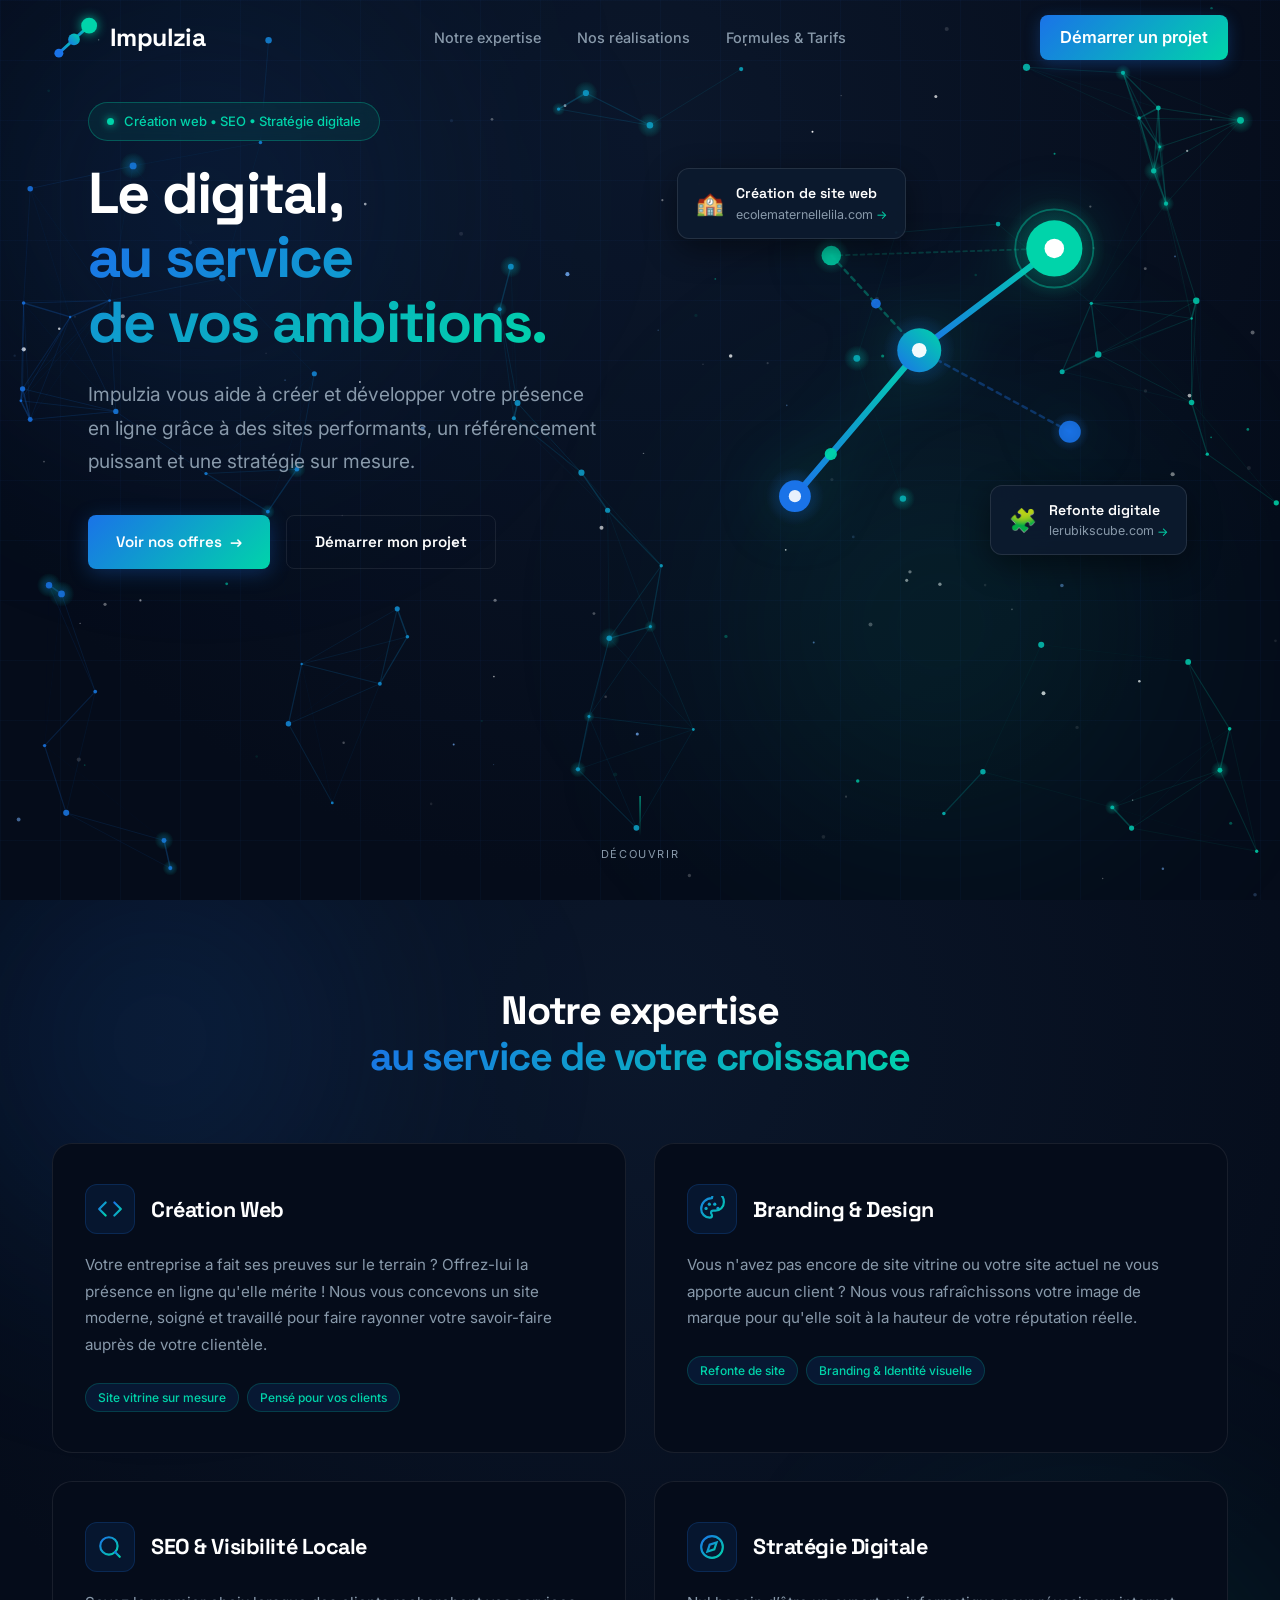
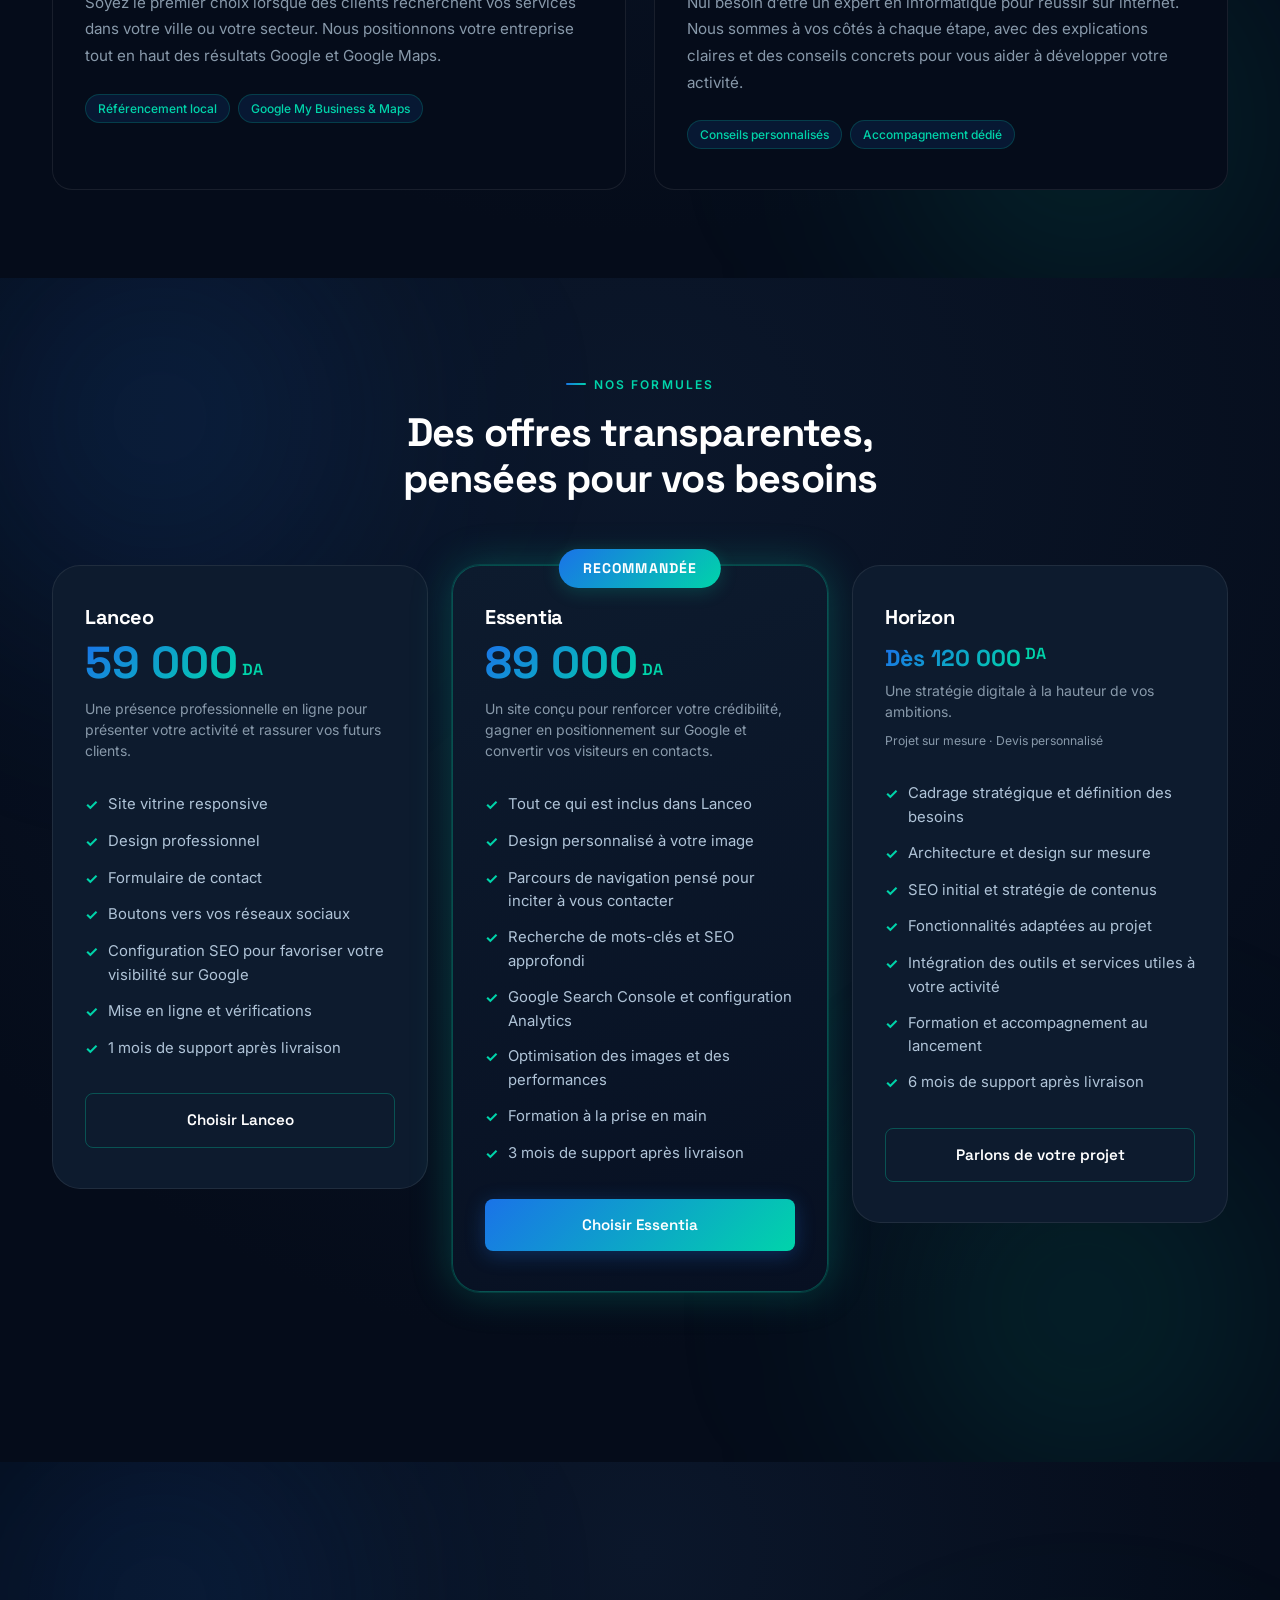
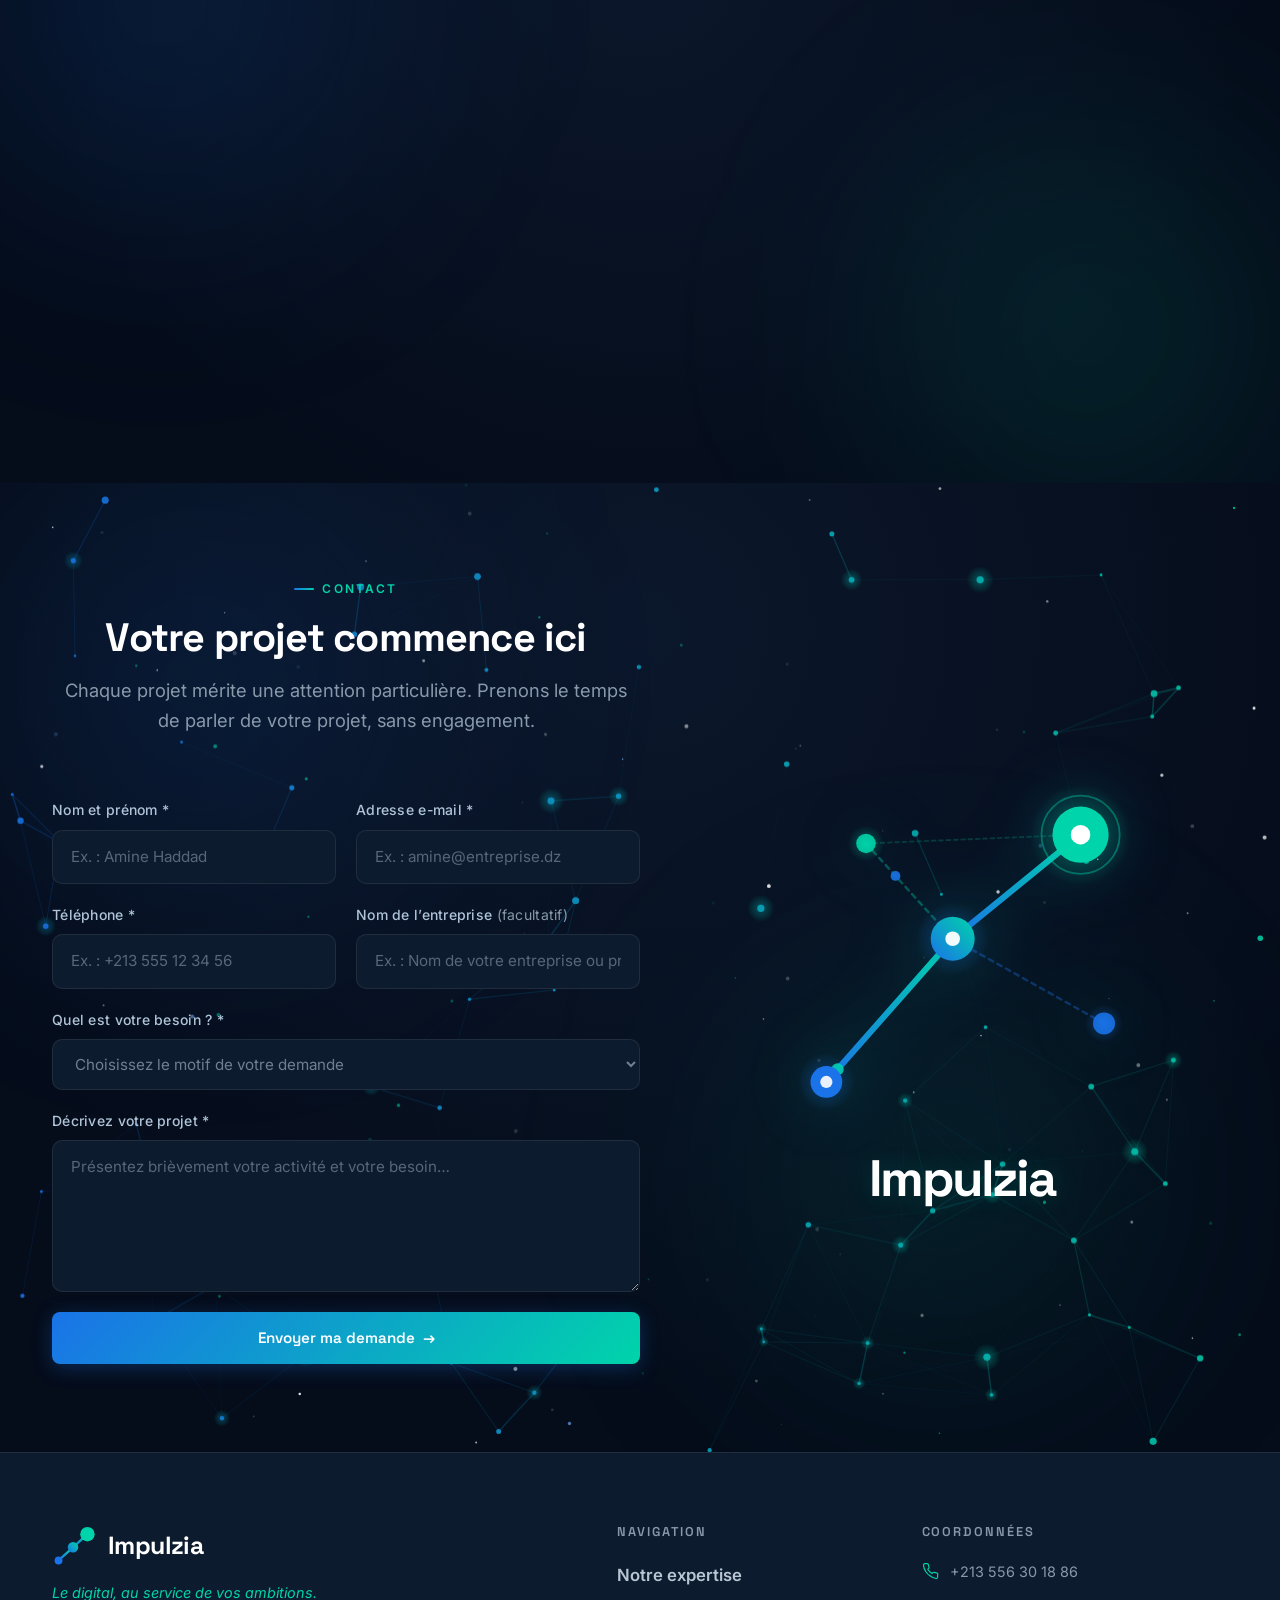
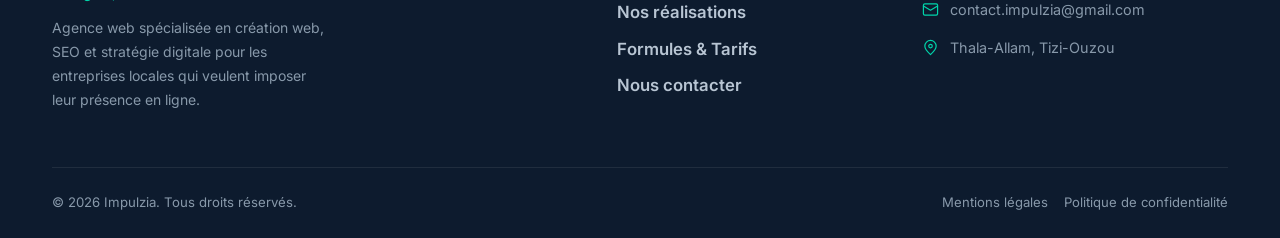
<file: index.html>
<!DOCTYPE html>
<html lang="fr">
<head>
  <meta charset="UTF-8" />
  <meta name="viewport" content="width=device-width, initial-scale=1.0" />
  <meta name="description" content="Impulzia vous aide à créer et développer votre présence en ligne grâce à des sites performants, un référencement puissant et une stratégie sur mesure." />
  <meta name="keywords" content="agence web, création site internet, SEO, référencement, stratégie digitale, site vitrine" />
  <meta property="og:title" content="Impulzia — Le digital, au service de vos ambitions." />
  <meta property="og:description" content="Impulzia vous aide à créer et développer votre présence en ligne grâce à des sites performants, un référencement puissant et une stratégie sur mesure." />
  <meta property="og:type" content="website" />
  <title>Impulzia — Création Web · SEO · Stratégie Digitale</title>
  <link rel="preconnect" href="https://fonts.googleapis.com" />
  <link rel="preconnect" href="https://fonts.gstatic.com" crossorigin />
  <link href="https://fonts.googleapis.com/css2?family=Space+Grotesk:wght@400;500;600;700&family=Inter:wght@300;400;500;600&display=swap" rel="stylesheet" />
  <link rel="icon" type="image/svg+xml" href="favicon.svg" />
  <link rel="stylesheet" href="css/style.css" />
</head>
<body>

  <!-- ══════════════════════════════════════════
       NAVBAR
  ══════════════════════════════════════════ -->
  <nav id="navbar" role="navigation" aria-label="Navigation principale">
    <div class="container nav-inner">

      <a href="index.html#accueil" class="nav-logo" aria-label="Impulzia — Retour à l'accueil">
        <svg width="44" height="44" viewBox="0 0 64 64" overflow="visible" aria-hidden="true" class="nav-logo-svg">
          <defs>
            <linearGradient id="logo-nav" x1="0%" y1="100%" x2="100%" y2="0%">
              <stop offset="0%" stop-color="#1A73E8" />
              <stop offset="100%" stop-color="#00D4AA" />
            </linearGradient>
          </defs>
          <line x1="10" y1="54" x2="32" y2="34" stroke="url(#logo-nav)" stroke-width="4" stroke-linecap="round"/>
          <line x1="32" y1="34" x2="54" y2="14" stroke="url(#logo-nav)" stroke-width="4" stroke-linecap="round"/>
          <circle cx="10" cy="54" r="6.5" fill="#1A73E8"/>
          <circle cx="32" cy="34" r="8.5" fill="url(#logo-nav)"/>
          <circle cx="54" cy="14" r="11.5" fill="#00D4AA" style="filter: drop-shadow(0 0 8px rgba(0,212,170,0.85));"/>
        </svg>
        <span class="nav-wordmark">Impulzia</span>
      </a>

      <ul class="nav-links" id="nav-links" role="list">
        <li><a href="index.html#services">Notre expertise</a></li>
        <li><a href="realisations/index.html">Nos réalisations</a></li>
        <li><a href="index.html#tarifs">Formules &amp; Tarifs</a></li>
      </ul>

      <a href="index.html#contact" class="nav-cta">Démarrer un projet</a>

      <button class="nav-burger" id="nav-burger" aria-label="Ouvrir le menu" aria-expanded="false" aria-controls="nav-links">
        <span></span><span></span><span></span>
      </button>

    </div>
  </nav>


  <!-- ══════════════════════════════════════════
       HERO
  ══════════════════════════════════════════ -->
  <section id="accueil" class="hero" aria-label="Présentation Impulzia">
    <canvas id="particle-canvas" aria-hidden="true"></canvas>
    <div class="hero-glow hero-glow--blue" aria-hidden="true"></div>
    <div class="hero-glow hero-glow--teal" aria-hidden="true"></div>

    <div class="container hero-inner">

      <!-- Content -->
      <div class="hero-content">
        <div class="hero-badge reveal">
          <span class="badge-dot" aria-hidden="true"></span>
          Création web &bull; SEO &bull; Stratégie digitale
        </div>

        <h1 class="hero-title reveal delay-1">
          Le digital,<br>
          <span class="gradient-text">au service<br>de vos ambitions.</span>
        </h1>

        <p class="hero-desc reveal delay-2">
          Impulzia vous aide à créer et développer votre présence en ligne grâce à des sites performants, un référencement puissant et une stratégie sur mesure.
        </p>

        <div class="hero-actions reveal delay-3">
          <a href="#tarifs" class="btn btn--primary" id="hero-cta-tarifs">
            Voir nos offres <span class="btn-arrow" aria-hidden="true">→</span>
          </a>
          <a href="#contact" class="btn btn--ghost" id="hero-cta-contact">Démarrer mon projet</a>
        </div>

      </div>

      <!-- Visual -->
      <div class="hero-visual reveal delay-2" aria-hidden="true">
        <div class="hero-logo-mark">
          <svg class="hero-svg neural-articulated-svg" id="neural-svg" viewBox="0 0 360 360" fill="none" overflow="visible">
            <defs>
              <linearGradient id="neural-grad" x1="0%" y1="100%" x2="100%" y2="0%">
                <stop offset="0%" stop-color="#1A73E8"/>
                <stop offset="100%" stop-color="#00D4AA"/>
              </linearGradient>
              <radialGradient id="node-glow-teal" cx="50%" cy="50%" r="50%">
                <stop offset="0%" stop-color="#00D4AA" stop-opacity="0.85"/>
                <stop offset="45%" stop-color="#00D4AA" stop-opacity="0.2"/>
                <stop offset="100%" stop-color="#00D4AA" stop-opacity="0"/>
              </radialGradient>
              <radialGradient id="node-glow-blue" cx="50%" cy="50%" r="50%">
                <stop offset="0%" stop-color="#1A73E8" stop-opacity="0.85"/>
                <stop offset="45%" stop-color="#1A73E8" stop-opacity="0.2"/>
                <stop offset="100%" stop-color="#1A73E8" stop-opacity="0"/>
              </radialGradient>
            </defs>

            <!-- Articulated Synaptic Links -->
            <g class="neural-links">
              <!-- Secondary branches -->
              <line id="link-d-b" x1="285" y1="230" x2="180" y2="180" stroke="rgba(26,115,232,0.35)" stroke-width="2" stroke-dasharray="4 4" stroke-linecap="round"/>
              <line id="link-e-b" x1="95" y1="100" x2="180" y2="180" stroke="rgba(0,212,170,0.35)" stroke-width="2" stroke-dasharray="4 4" stroke-linecap="round"/>
              <line id="link-e-c" x1="95" y1="100" x2="270" y2="80" stroke="rgba(0,212,170,0.2)" stroke-width="1.5" stroke-dasharray="3 3" stroke-linecap="round"/>
              
              <!-- Primary trajectory links (Impulzia Logo backbone) -->
              <line id="link-a-b" x1="75" y1="285" x2="180" y2="180" stroke="url(#neural-grad)" stroke-width="5" stroke-linecap="round"/>
              <line id="link-b-c" x1="180" y1="180" x2="270" y2="80" stroke="url(#neural-grad)" stroke-width="5" stroke-linecap="round"/>
            </g>

            <!-- Synaptic light pulses -->
            <circle id="pulse-1" r="5" fill="#00D4AA" opacity="0.95"/>
            <circle id="pulse-2" r="4" fill="#1A73E8" opacity="0.9"/>

            <!-- Concentric pulse ring around apex node -->
            <circle id="ripple-c-ring" cx="270" cy="80" r="32" stroke="#00D4AA" stroke-width="1.5" stroke-opacity="0.4" fill="none" class="neural-pulse-ring"/>

            <!-- Satellite Nodes (Articulated Synapses) -->
            <g id="node-d" class="neural-node">
              <circle cx="285" cy="230" r="16" fill="url(#node-glow-blue)"/>
              <circle cx="285" cy="230" r="9" fill="#1A73E8" opacity="0.9"/>
            </g>
            <g id="node-e" class="neural-node">
              <circle cx="95" cy="100" r="15" fill="url(#node-glow-teal)"/>
              <circle cx="95" cy="100" r="8" fill="#00D4AA" opacity="0.9"/>
            </g>

            <!-- Primary 3 Impulzia Nodes -->
            <!-- Node A (Impulse base) -->
            <g id="node-a" class="neural-node">
              <circle cx="75" cy="285" r="24" fill="url(#node-glow-blue)"/>
              <circle cx="75" cy="285" r="13" fill="#1A73E8"/>
              <circle cx="75" cy="285" r="5" fill="#FFFFFF" opacity="0.9"/>
            </g>

            <!-- Node B (Core joint) -->
            <g id="node-b" class="neural-node">
              <circle cx="180" cy="180" r="30" fill="url(#node-glow-blue)"/>
              <circle cx="180" cy="180" r="18" fill="url(#neural-grad)"/>
              <circle cx="180" cy="180" r="6" fill="#FFFFFF" opacity="0.95"/>
            </g>

            <!-- Node C (Signal apex) -->
            <g id="node-c" class="neural-node">
              <circle cx="270" cy="80" r="42" fill="url(#node-glow-teal)"/>
              <circle cx="270" cy="80" r="23" fill="#00D4AA"/>
              <circle cx="270" cy="80" r="8" fill="#FFFFFF"/>
            </g>
          </svg>

          <!-- Piliers d’Impulzia : affichés uniquement sur mobile -->
          <div class="hero-mobile-pillars" aria-label="Les trois piliers d’Impulzia">
            <span class="hero-mobile-pillar hero-mobile-pillar--web">Création web</span>
            <span class="hero-mobile-pillar hero-mobile-pillar--seo">SEO</span>
            <span class="hero-mobile-pillar hero-mobile-pillar--strategy">Stratégie digitale</span>
          </div>

          <!-- Floating showcase cards -->
          <a href="realisations/ecole-maternelle-lila.html" class="float-card float-card--1" aria-label="Voir la réalisation École Maternelle Lila">
            <span class="float-card-icon">🏫</span>
            <div>
              <div class="float-card-title">Création de site web</div>
              <div class="float-card-sub">ecolematernellelila.com <span class="card-ext-icon">→</span></div>
            </div>
          </a>

          <a href="realisations/le-rubiks-cube.html" class="float-card float-card--2" aria-label="Voir la réalisation Le Rubik’s Cube">
            <span class="float-card-icon">🧩</span>
            <div>
              <div class="float-card-title">Refonte digitale</div>
              <div class="float-card-sub">lerubikscube.com <span class="card-ext-icon">→</span></div>
            </div>
          </a>
        </div>
      </div>

    </div>

    <div class="hero-scroll-hint" aria-hidden="true">
      <div class="scroll-line"></div>
      <span>Découvrir</span>
    </div>
  </section>


  <!-- ══════════════════════════════════════════
       SERVICES
  ══════════════════════════════════════════ -->
  <section id="services" class="section section--animated-bg" aria-label="Nos services">
    <div class="pricing-glow pricing-glow--blue" aria-hidden="true"></div>
    <div class="pricing-glow pricing-glow--teal" aria-hidden="true"></div>
    <div class="container">

      <header class="section-header reveal">
        <h2 class="section-title services-title">Notre expertise<br><span class="gradient-text">au service de votre croissance</span></h2>
      </header>

      <div class="services-grid" role="list">

        <!-- Création Web -->
        <article class="service-card reveal" role="listitem">
          <div class="service-header">
          <div class="service-icon" aria-hidden="true">
            <svg width="26" height="26" viewBox="0 0 24 24" fill="none" stroke-width="2" stroke-linecap="round" stroke-linejoin="round">
              <defs>
                <linearGradient id="svc-g1" x1="0" y1="0" x2="1" y2="1">
                  <stop offset="0%" stop-color="#1A73E8"/><stop offset="100%" stop-color="#00D4AA"/>
                </linearGradient>
              </defs>
              <polyline points="16 18 22 12 16 6" stroke="url(#svc-g1)"/>
              <polyline points="8 6 2 12 8 18" stroke="url(#svc-g1)"/>
            </svg>
          </div>
          <h3 class="service-title">Création Web</h3>
          </div>
          <p class="service-desc">Votre entreprise a fait ses preuves sur le terrain ? Offrez-lui la présence en ligne qu'elle mérite ! Nous vous concevons un site moderne, soigné et travaillé pour faire rayonner votre savoir-faire auprès de votre clientèle.</p>
          <div class="service-tags">
            <span class="tag">Site vitrine sur mesure</span>
            <span class="tag">Pensé pour vos clients</span>
          </div>
          <div class="service-hover-line" aria-hidden="true"></div>
        </article>

        <!-- 2. Branding & Design -->
        <article class="service-card reveal delay-1" role="listitem">
          <div class="service-header">
          <div class="service-icon" aria-hidden="true">
            <svg width="26" height="26" viewBox="0 0 24 24" fill="none" stroke-width="2" stroke-linecap="round" stroke-linejoin="round">
              <defs>
                <linearGradient id="svc-g2" x1="0%" y1="0%" x2="1" y2="1">
                  <stop offset="0%" stop-color="#1A73E8"/><stop offset="100%" stop-color="#00D4AA"/>
                </linearGradient>
              </defs>
              <path d="M12 2C6.48 2 2 6.48 2 12c0 4.41 3.59 8 8 8 1.1 0 2-.9 2-2 0-.46-.17-.89-.44-1.22-.27-.33-.44-.76-.44-1.22 0-1.1.9-2 2-2h1.88c4.42 0 8-3.58 8-8 0-5.52-4.48-10-10-10z" stroke="url(#svc-g2)"/>
              <circle cx="6.5" cy="11.5" r="1.5" fill="url(#svc-g2)"/>
              <circle cx="9.5" cy="7.5" r="1.5" fill="url(#svc-g2)"/>
              <circle cx="14.5" cy="7.5" r="1.5" fill="url(#svc-g2)"/>
              <circle cx="17.5" cy="11.5" r="1.5" fill="url(#svc-g2)"/>
            </svg>
          </div>
          <h3 class="service-title">Branding &amp; Design</h3>
          </div>
          <p class="service-desc">Vous n'avez pas encore de site vitrine ou votre site actuel ne vous apporte aucun client ? Nous vous rafraîchissons votre image de marque pour qu'elle soit à la hauteur de votre réputation réelle.</p>
          <div class="service-tags">
            <span class="tag">Refonte de site</span>
            <span class="tag">Branding &amp; Identité visuelle</span>
          </div>
          <div class="service-hover-line" aria-hidden="true"></div>
        </article>

        <!-- 3. SEO & Visibilité Locale -->
        <article class="service-card reveal delay-2" role="listitem">
          <div class="service-header">
          <div class="service-icon" aria-hidden="true">
            <svg width="26" height="26" viewBox="0 0 24 24" fill="none" stroke-width="2" stroke-linecap="round">
              <defs>
                <linearGradient id="svc-g2" x1="0" y1="0" x2="1" y2="1">
                  <stop offset="0%" stop-color="#1A73E8"/><stop offset="100%" stop-color="#00D4AA"/>
                </linearGradient>
              </defs>
              <circle cx="11" cy="11" r="8" stroke="url(#svc-g2)"/>
              <line x1="21" y1="21" x2="16.65" y2="16.65" stroke="url(#svc-g2)"/>
            </svg>
          </div>
          <h3 class="service-title">SEO &amp; Visibilité Locale</h3>
          </div>
          <p class="service-desc">Soyez le premier choix lorsque des clients recherchent vos services dans votre ville ou votre secteur. Nous positionnons votre entreprise tout en haut des résultats Google et Google Maps.</p>
          <div class="service-tags">
            <span class="tag">Référencement local</span>
            <span class="tag">Google My Business &amp; Maps</span>
          </div>
          <div class="service-hover-line" aria-hidden="true"></div>
        </article>

        <!-- 4. Stratégie Digitale -->
        <article class="service-card reveal delay-3" role="listitem">
          <div class="service-header">
          <div class="service-icon" aria-hidden="true">
            <svg width="26" height="26" viewBox="0 0 24 24" fill="none" stroke-width="2" stroke-linecap="round">
              <defs>
                <linearGradient id="svc-g3" x1="0" y1="0" x2="1" y2="1">
                  <stop offset="0%" stop-color="#1A73E8"/><stop offset="100%" stop-color="#00D4AA"/>
                </linearGradient>
              </defs>
              <circle cx="12" cy="12" r="10" stroke="url(#svc-g3)"/>
              <polygon points="16.24 7.76 14.12 14.12 7.76 16.24 9.88 9.88 16.24 7.76" stroke="url(#svc-g3)"/>
            </svg>
          </div>
          <h3 class="service-title">Stratégie Digitale</h3>
          </div>
          <p class="service-desc">Nul besoin d’être un expert en informatique pour réussir sur internet. Nous sommes à vos côtés à chaque étape, avec des explications claires et des conseils concrets pour vous aider à développer votre activité.</p>
          <div class="service-tags">
            <span class="tag">Conseils personnalisés</span>
            <span class="tag">Accompagnement dédié</span>
          </div>
          <div class="service-hover-line" aria-hidden="true"></div>
        </article>

      </div>
    </div>
  </section>





  <!-- ══════════════════════════════════════════
       TARIFS
  ══════════════════════════════════════════ -->
  <section id="tarifs" class="section section--abyss pricing-section pricing-section--animated" aria-label="Nos tarifs">
    <div class="pricing-glow pricing-glow--blue" aria-hidden="true"></div>
    <div class="pricing-glow pricing-glow--teal" aria-hidden="true"></div>
    <div class="container pricing-section-inner">

      <header class="section-header reveal">
        <span class="section-tag">Nos formules</span>
        <h2 class="section-title">Des offres transparentes,<br>pensées pour vos besoins</h2>
      </header>

      <div class="pricing-grid" role="list">

        <!-- Lanceo -->
        <article class="pricing-card reveal" role="listitem">
          <header class="pricing-header">
            <h3 class="pricing-name">Lanceo</h3>
            <div class="pricing-price-row">
              <div class="pricing-price" aria-label="Prix indicatif : 59 000 dinars algériens">
                <span class="price-amount">59 000</span>
                <span class="price-currency">DA</span>
              </div>
            </div>
            <p class="pricing-sub">Une présence professionnelle en ligne pour présenter votre activité et rassurer vos futurs clients.</p>
          </header>
          <ul class="pricing-features" aria-label="Prestations incluses dans Lanceo">
            <li><span class="feat-check" aria-hidden="true">✓</span> Site vitrine responsive</li>
            <li><span class="feat-check" aria-hidden="true">✓</span> Design professionnel</li>
            <li><span class="feat-check" aria-hidden="true">✓</span> Formulaire de contact</li>
            <li><span class="feat-check" aria-hidden="true">✓</span> Boutons vers vos réseaux sociaux</li>
            <li><span class="feat-check" aria-hidden="true">✓</span> Configuration SEO pour favoriser votre visibilité sur Google</li>
            <li><span class="feat-check" aria-hidden="true">✓</span> Mise en ligne et vérifications</li>
            <li><span class="feat-check" aria-hidden="true">✓</span> 1 mois de support après livraison</li>
          </ul>
          <a href="#contact" class="btn btn--ghost btn--full" id="cta-lanceo">Choisir Lanceo</a>
        </article>

        <!-- Essentia — Offre recommandée -->
        <article class="pricing-card pricing-card--featured reveal delay-1" role="listitem">
          <div class="pricing-badge" aria-label="Offre recommandée">Recommandée</div>
          <header class="pricing-header">
            <h3 class="pricing-name">Essentia</h3>
            <div class="pricing-price-row">
              <div class="pricing-price" aria-label="Prix indicatif : 89 000 dinars algériens">
                <span class="price-amount">89 000</span>
                <span class="price-currency">DA</span>
              </div>
            </div>
            <p class="pricing-sub">Un site conçu pour renforcer votre crédibilité, gagner en positionnement sur Google et convertir vos visiteurs en contacts.</p>
          </header>
          <ul class="pricing-features" aria-label="Prestations incluses dans Essentia">
            <li><span class="feat-check" aria-hidden="true">✓</span> Tout ce qui est inclus dans Lanceo</li>
            <li><span class="feat-check" aria-hidden="true">✓</span> Design personnalisé à votre image</li>
            <li><span class="feat-check" aria-hidden="true">✓</span> Parcours de navigation pensé pour inciter à vous contacter</li>
            <li><span class="feat-check" aria-hidden="true">✓</span> Recherche de mots-clés et SEO approfondi</li>
            <li><span class="feat-check" aria-hidden="true">✓</span> Google Search Console et configuration Analytics</li>
            <li><span class="feat-check" aria-hidden="true">✓</span> Optimisation des images et des performances</li>
            <li><span class="feat-check" aria-hidden="true">✓</span> Formation à la prise en main</li>
            <li><span class="feat-check" aria-hidden="true">✓</span> 3 mois de support après livraison</li>
          </ul>
          <a href="#contact" class="btn btn--primary btn--full" id="cta-essentia">Choisir Essentia</a>
        </article>

        <!-- Horizon -->
        <article class="pricing-card reveal delay-2" role="listitem">
          <header class="pricing-header">
            <h3 class="pricing-name">Horizon</h3>
            <div class="pricing-price pricing-price--custom" aria-label="Prix indicatif à partir de 120 000 dinars algériens">
              <span class="price-amount">Dès 120 000</span>
              <span class="price-currency">DA</span>
            </div>
            <p class="pricing-sub">Une stratégie digitale à la hauteur de vos ambitions.</p>
            <p class="pricing-limit">Projet sur mesure · Devis personnalisé</p>
          </header>
          <ul class="pricing-features" aria-label="Prestations incluses dans Horizon">
            <li><span class="feat-check" aria-hidden="true">✓</span> Cadrage stratégique et définition des besoins</li>
            <li><span class="feat-check" aria-hidden="true">✓</span> Architecture et design sur mesure</li>
            <li><span class="feat-check" aria-hidden="true">✓</span> SEO initial et stratégie de contenus</li>
            <li><span class="feat-check" aria-hidden="true">✓</span> Fonctionnalités adaptées au projet</li>
            <li><span class="feat-check" aria-hidden="true">✓</span> Intégration des outils et services utiles à votre activité</li>
            <li><span class="feat-check" aria-hidden="true">✓</span> Formation et accompagnement au lancement</li>
            <li><span class="feat-check" aria-hidden="true">✓</span> 6 mois de support après livraison</li>
          </ul>
          <a href="#contact" class="btn btn--ghost btn--full" id="cta-horizon">Parlons de votre projet</a>
        </article>

      </div>

      <p class="pricing-note reveal">
        Prix indicatifs, susceptibles d'évoluer selon le périmètre du projet. Le nom de domaine et l'hébergement sont facturés séparément, selon les frais du prestataire.
        <a href="#contact">Contactez-nous</a> pour un devis personnalisé.
      </p>
    </div>
  </section>


  <!-- ══════════════════════════════════════════
       À PROPOS & TÉMOIGNAGES
  ══════════════════════════════════════════ -->
  <section id="apropos" class="section section--animated-bg" aria-label="Présentation d’Impulzia et témoignages">
    <div class="pricing-glow pricing-glow--blue" aria-hidden="true"></div>
    <div class="pricing-glow pricing-glow--teal" aria-hidden="true"></div>
    <div class="container">
      <div class="about-grid">
        <div class="about-content reveal">
          <h2 class="section-title about-title" style="text-align:left; margin-bottom:28px;">Une vision claire,<br><span class="gradient-text">des résultats durables.</span></h2>
          <p class="about-text">Créer un site internet ne consiste pas seulement à soigner son apparence. Il doit refléter votre activité, inspirer confiance à vos visiteurs et vous aider à atteindre vos objectifs.</p>
          <p class="about-text">Chez Impulzia, chaque projet est pensé en fonction de vos besoins, de votre marché et de votre budget. De la conception à la mise en ligne, nous privilégions des solutions pertinentes, une approche transparente et des choix adaptés à vos ambitions.</p>
        </div>
        <div id="temoignages" class="testimonials-section reveal delay-1">
          <header class="section-header">
            <span class="section-tag">Vos témoignages</span>
          </header>
          <div class="testimonial-carousel" aria-roledescription="carrousel" aria-label="Témoignages clients">
            <div class="testimonial-viewport">
              <div class="testimonial-track" role="list">
                <blockquote class="testimonial-card" role="listitem"><div class="testimonial-stars" aria-hidden="true">★★★★★</div><p class="testimonial-quote">Je voulais un site professionnel pour présenter mon cabinet et permettre à mes clients de me contacter plus facilement. Le projet a été bien cadré et le résultat correspond à ce que je recherchais.</p><footer class="testimonial-author"><div class="testimonial-avatar" aria-hidden="true">KL</div><div><div class="testimonial-name">Karim L.</div><div class="testimonial-role">Cabinet dentaire · Tizi Ouzou</div></div></footer></blockquote>
                <blockquote class="testimonial-card" role="listitem"><div class="testimonial-stars" aria-hidden="true">★★★★★</div><p class="testimonial-quote">Notre ancien site ne reflétait plus l’image actuelle de notre imprimerie. Nous avions besoin de revoir le design et de mieux présenter nos services. L’accompagnement nous a permis d’y voir plus clair et de repartir sur une base plus cohérente.</p><footer class="testimonial-author"><div class="testimonial-avatar" aria-hidden="true">AA</div><div><div class="testimonial-name">M. Aït-Amar</div><div class="testimonial-role">Imprimerie · Draâ Ben Khedda</div></div></footer></blockquote>
                <blockquote class="testimonial-card" role="listitem"><div class="testimonial-stars" aria-hidden="true">★★★★★</div><p class="testimonial-quote">J’avais besoin de quelqu’un capable de comprendre mon projet et de me conseiller sans compliquer les choses. Les échanges ont été clairs, les propositions adaptées à mes besoins et j’ai pu avancer comme il se doit sur mon projet.</p><footer class="testimonial-author"><div class="testimonial-avatar" aria-hidden="true">S</div><div><div class="testimonial-name">Sonia</div><div class="testimonial-role">Boutique en ligne · E-commerce</div></div></footer></blockquote>
                <blockquote class="testimonial-card" role="listitem"><div class="testimonial-stars" aria-hidden="true">★★★★★</div><p class="testimonial-quote">Nous voulions un site vitrine pour faire connaître notre établissement et montrer aux parents ce que nous proposons aux enfants. Nous avons été bien accompagnés et sommes ravis d’avoir un site qui présente bien notre école.</p><footer class="testimonial-author"><div class="testimonial-avatar" aria-hidden="true">EL</div><div><div class="testimonial-name">École Maternelle Lila</div><div class="testimonial-role">Établissement scolaire · Tizi Ouzou</div></div></footer></blockquote>
              </div>
            </div>
            <div class="testimonial-controls"><button class="testimonial-arrow" type="button" data-testimonial-prev aria-label="Avis précédents">←</button><div class="testimonial-dots" role="group" aria-label="Choisir un avis"></div><button class="testimonial-arrow" type="button" data-testimonial-next aria-label="Avis suivants">→</button></div>
          </div>
        </div>
      </div>
    </div>
  </section>

  <!-- ══════════════════════════════════════════
       CONTACT
  ══════════════════════════════════════════ -->
  <section id="contact" class="section section--contact-hero-bg" aria-label="Nous contacter">
    <canvas id="contact-particle-canvas" class="contact-particle-canvas" aria-hidden="true"></canvas>
    <div class="hero-glow hero-glow--blue" aria-hidden="true"></div>
    <div class="hero-glow hero-glow--teal" aria-hidden="true"></div>
    <div class="container">

      <div class="contact-grid">
        <div class="contact-form-column">
          <header class="section-header reveal">
            <span class="section-tag">Contact</span>
            <h2 class="section-title">Votre projet commence ici</h2>
            <p class="section-desc">Chaque projet mérite une attention particulière. Prenons le temps de parler de votre projet, sans engagement.</p>
          </header>

        <form
          class="contact-form reveal"
          id="contact-form"
          action="https://api.web3forms.com/submit"
          method="POST"
        >
          <input type="hidden" name="access_key" value="320524dd-5ff2-4477-ab93-ca54273c0874">
<input type="hidden" name="subject" value="Nouveau projet via Impulzia">
<input type="hidden" name="from_name" value="Impulzia">
<input type="checkbox" name="botcheck" style="display: none;">

          <div class="form-row">
            <div class="form-group">
              <label for="name">Nom et prénom *</label>
              <input type="text" id="name" name="name" placeholder="Ex. : Amine Haddad" required autocomplete="name" />
            </div>
            <div class="form-group">
              <label for="email">Adresse e-mail *</label>
              <input type="email" id="email" name="email" placeholder="Ex. : amine@entreprise.dz" required autocomplete="email" />
            </div>
          </div>

          <div class="form-row">
            <div class="form-group">
              <label for="phone">Téléphone *</label>
              <input type="tel" id="phone" name="phone" placeholder="Ex. : +213 555 12 34 56" autocomplete="tel" />
            </div>
            <div class="form-group">
              <label for="company">Nom de l’entreprise <span class="form-optional">(facultatif)</span></label>
              <input type="text" id="company" name="company" placeholder="Ex. : Nom de votre entreprise ou projet" autocomplete="organization" />
            </div>
          </div>

          <div class="form-group">
            <label for="reason">Quel est votre besoin ? *</label>
            <select id="reason" name="reason" required>
              <option value="" disabled selected>Choisissez le motif de votre demande</option>
              <option value="Création de site internet">Créer un site internet</option>
              <option value="Refonte de site internet">Refondre ou moderniser un site existant</option>
              <option value="Référencement et visibilité Google">Améliorer ma visibilité sur Google</option>
              <option value="Identité visuelle et branding">Créer ou retravailler mon identité visuelle</option>
              <option value="Conseil en stratégie digitale">Obtenir des conseils en stratégie digitale</option>
              <option value="Autre demande">Autre demande</option>
            </select>
          </div>

          <div class="form-group">
            <label for="message">Décrivez votre projet *</label>
            <textarea id="message" name="message" rows="5" placeholder="Présentez brièvement votre activité et votre besoin…" required></textarea>
          </div>

          <button type="submit" class="btn btn--primary btn--full" id="submit-btn">
            Envoyer ma demande <span class="btn-arrow" aria-hidden="true">→</span>
          </button>
          <div id="form-status" class="form-status" role="status" aria-live="polite" hidden></div>
        </form>
        </div>

        <div class="contact-visual reveal delay-1">
          <div class="contact-neural-mark">
            <svg class="hero-svg neural-articulated-svg contact-neural-svg" id="contact-contact-neural-svg" viewBox="0 0 360 360" fill="none" overflow="visible">
            <defs>
              <linearGradient id="contact-neural-grad" x1="0%" y1="100%" x2="100%" y2="0%">
                <stop offset="0%" stop-color="#1A73E8"/>
                <stop offset="100%" stop-color="#00D4AA"/>
              </linearGradient>
              <radialGradient id="contact-node-glow-teal" cx="50%" cy="50%" r="50%">
                <stop offset="0%" stop-color="#00D4AA" stop-opacity="0.85"/>
                <stop offset="45%" stop-color="#00D4AA" stop-opacity="0.2"/>
                <stop offset="100%" stop-color="#00D4AA" stop-opacity="0"/>
              </radialGradient>
              <radialGradient id="contact-node-glow-blue" cx="50%" cy="50%" r="50%">
                <stop offset="0%" stop-color="#1A73E8" stop-opacity="0.85"/>
                <stop offset="45%" stop-color="#1A73E8" stop-opacity="0.2"/>
                <stop offset="100%" stop-color="#1A73E8" stop-opacity="0"/>
              </radialGradient>
            </defs>

            <!-- Articulated Synaptic Links -->
            <g class="neural-links">
              <!-- Secondary branches -->
              <line id="contact-link-d-b" x1="285" y1="230" x2="180" y2="180" stroke="rgba(26,115,232,0.35)" stroke-width="2" stroke-dasharray="4 4" stroke-linecap="round"/>
              <line id="contact-link-e-b" x1="95" y1="100" x2="180" y2="180" stroke="rgba(0,212,170,0.35)" stroke-width="2" stroke-dasharray="4 4" stroke-linecap="round"/>
              <line id="contact-link-e-c" x1="95" y1="100" x2="270" y2="80" stroke="rgba(0,212,170,0.2)" stroke-width="1.5" stroke-dasharray="3 3" stroke-linecap="round"/>
              
              <!-- Primary trajectory links (Impulzia Logo backbone) -->
              <line id="contact-link-a-b" x1="75" y1="285" x2="180" y2="180" stroke="url(#neural-grad)" stroke-width="5" stroke-linecap="round"/>
              <line id="contact-link-b-c" x1="180" y1="180" x2="270" y2="80" stroke="url(#neural-grad)" stroke-width="5" stroke-linecap="round"/>
            </g>

            <!-- Synaptic light pulses -->
            <circle id="contact-pulse-1" r="5" fill="#00D4AA" opacity="0.95"/>
            <circle id="contact-pulse-2" r="4" fill="#1A73E8" opacity="0.9"/>

            <!-- Concentric pulse ring around apex node -->
            <circle id="contact-ripple-c-ring" cx="270" cy="80" r="32" stroke="#00D4AA" stroke-width="1.5" stroke-opacity="0.4" fill="none" class="neural-pulse-ring"/>

            <!-- Satellite Nodes (Articulated Synapses) -->
            <g id="contact-node-d" class="neural-node">
              <circle cx="285" cy="230" r="16" fill="url(#node-glow-blue)"/>
              <circle cx="285" cy="230" r="9" fill="#1A73E8" opacity="0.9"/>
            </g>
            <g id="contact-node-e" class="neural-node">
              <circle cx="95" cy="100" r="15" fill="url(#node-glow-teal)"/>
              <circle cx="95" cy="100" r="8" fill="#00D4AA" opacity="0.9"/>
            </g>

            <!-- Primary 3 Impulzia Nodes -->
            <!-- Node A (Impulse base) -->
            <g id="contact-node-a" class="neural-node">
              <circle cx="75" cy="285" r="24" fill="url(#node-glow-blue)"/>
              <circle cx="75" cy="285" r="13" fill="#1A73E8"/>
              <circle cx="75" cy="285" r="5" fill="#FFFFFF" opacity="0.9"/>
            </g>

            <!-- Node B (Core joint) -->
            <g id="contact-node-b" class="neural-node">
              <circle cx="180" cy="180" r="30" fill="url(#node-glow-blue)"/>
              <circle cx="180" cy="180" r="18" fill="url(#neural-grad)"/>
              <circle cx="180" cy="180" r="6" fill="#FFFFFF" opacity="0.95"/>
            </g>

            <!-- Node C (Signal apex) -->
            <g id="contact-node-c" class="neural-node">
              <circle cx="270" cy="80" r="42" fill="url(#node-glow-teal)"/>
              <circle cx="270" cy="80" r="23" fill="#00D4AA"/>
              <circle cx="270" cy="80" r="8" fill="#FFFFFF"/>
            </g>
          </svg>
          </div>
          <div class="contact-brand" aria-label="Impulzia">
            <span class="contact-brand-wordmark">Impulzia</span>
          </div>
        </div>

      </div>
    </div>
  </section>


  <!-- ══════════════════════════════════════════
       FOOTER
  ══════════════════════════════════════════ -->
  <footer class="footer" role="contentinfo">
    <div class="container">
      <div class="footer-grid">

        <div class="footer-brand">
          <a href="index.html#accueil" class="nav-logo footer-logo" aria-label="Impulzia — Retour en haut">
            <svg width="42" height="42" viewBox="0 0 64 64" overflow="visible" aria-hidden="true">
              <defs>
                <linearGradient id="logo-footer" x1="0%" y1="100%" x2="100%" y2="0%">
                  <stop offset="0%" stop-color="#1A73E8"/>
                  <stop offset="100%" stop-color="#00D4AA"/>
                </linearGradient>
              </defs>
              <line x1="10" y1="54" x2="32" y2="34" stroke="url(#logo-footer)" stroke-width="3.5" stroke-linecap="round"/>
              <line x1="32" y1="34" x2="54" y2="14" stroke="url(#logo-footer)" stroke-width="3.5" stroke-linecap="round"/>
              <circle cx="10" cy="54" r="6"  fill="#1A73E8"/>
              <circle cx="32" cy="34" r="8"  fill="url(#logo-footer)"/>
              <circle cx="54" cy="14" r="11" fill="#00D4AA"/>
            </svg>
            <span class="nav-wordmark">Impulzia</span>
          </a>
          <p class="footer-tagline">Le digital, au service de vos ambitions.</p>
          <p class="footer-desc">Agence web spécialisée en création web, SEO et stratégie digitale pour les entreprises locales qui veulent imposer leur présence en ligne.</p>
        </div>

        <nav class="footer-links footer-main-links" aria-label="Navigation">
          <h2 class="footer-heading">Navigation</h2>
          <ul role="list">
            <li><a href="index.html#services">Notre expertise</a></li>
            <li><a href="realisations/index.html">Nos réalisations</a></li>
            <li><a href="index.html#tarifs">Formules &amp; Tarifs</a></li>
            <li><a href="index.html#contact">Nous contacter</a></li>
          </ul>
        </nav>

        <div class="footer-contact">
          <h2 class="footer-heading">Coordonnées</h2>
          <ul role="list">
            <li><svg viewBox="0 0 24 24" aria-hidden="true"><path d="M22 16.92v3a2 2 0 0 1-2.18 2A19.8 19.8 0 0 1 11.19 18a19.5 19.5 0 0 1-6-6A19.8 19.8 0 0 1 2.09 3.18 2 2 0 0 1 4.08 1h3a2 2 0 0 1 2 1.72c.12.96.35 1.9.69 2.8a2 2 0 0 1-.45 2.11L8.05 8.91a16 16 0 0 0 6 6l1.27-1.27a2 2 0 0 1 2.11-.45c.9.34 1.84.57 2.8.69A2 2 0 0 1 22 16.92z"/></svg><a href="tel:+213556301886">+213 556 30 18 86</a></li>
            <li><svg viewBox="0 0 24 24" aria-hidden="true"><rect x="2" y="4" width="20" height="16" rx="2"/><path d="m22 7-10 6L2 7"/></svg><a href="mailto:contact.impulzia@gmail.com">contact.impulzia@gmail.com</a></li>
            <li><svg viewBox="0 0 24 24" aria-hidden="true"><path d="M20 10c0 5-8 12-8 12S4 15 4 10a8 8 0 1 1 16 0Z"/><circle cx="12" cy="10" r="2.5"/></svg><span>Thala-Allam, Tizi-Ouzou</span></li>
          </ul>
        </div>

      </div>

      <div class="footer-bottom">
        <p>© 2026 Impulzia. Tous droits réservés.</p>
        <nav class="footer-legal-links" aria-label="Liens légaux"><a href="mentions-legales.html">Mentions légales</a><a href="politique-confidentialite.html">Politique de confidentialité</a></nav>
      </div>
    </div>
  </footer>

  <script src="js/main.js"></script>
</body>
</html>
</file>
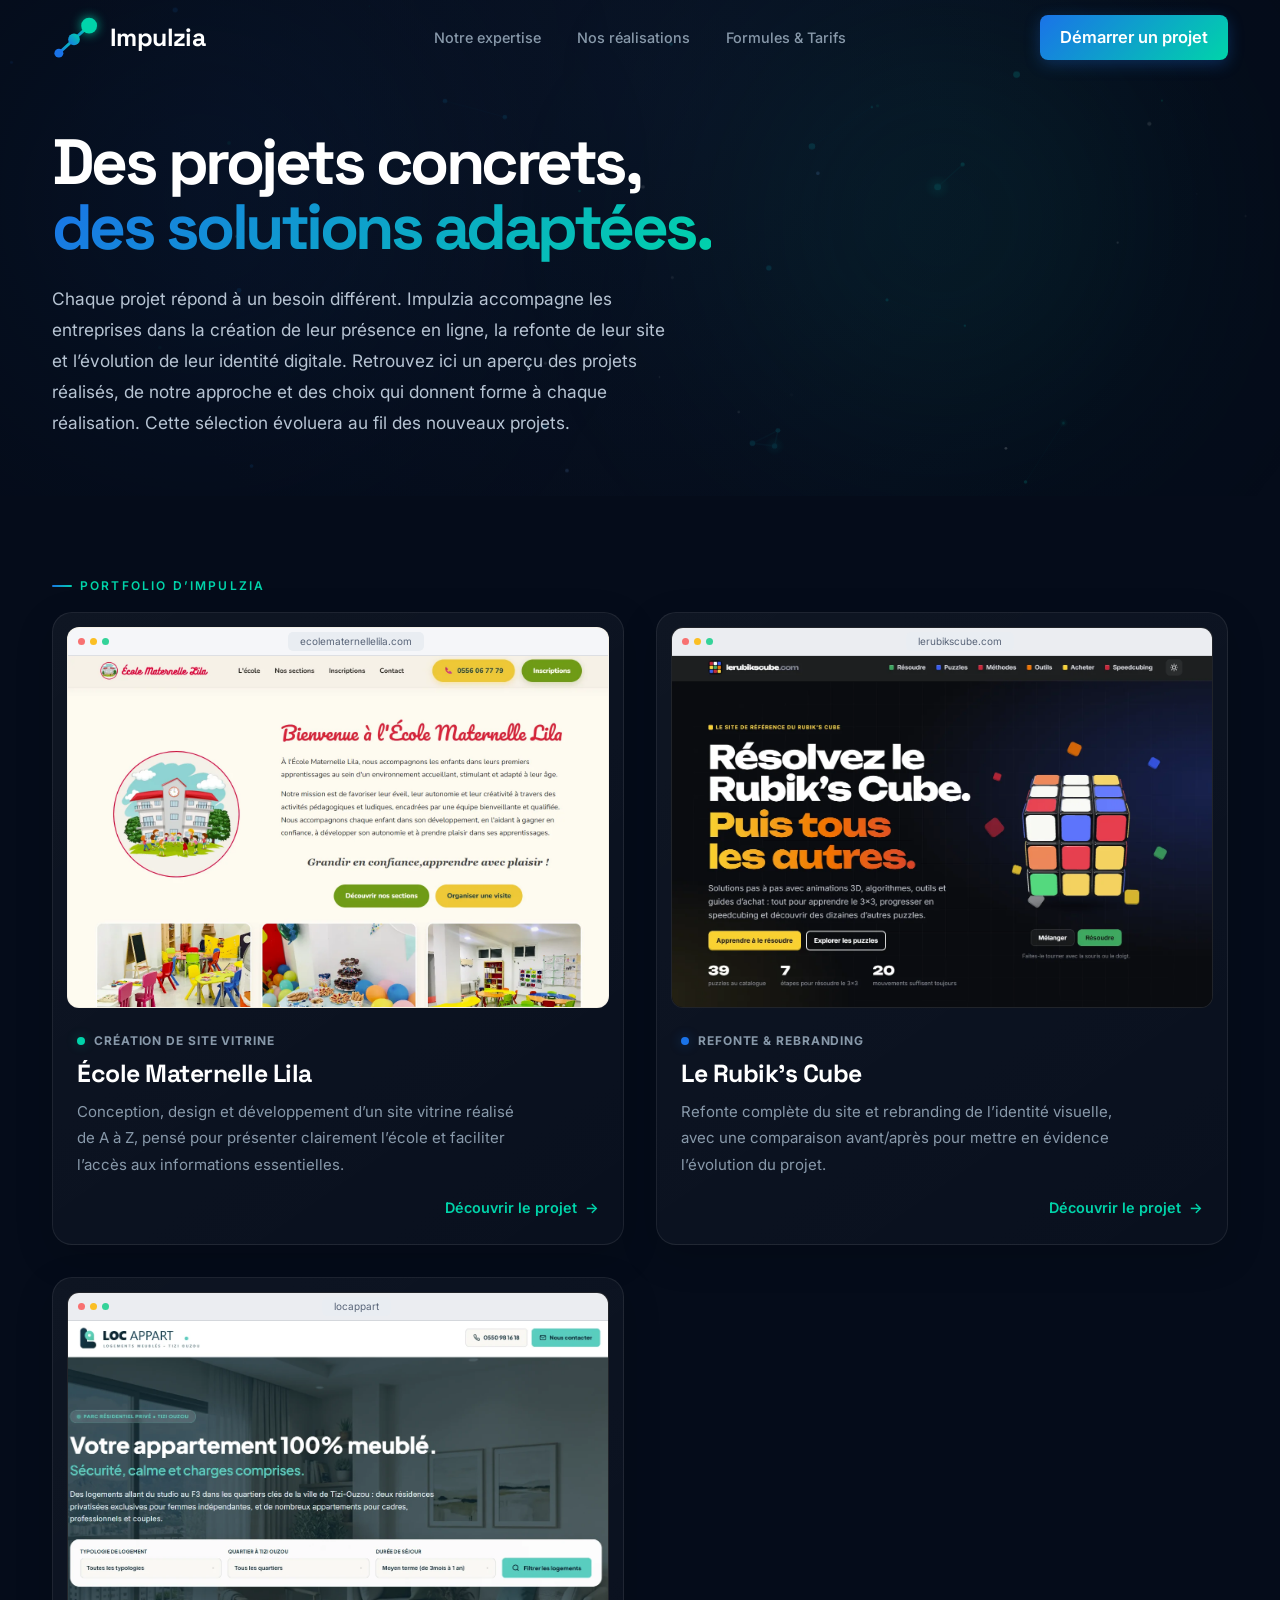
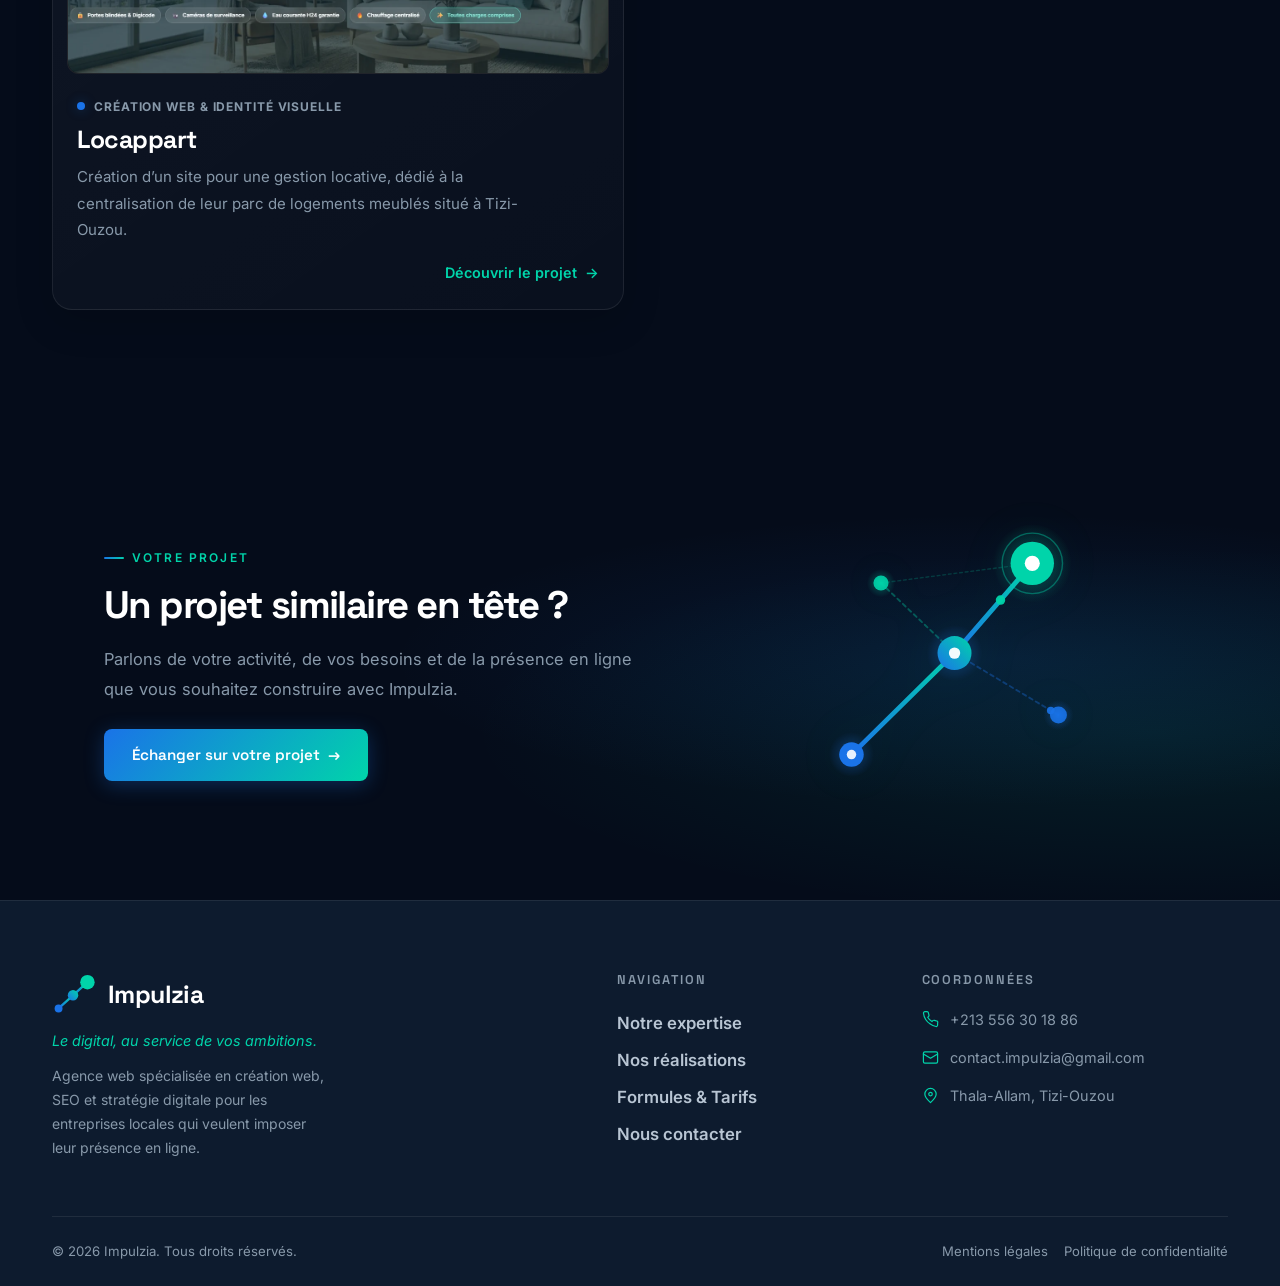
<file: realisations/index.html>
<!DOCTYPE html><html lang="fr"><head><meta charset="UTF-8"><meta name="viewport" content="width=device-width, initial-scale=1.0"><title>Réalisations | Impulzia</title><meta name="description" content="Découvrez les réalisations Impulzia : création de site vitrine, refonte web et rebranding."><link rel="preconnect" href="https://fonts.googleapis.com"><link rel="preconnect" href="https://fonts.gstatic.com" crossorigin><link href="https://fonts.googleapis.com/css2?family=Space+Grotesk:wght@400;500;600;700&family=Inter:wght@300;400;500;600&display=swap" rel="stylesheet"><link rel="icon" type="image/svg+xml" href="../favicon.svg"><link rel="stylesheet" href="../css/style.css"></head><body class="case-detail"><nav id="navbar" role="navigation" aria-label="Navigation principale">
    <div class="container nav-inner">

      <a href="../index.html#accueil" class="nav-logo" aria-label="Impulzia — Retour à l'accueil">
        <svg width="44" height="44" viewBox="0 0 64 64" overflow="visible" aria-hidden="true" class="nav-logo-svg">
          <defs>
            <linearGradient id="logo-nav" x1="0%" y1="100%" x2="100%" y2="0%">
              <stop offset="0%" stop-color="#1A73E8" />
              <stop offset="100%" stop-color="#00D4AA" />
            </linearGradient>
          </defs>
          <line x1="10" y1="54" x2="32" y2="34" stroke="url(#logo-nav)" stroke-width="4" stroke-linecap="round"/>
          <line x1="32" y1="34" x2="54" y2="14" stroke="url(#logo-nav)" stroke-width="4" stroke-linecap="round"/>
          <circle cx="10" cy="54" r="6.5" fill="#1A73E8"/>
          <circle cx="32" cy="34" r="8.5" fill="url(#logo-nav)"/>
          <circle cx="54" cy="14" r="11.5" fill="#00D4AA" style="filter: drop-shadow(0 0 8px rgba(0,212,170,0.85));"/>
        </svg>
        <span class="nav-wordmark">Impulzia</span>
      </a>

      <ul class="nav-links" id="nav-links" role="list">
        <li><a href="../index.html#services">Notre expertise</a></li>
        <li><a href="../realisations/index.html">Nos réalisations</a></li>
        <li><a href="../index.html#tarifs">Formules &amp; Tarifs</a></li>
      </ul>

      <a href="../index.html#contact" class="nav-cta">Démarrer un projet</a>

      <button class="nav-burger" id="nav-burger" aria-label="Ouvrir le menu" aria-expanded="false" aria-controls="nav-links">
        <span></span><span></span><span></span>
      </button>

    </div>
  </nav><main><section class="case-hero portfolio-list-hero"><canvas id="particle-canvas" aria-hidden="true"></canvas><div class="hero-glow hero-glow--blue" aria-hidden="true"></div><div class="hero-glow hero-glow--teal" aria-hidden="true"></div><div class="container"><h1 class="case-title">Des projets concrets,<br><span class="gradient-text">des solutions adaptées.</span></h1><p class="case-intro">Chaque projet répond à un besoin différent. Impulzia accompagne les entreprises dans la création de leur présence en ligne, la refonte de leur site et l’évolution de leur identité digitale. Retrouvez ici un aperçu des projets réalisés, de notre approche et des choix qui donnent forme à chaque réalisation. Cette sélection évoluera au fil des nouveaux projets.</p></div></section><section class="case-content portfolio-list-content"><div class="container"><div class="portfolio-list-heading"><span class="section-tag">Portfolio d’Impulzia</span></div><div class="portfolio-grid"><article class="portfolio-card"><a class="portfolio-preview" href="ecole-maternelle-lila.html"><div class="portfolio-browser-bar"><span></span><span></span><span></span><div class="portfolio-address">ecolematernellelila.com</div></div><img src="../assets/realisations/lila/accueil-desktop.webp" alt="Site de l’École Maternelle Lila" loading="lazy"><span class="portfolio-preview-cta">Découvrir <span>→</span></span></a><div class="portfolio-card-content"><div class="portfolio-card-meta"><span class="portfolio-type-dot"></span>Création de site vitrine</div><h2 class="portfolio-card-title">École Maternelle Lila</h2><p class="portfolio-card-desc">Conception, design et développement d’un site vitrine réalisé de A à Z, pensé pour présenter clairement l’école et faciliter l’accès aux informations essentielles.</p><div class="case-card-actions"><a class="case-card-detail" href="ecole-maternelle-lila.html">Découvrir le projet <span aria-hidden="true">→</span></a></div></div></article><article class="portfolio-card"><a class="portfolio-preview portfolio-preview--dark" href="le-rubiks-cube.html"><div class="portfolio-browser-bar"><span></span><span></span><span></span><div class="portfolio-address">lerubikscube.com</div></div><img src="../assets/realisations/rubik/accueil-apres.webp" alt="Nouvelle version du site Le Rubik's Cube" loading="lazy"><span class="portfolio-preview-cta">Découvrir <span>→</span></span></a><div class="portfolio-card-content"><div class="portfolio-card-meta"><span class="portfolio-type-dot portfolio-type-dot--blue"></span>Refonte & rebranding</div><h2 class="portfolio-card-title">Le Rubik's Cube</h2><p class="portfolio-card-desc">Refonte complète du site et rebranding de l’identité visuelle, avec une comparaison avant/après pour mettre en évidence l’évolution du projet.</p><div class="case-card-actions"><a class="case-card-detail" href="le-rubiks-cube.html">Découvrir le projet <span aria-hidden="true">→</span></a></div></div></article><article class="portfolio-card"><a class="portfolio-preview portfolio-preview--dark" href="locappart.html"><div class="portfolio-browser-bar"><span></span><span></span><span></span><div class="portfolio-address">locappart</div></div><img src="../assets/realisations/locappart/accueil-desktop.webp" alt="Page d’accueil du site Locappart" loading="lazy"><span class="portfolio-preview-cta">Découvrir <span>→</span></span></a><div class="portfolio-card-content"><div class="portfolio-card-meta"><span class="portfolio-type-dot portfolio-type-dot--blue"></span>Création web & identité visuelle</div><h2 class="portfolio-card-title">Locappart</h2><p class="portfolio-card-desc">Création d’un site pour une gestion locative, dédié à la centralisation de leur parc de logements meublés situé à Tizi-Ouzou.</p><div class="case-card-actions"><a class="case-card-detail" href="locappart.html">Découvrir le projet <span aria-hidden="true">→</span></a></div></div></article></div></div></section></main><section class="case-cta portfolio-cta"><div class="container portfolio-cta-inner"><div class="portfolio-cta-copy"><span class="section-tag">Votre projet</span><h2 class="case-h2">Un projet similaire en tête&nbsp;?</h2><p>Parlons de votre activité, de vos besoins et de la présence en ligne que vous souhaitez construire avec Impulzia.</p><a class="btn btn--primary" href="../index.html#contact">Échanger sur votre projet <span class="btn-arrow" aria-hidden="true">→</span></a></div><div class="portfolio-cta-visual" aria-hidden="true"><div class="hero-logo-mark"><svg class="hero-svg neural-articulated-svg" id="neural-svg" viewBox="0 0 360 360" fill="none" overflow="visible">
            <defs>
              <linearGradient id="neural-grad" x1="0%" y1="100%" x2="100%" y2="0%">
                <stop offset="0%" stop-color="#1A73E8"/>
                <stop offset="100%" stop-color="#00D4AA"/>
              </linearGradient>
              <radialGradient id="node-glow-teal" cx="50%" cy="50%" r="50%">
                <stop offset="0%" stop-color="#00D4AA" stop-opacity="0.85"/>
                <stop offset="45%" stop-color="#00D4AA" stop-opacity="0.2"/>
                <stop offset="100%" stop-color="#00D4AA" stop-opacity="0"/>
              </radialGradient>
              <radialGradient id="node-glow-blue" cx="50%" cy="50%" r="50%">
                <stop offset="0%" stop-color="#1A73E8" stop-opacity="0.85"/>
                <stop offset="45%" stop-color="#1A73E8" stop-opacity="0.2"/>
                <stop offset="100%" stop-color="#1A73E8" stop-opacity="0"/>
              </radialGradient>
            </defs>

            <!-- Articulated Synaptic Links -->
            <g class="neural-links">
              <!-- Secondary branches -->
              <line id="link-d-b" x1="285" y1="230" x2="180" y2="180" stroke="rgba(26,115,232,0.35)" stroke-width="2" stroke-dasharray="4 4" stroke-linecap="round"/>
              <line id="link-e-b" x1="95" y1="100" x2="180" y2="180" stroke="rgba(0,212,170,0.35)" stroke-width="2" stroke-dasharray="4 4" stroke-linecap="round"/>
              <line id="link-e-c" x1="95" y1="100" x2="270" y2="80" stroke="rgba(0,212,170,0.2)" stroke-width="1.5" stroke-dasharray="3 3" stroke-linecap="round"/>
              
              <!-- Primary trajectory links (Impulzia Logo backbone) -->
              <line id="link-a-b" x1="75" y1="285" x2="180" y2="180" stroke="url(#neural-grad)" stroke-width="5" stroke-linecap="round"/>
              <line id="link-b-c" x1="180" y1="180" x2="270" y2="80" stroke="url(#neural-grad)" stroke-width="5" stroke-linecap="round"/>
            </g>

            <!-- Synaptic light pulses -->
            <circle id="pulse-1" r="5" fill="#00D4AA" opacity="0.95"/>
            <circle id="pulse-2" r="4" fill="#1A73E8" opacity="0.9"/>

            <!-- Concentric pulse ring around apex node -->
            <circle id="ripple-c-ring" cx="270" cy="80" r="32" stroke="#00D4AA" stroke-width="1.5" stroke-opacity="0.4" fill="none" class="neural-pulse-ring"/>

            <!-- Satellite Nodes (Articulated Synapses) -->
            <g id="node-d" class="neural-node">
              <circle cx="285" cy="230" r="16" fill="url(#node-glow-blue)"/>
              <circle cx="285" cy="230" r="9" fill="#1A73E8" opacity="0.9"/>
            </g>
            <g id="node-e" class="neural-node">
              <circle cx="95" cy="100" r="15" fill="url(#node-glow-teal)"/>
              <circle cx="95" cy="100" r="8" fill="#00D4AA" opacity="0.9"/>
            </g>

            <!-- Primary 3 Impulzia Nodes -->
            <!-- Node A (Impulse base) -->
            <g id="node-a" class="neural-node">
              <circle cx="75" cy="285" r="24" fill="url(#node-glow-blue)"/>
              <circle cx="75" cy="285" r="13" fill="#1A73E8"/>
              <circle cx="75" cy="285" r="5" fill="#FFFFFF" opacity="0.9"/>
            </g>

            <!-- Node B (Core joint) -->
            <g id="node-b" class="neural-node">
              <circle cx="180" cy="180" r="30" fill="url(#node-glow-blue)"/>
              <circle cx="180" cy="180" r="18" fill="url(#neural-grad)"/>
              <circle cx="180" cy="180" r="6" fill="#FFFFFF" opacity="0.95"/>
            </g>

            <!-- Node C (Signal apex) -->
            <g id="node-c" class="neural-node">
              <circle cx="270" cy="80" r="42" fill="url(#node-glow-teal)"/>
              <circle cx="270" cy="80" r="23" fill="#00D4AA"/>
              <circle cx="270" cy="80" r="8" fill="#FFFFFF"/>
            </g>
          </svg></div></div></div></section><footer class="footer" role="contentinfo">
    <div class="container">
      <div class="footer-grid">

        <div class="footer-brand">
          <a href="../index.html#accueil" class="nav-logo footer-logo" aria-label="Impulzia — Retour en haut">
            <svg width="42" height="42" viewBox="0 0 64 64" overflow="visible" aria-hidden="true">
              <defs>
                <linearGradient id="logo-footer" x1="0%" y1="100%" x2="100%" y2="0%">
                  <stop offset="0%" stop-color="#1A73E8"/>
                  <stop offset="100%" stop-color="#00D4AA"/>
                </linearGradient>
              </defs>
              <line x1="10" y1="54" x2="32" y2="34" stroke="url(#logo-footer)" stroke-width="3.5" stroke-linecap="round"/>
              <line x1="32" y1="34" x2="54" y2="14" stroke="url(#logo-footer)" stroke-width="3.5" stroke-linecap="round"/>
              <circle cx="10" cy="54" r="6"  fill="#1A73E8"/>
              <circle cx="32" cy="34" r="8"  fill="url(#logo-footer)"/>
              <circle cx="54" cy="14" r="11" fill="#00D4AA"/>
            </svg>
            <span class="nav-wordmark">Impulzia</span>
          </a>
          <p class="footer-tagline">Le digital, au service de vos ambitions.</p>
          <p class="footer-desc">Agence web spécialisée en création web, SEO et stratégie digitale pour les entreprises locales qui veulent imposer leur présence en ligne.</p>
        </div>

        <nav class="footer-links footer-main-links" aria-label="Navigation">
          <h2 class="footer-heading">Navigation</h2>
          <ul role="list">
            <li><a href="../index.html#services">Notre expertise</a></li>
            <li><a href="../realisations/index.html">Nos réalisations</a></li>
            <li><a href="../index.html#tarifs">Formules &amp; Tarifs</a></li>
            <li><a href="../index.html#contact">Nous contacter</a></li>
          </ul>
        </nav>

        <div class="footer-contact">
          <h2 class="footer-heading">Coordonnées</h2>
          <ul role="list">
            <li><svg viewBox="0 0 24 24" aria-hidden="true"><path d="M22 16.92v3a2 2 0 0 1-2.18 2A19.8 19.8 0 0 1 11.19 18a19.5 19.5 0 0 1-6-6A19.8 19.8 0 0 1 2.09 3.18 2 2 0 0 1 4.08 1h3a2 2 0 0 1 2 1.72c.12.96.35 1.9.69 2.8a2 2 0 0 1-.45 2.11L8.05 8.91a16 16 0 0 0 6 6l1.27-1.27a2 2 0 0 1 2.11-.45c.9.34 1.84.57 2.8.69A2 2 0 0 1 22 16.92z"/></svg><a href="tel:+213556301886">+213 556 30 18 86</a></li>
            <li><svg viewBox="0 0 24 24" aria-hidden="true"><rect x="2" y="4" width="20" height="16" rx="2"/><path d="m22 7-10 6L2 7"/></svg><a href="mailto:contact.impulzia@gmail.com">contact.impulzia@gmail.com</a></li>
            <li><svg viewBox="0 0 24 24" aria-hidden="true"><path d="M20 10c0 5-8 12-8 12S4 15 4 10a8 8 0 1 1 16 0Z"/><circle cx="12" cy="10" r="2.5"/></svg><span>Thala-Allam, Tizi-Ouzou</span></li>
          </ul>
        </div>

      </div>

      <div class="footer-bottom">
        <p>© 2026 Impulzia. Tous droits réservés.</p>
        <nav class="footer-legal-links" aria-label="Liens légaux"><a href="../mentions-legales.html">Mentions légales</a><a href="../politique-confidentialite.html">Politique de confidentialité</a></nav>
      </div>
    </div>
  </footer><script src="../js/main.js"></script></body></html>
</file>
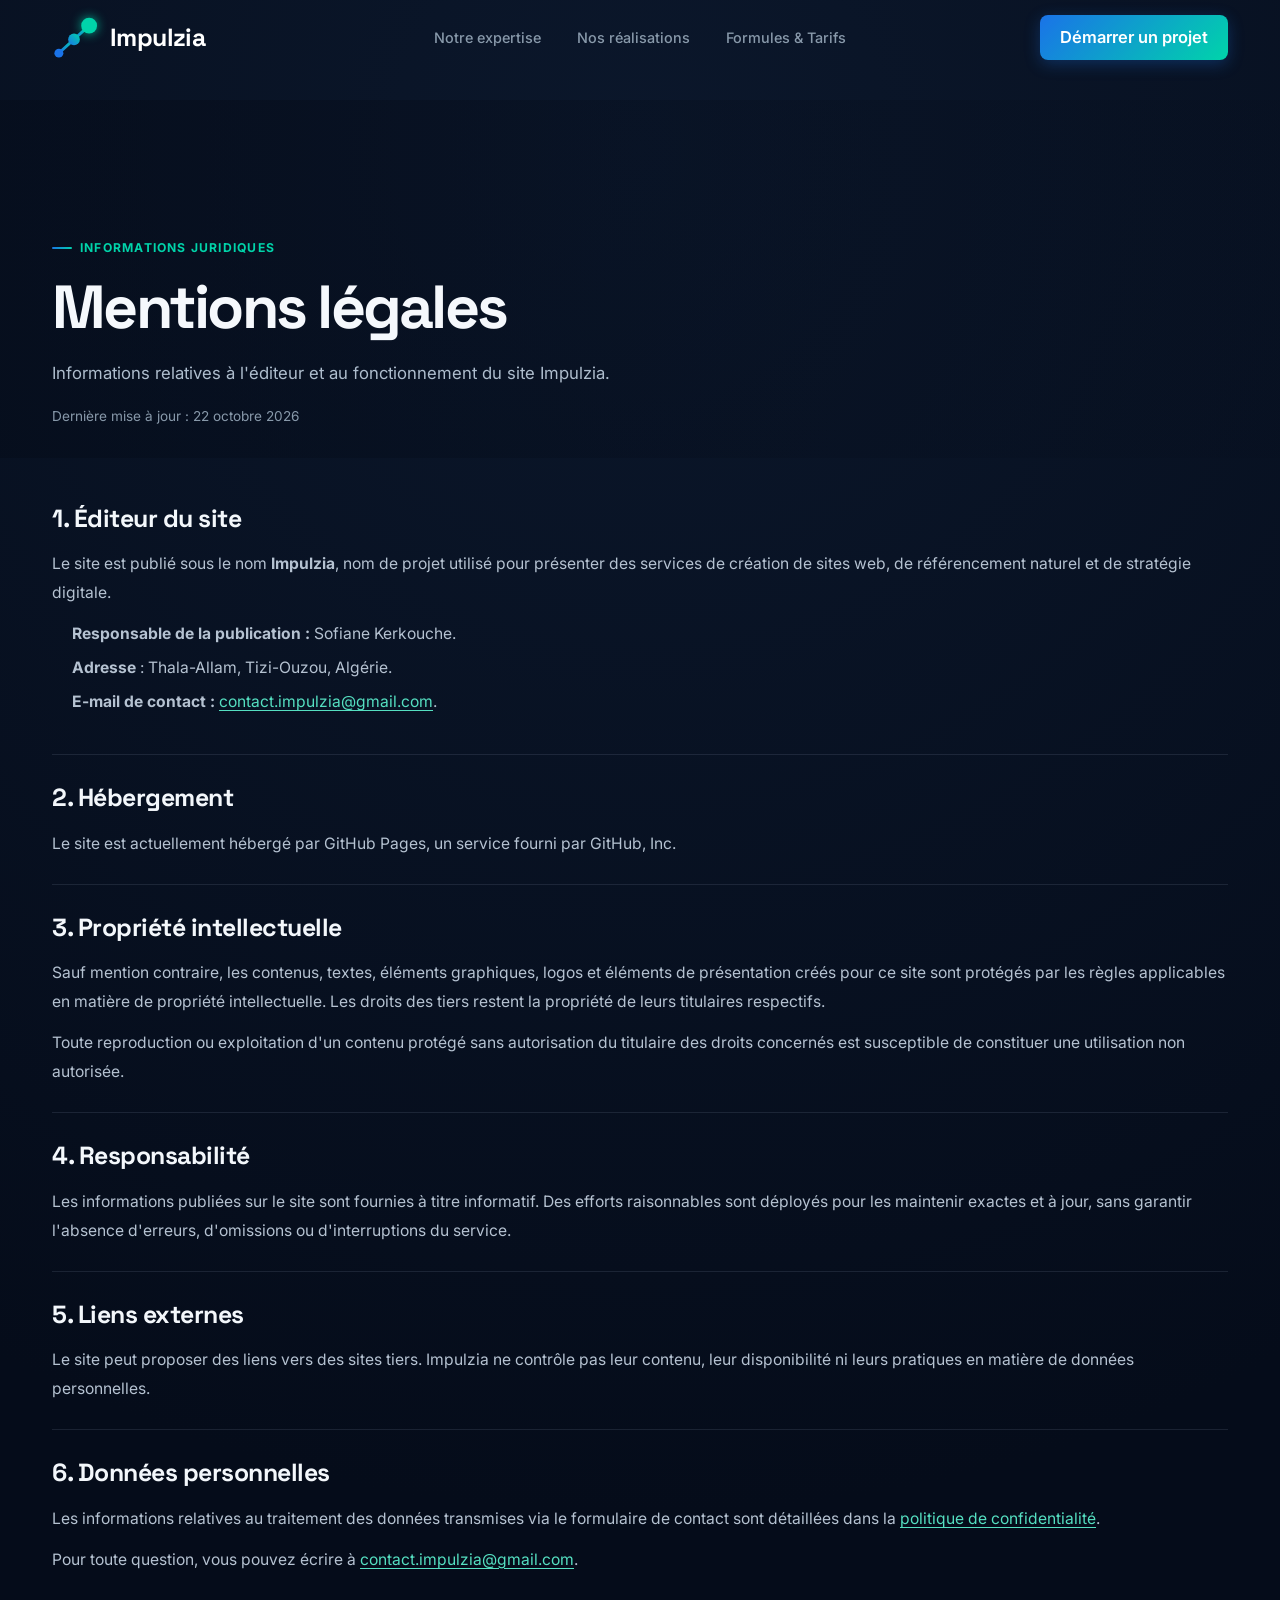
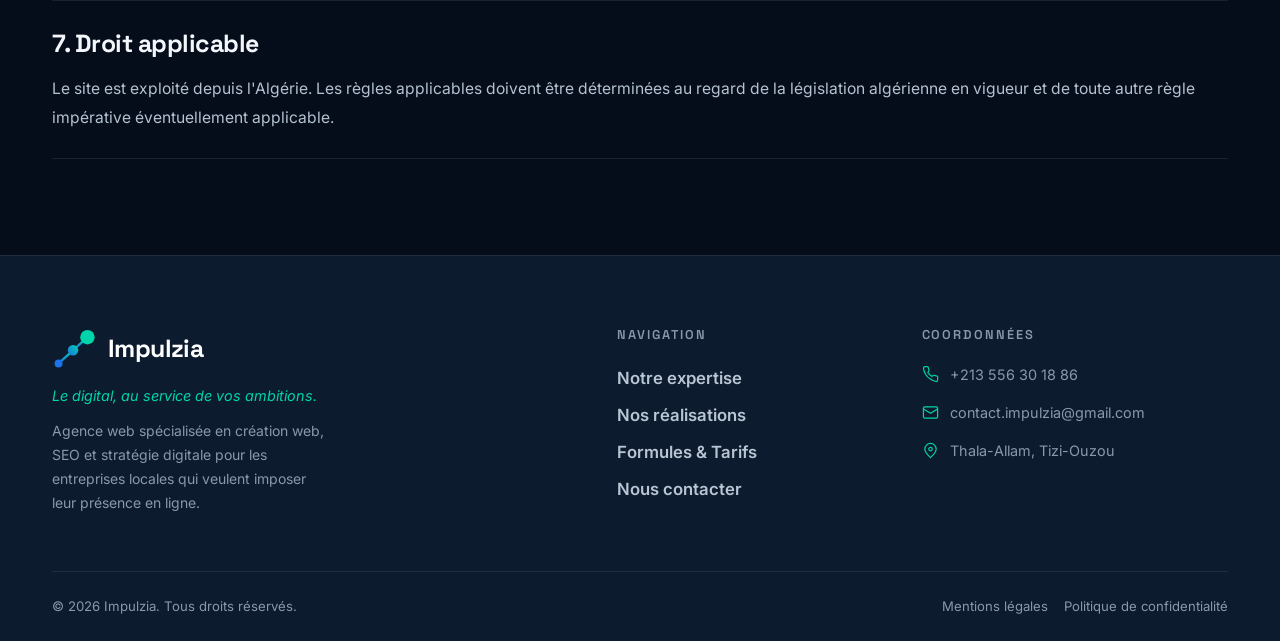
<file: mentions-legales.html>
<!DOCTYPE html>
<html lang="fr">
<head>
  <meta charset="UTF-8">
  <meta name="viewport" content="width=device-width, initial-scale=1.0">
  <meta name="robots" content="index,follow">
  <meta name="description" content="Consultez les mentions légales du site Impulzia : éditeur, hébergement, propriété intellectuelle et contact.">
  <meta name="theme-color" content="#050C1A">
  <title>Mentions légales | Impulzia</title>
  <link rel="preconnect" href="https://fonts.googleapis.com">
  <link rel="preconnect" href="https://fonts.gstatic.com" crossorigin>
  <link href="https://fonts.googleapis.com/css2?family=Space+Grotesk:wght@400;500;600;700&family=Inter:wght@300;400;500;600&display=swap" rel="stylesheet">
  <link rel="icon" type="image/svg+xml" href="favicon.svg">
  <link rel="stylesheet" href="css/style.css">
</head>
<body class="case-detail case-detail-page legal-page">
  <nav id="navbar" role="navigation" aria-label="Navigation principale">
    <div class="container nav-inner">

      <a href="index.html#accueil" class="nav-logo" aria-label="Impulzia — Retour à l'accueil">
        <svg width="44" height="44" viewBox="0 0 64 64" overflow="visible" aria-hidden="true" class="nav-logo-svg">
          <defs>
            <linearGradient id="logo-nav" x1="0%" y1="100%" x2="100%" y2="0%">
              <stop offset="0%" stop-color="#1A73E8" />
              <stop offset="100%" stop-color="#00D4AA" />
            </linearGradient>
          </defs>
          <line x1="10" y1="54" x2="32" y2="34" stroke="url(#logo-nav)" stroke-width="4" stroke-linecap="round"/>
          <line x1="32" y1="34" x2="54" y2="14" stroke="url(#logo-nav)" stroke-width="4" stroke-linecap="round"/>
          <circle cx="10" cy="54" r="6.5" fill="#1A73E8"/>
          <circle cx="32" cy="34" r="8.5" fill="url(#logo-nav)"/>
          <circle cx="54" cy="14" r="11.5" fill="#00D4AA" style="filter: drop-shadow(0 0 8px rgba(0,212,170,0.85));"/>
        </svg>
        <span class="nav-wordmark">Impulzia</span>
      </a>

      <ul class="nav-links" id="nav-links" role="list">
        <li><a href="index.html#services">Notre expertise</a></li>
        <li><a href="realisations/index.html">Nos réalisations</a></li>
        <li><a href="index.html#tarifs">Formules &amp; Tarifs</a></li>
      </ul>

      <a href="index.html#contact" class="nav-cta">Démarrer un projet</a>

      <button class="nav-burger" id="nav-burger" aria-label="Ouvrir le menu" aria-expanded="false" aria-controls="nav-links">
        <span></span><span></span><span></span>
      </button>

    </div>
  </nav>
  <main class="legal-main">
    <section class="case-hero portfolio-list-hero legal-hero">
      <div class="container">
        <p class="case-section-label">Informations juridiques</p>
        <h1 class="case-h2">Mentions légales</h1>
        <p class="legal-intro">Informations relatives à l'éditeur et au fonctionnement du site Impulzia.</p>
        <p class="legal-updated">Dernière mise à jour : 22 octobre 2026</p>
      </div>
    </section>
    <section class="legal-content">
      <div class="container legal-container">
        <section class="legal-section">
          <h2>1. Éditeur du site</h2>
          <p>Le site est publié sous le nom <strong>Impulzia</strong>, nom de projet utilisé pour présenter des services de création de sites web, de référencement naturel et de stratégie digitale.</p>
          <ul>
            
            <li><strong>Responsable de la publication :</strong> Sofiane Kerkouche.</li>
            <li><strong>Adresse</strong> : Thala-Allam, Tizi-Ouzou, Algérie.</li>
            <li><strong>E-mail de contact :</strong> <a href="mailto:contact.impulzia@gmail.com">contact.impulzia@gmail.com</a>.</li>
          </ul>
          
        </section>
        <section class="legal-section">
          <h2>2. Hébergement</h2>
          <p>Le site est actuellement hébergé par GitHub Pages, un service fourni par GitHub, Inc.</p>
          
        </section>
        <section class="legal-section">
          <h2>3. Propriété intellectuelle</h2>
          <p>Sauf mention contraire, les contenus, textes, éléments graphiques, logos et éléments de présentation créés pour ce site sont protégés par les règles applicables en matière de propriété intellectuelle. Les droits des tiers restent la propriété de leurs titulaires respectifs.</p>
          <p>Toute reproduction ou exploitation d'un contenu protégé sans autorisation du titulaire des droits concernés est susceptible de constituer une utilisation non autorisée.</p>
        </section>
        <section class="legal-section">
          <h2>4. Responsabilité</h2>
          <p>Les informations publiées sur le site sont fournies à titre informatif. Des efforts raisonnables sont déployés pour les maintenir exactes et à jour, sans garantir l'absence d'erreurs, d'omissions ou d'interruptions du service.</p>
        </section>
        <section class="legal-section">
          <h2>5. Liens externes</h2>
          <p>Le site peut proposer des liens vers des sites tiers. Impulzia ne contrôle pas leur contenu, leur disponibilité ni leurs pratiques en matière de données personnelles.</p>
        </section>
        <section class="legal-section">
          <h2>6. Données personnelles</h2>
          <p>Les informations relatives au traitement des données transmises via le formulaire de contact sont détaillées dans la <a href="politique-confidentialite.html">politique de confidentialité</a>.</p>
          <p>Pour toute question, vous pouvez écrire à <a href="mailto:contact.impulzia@gmail.com">contact.impulzia@gmail.com</a>.</p>
        </section>
        <section class="legal-section">
          <h2>7. Droit applicable</h2>
          <p>Le site est exploité depuis l'Algérie. Les règles applicables doivent être déterminées au regard de la législation algérienne en vigueur et de toute autre règle impérative éventuellement applicable.</p>
        </section>
      </div>
    </section>
  </main>
  <footer class="footer" role="contentinfo">
    <div class="container">
      <div class="footer-grid">

        <div class="footer-brand">
          <a href="index.html#accueil" class="nav-logo footer-logo" aria-label="Impulzia — Retour en haut">
            <svg width="42" height="42" viewBox="0 0 64 64" overflow="visible" aria-hidden="true">
              <defs>
                <linearGradient id="logo-footer" x1="0%" y1="100%" x2="100%" y2="0%">
                  <stop offset="0%" stop-color="#1A73E8"/>
                  <stop offset="100%" stop-color="#00D4AA"/>
                </linearGradient>
              </defs>
              <line x1="10" y1="54" x2="32" y2="34" stroke="url(#logo-footer)" stroke-width="3.5" stroke-linecap="round"/>
              <line x1="32" y1="34" x2="54" y2="14" stroke="url(#logo-footer)" stroke-width="3.5" stroke-linecap="round"/>
              <circle cx="10" cy="54" r="6"  fill="#1A73E8"/>
              <circle cx="32" cy="34" r="8"  fill="url(#logo-footer)"/>
              <circle cx="54" cy="14" r="11" fill="#00D4AA"/>
            </svg>
            <span class="nav-wordmark">Impulzia</span>
          </a>
          <p class="footer-tagline">Le digital, au service de vos ambitions.</p>
          <p class="footer-desc">Agence web spécialisée en création web, SEO et stratégie digitale pour les entreprises locales qui veulent imposer leur présence en ligne.</p>
        </div>

        <nav class="footer-links footer-main-links" aria-label="Navigation">
          <h2 class="footer-heading">Navigation</h2>
          <ul role="list">
            <li><a href="index.html#services">Notre expertise</a></li>
            <li><a href="realisations/index.html">Nos réalisations</a></li>
            <li><a href="index.html#tarifs">Formules &amp; Tarifs</a></li>
            <li><a href="index.html#contact">Nous contacter</a></li>
          </ul>
        </nav>

        <div class="footer-contact">
          <h2 class="footer-heading">Coordonnées</h2>
          <ul role="list">
            <li><svg viewBox="0 0 24 24" aria-hidden="true"><path d="M22 16.92v3a2 2 0 0 1-2.18 2A19.8 19.8 0 0 1 11.19 18a19.5 19.5 0 0 1-6-6A19.8 19.8 0 0 1 2.09 3.18 2 2 0 0 1 4.08 1h3a2 2 0 0 1 2 1.72c.12.96.35 1.9.69 2.8a2 2 0 0 1-.45 2.11L8.05 8.91a16 16 0 0 0 6 6l1.27-1.27a2 2 0 0 1 2.11-.45c.9.34 1.84.57 2.8.69A2 2 0 0 1 22 16.92z"/></svg><a href="tel:+213556301886">+213 556 30 18 86</a></li>
            <li><svg viewBox="0 0 24 24" aria-hidden="true"><rect x="2" y="4" width="20" height="16" rx="2"/><path d="m22 7-10 6L2 7"/></svg><a href="mailto:contact.impulzia@gmail.com">contact.impulzia@gmail.com</a></li>
            <li><svg viewBox="0 0 24 24" aria-hidden="true"><path d="M20 10c0 5-8 12-8 12S4 15 4 10a8 8 0 1 1 16 0Z"/><circle cx="12" cy="10" r="2.5"/></svg><span>Thala-Allam, Tizi-Ouzou</span></li>
          </ul>
        </div>

      </div>

      <div class="footer-bottom">
        <p>© 2026 Impulzia. Tous droits réservés.</p>
        <nav class="footer-legal-links" aria-label="Liens légaux"><a href="mentions-legales.html">Mentions légales</a><a href="politique-confidentialite.html">Politique de confidentialité</a></nav>
      </div>
    </div>
  </footer>
  <script src="js/main.js"></script>
</body>
</html>
</file>
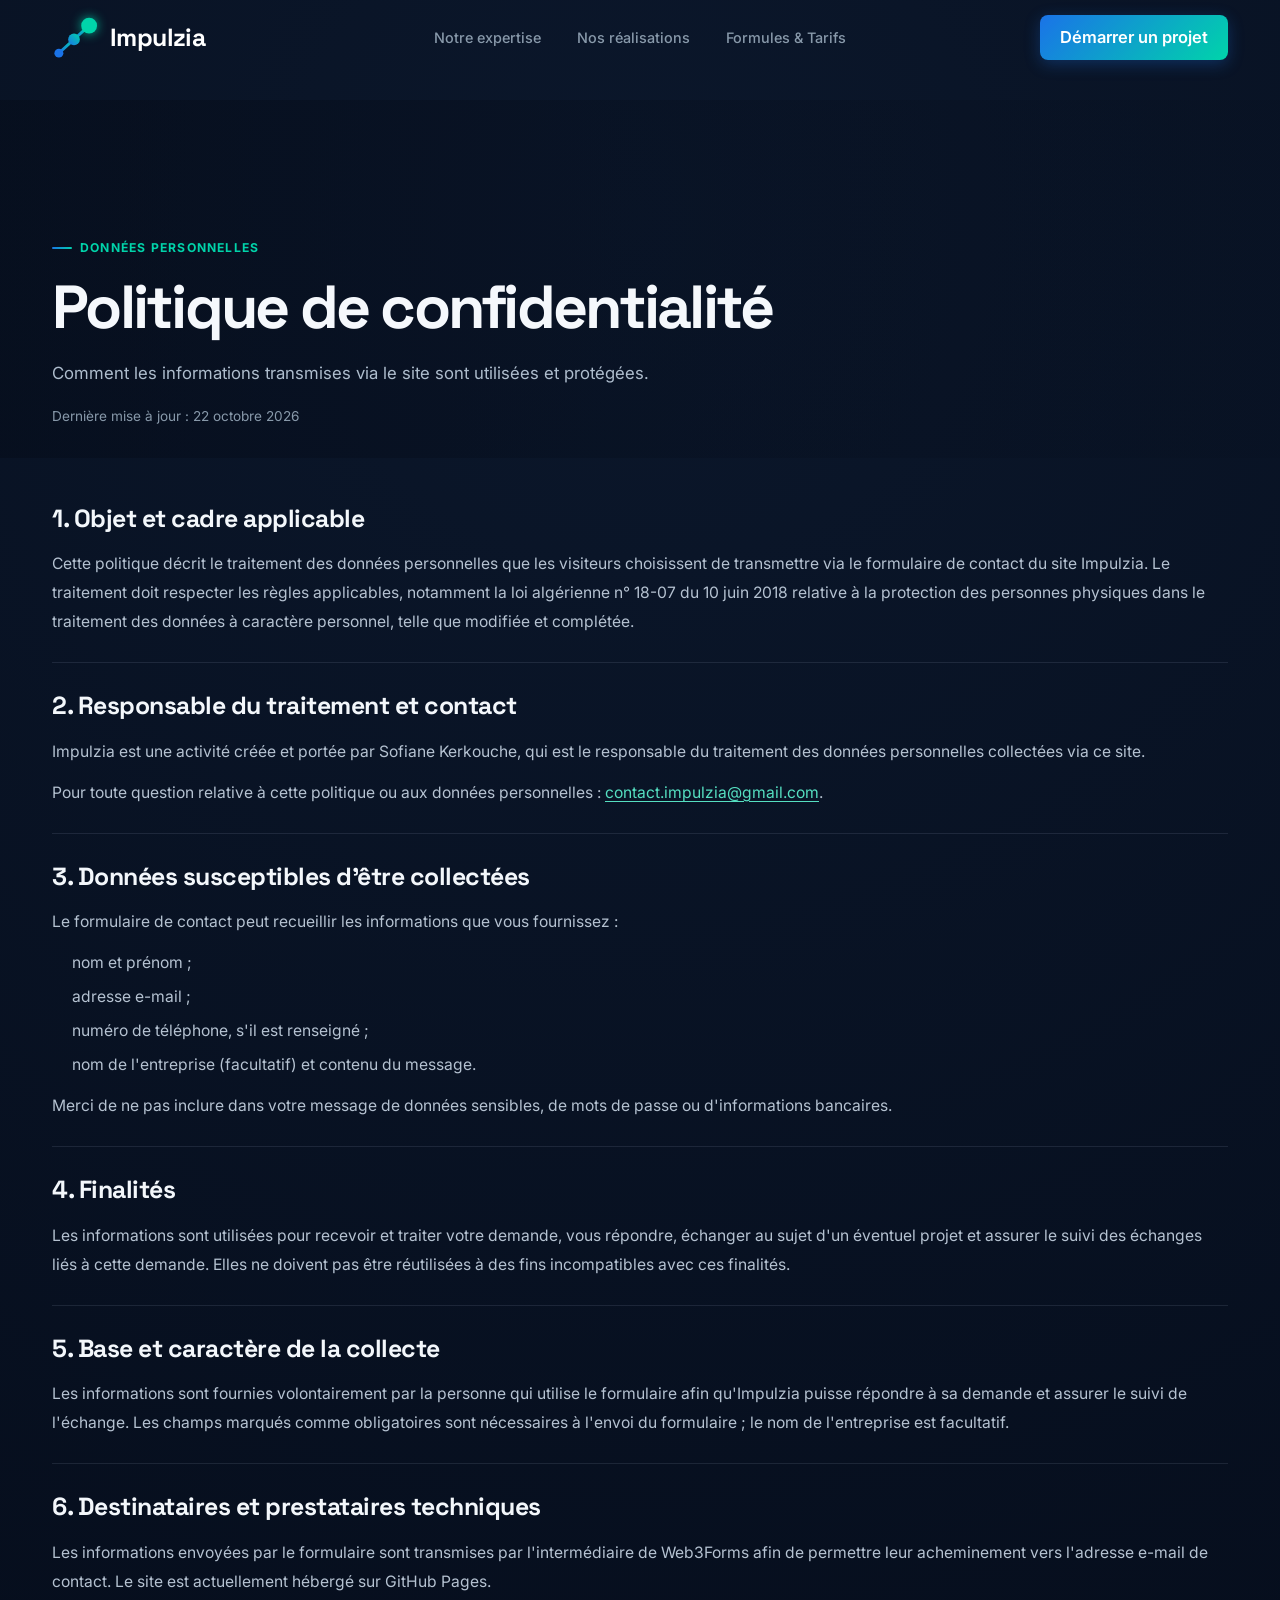
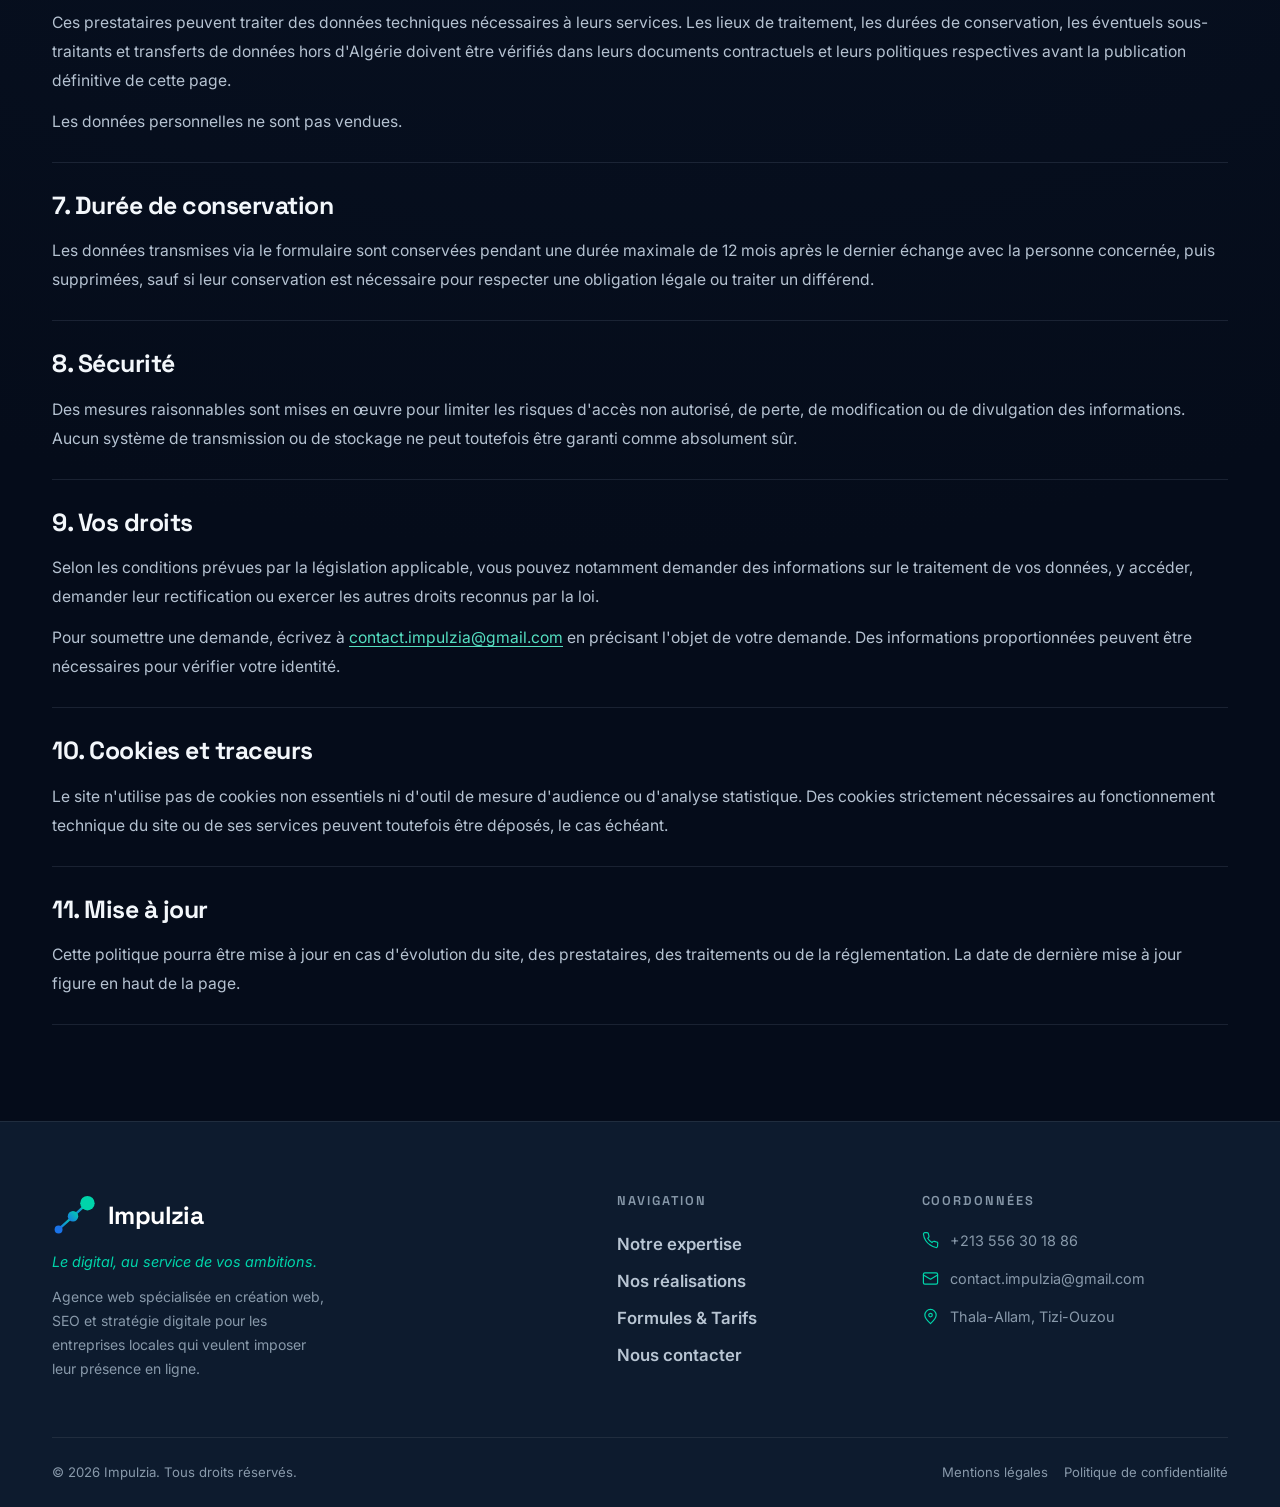
<file: politique-confidentialite.html>
<!DOCTYPE html>
<html lang="fr">
<head>
  <meta charset="UTF-8">
  <meta name="viewport" content="width=device-width, initial-scale=1.0">
  <meta name="robots" content="index,follow">
  <meta name="description" content="Découvrez comment Impulzia traite les données envoyées via son formulaire de contact et comment exercer vos droits.">
  <meta name="theme-color" content="#050C1A">
  <title>Politique de confidentialité | Impulzia</title>
  <link rel="preconnect" href="https://fonts.googleapis.com">
  <link rel="preconnect" href="https://fonts.gstatic.com" crossorigin>
  <link href="https://fonts.googleapis.com/css2?family=Space+Grotesk:wght@400;500;600;700&family=Inter:wght@300;400;500;600&display=swap" rel="stylesheet">
  <link rel="icon" type="image/svg+xml" href="favicon.svg">
  <link rel="stylesheet" href="css/style.css">
</head>
<body class="case-detail case-detail-page legal-page">
  <nav id="navbar" role="navigation" aria-label="Navigation principale">
    <div class="container nav-inner">

      <a href="index.html#accueil" class="nav-logo" aria-label="Impulzia — Retour à l'accueil">
        <svg width="44" height="44" viewBox="0 0 64 64" overflow="visible" aria-hidden="true" class="nav-logo-svg">
          <defs>
            <linearGradient id="logo-nav" x1="0%" y1="100%" x2="100%" y2="0%">
              <stop offset="0%" stop-color="#1A73E8" />
              <stop offset="100%" stop-color="#00D4AA" />
            </linearGradient>
          </defs>
          <line x1="10" y1="54" x2="32" y2="34" stroke="url(#logo-nav)" stroke-width="4" stroke-linecap="round"/>
          <line x1="32" y1="34" x2="54" y2="14" stroke="url(#logo-nav)" stroke-width="4" stroke-linecap="round"/>
          <circle cx="10" cy="54" r="6.5" fill="#1A73E8"/>
          <circle cx="32" cy="34" r="8.5" fill="url(#logo-nav)"/>
          <circle cx="54" cy="14" r="11.5" fill="#00D4AA" style="filter: drop-shadow(0 0 8px rgba(0,212,170,0.85));"/>
        </svg>
        <span class="nav-wordmark">Impulzia</span>
      </a>

      <ul class="nav-links" id="nav-links" role="list">
        <li><a href="index.html#services">Notre expertise</a></li>
        <li><a href="realisations/index.html">Nos réalisations</a></li>
        <li><a href="index.html#tarifs">Formules &amp; Tarifs</a></li>
      </ul>

      <a href="index.html#contact" class="nav-cta">Démarrer un projet</a>

      <button class="nav-burger" id="nav-burger" aria-label="Ouvrir le menu" aria-expanded="false" aria-controls="nav-links">
        <span></span><span></span><span></span>
      </button>

    </div>
  </nav>
  <main class="legal-main">
    <section class="case-hero portfolio-list-hero legal-hero">
      <div class="container">
        <p class="case-section-label">Données personnelles</p>
        <h1 class="case-h2">Politique de confidentialité</h1>
        <p class="legal-intro">Comment les informations transmises via le site sont utilisées et protégées.</p>
        <p class="legal-updated">Dernière mise à jour : 22 octobre 2026</p>
      </div>
    </section>
    <section class="legal-content">
      <div class="container legal-container">
        <section class="legal-section">
          <h2>1. Objet et cadre applicable</h2>
          <p>Cette politique décrit le traitement des données personnelles que les visiteurs choisissent de transmettre via le formulaire de contact du site Impulzia. Le traitement doit respecter les règles applicables, notamment la loi algérienne n° 18-07 du 10 juin 2018 relative à la protection des personnes physiques dans le traitement des données à caractère personnel, telle que modifiée et complétée.</p>
        </section>
        <section class="legal-section">
          <h2>2. Responsable du traitement et contact</h2>
          <p>Impulzia est une activité créée et portée par Sofiane Kerkouche, qui est le responsable du traitement des données personnelles collectées via ce site.</p>
          <p>Pour toute question relative à cette politique ou aux données personnelles : <a href="mailto:contact.impulzia@gmail.com">contact.impulzia@gmail.com</a>.</p>
        </section>
        <section class="legal-section">
          <h2>3. Données susceptibles d'être collectées</h2>
          <p>Le formulaire de contact peut recueillir les informations que vous fournissez :</p>
          <ul>
            <li>nom et prénom ;</li>
            <li>adresse e-mail ;</li>
            <li>numéro de téléphone, s'il est renseigné ;</li>
            <li>nom de l'entreprise (facultatif) et contenu du message.</li>
          </ul>
          <p>Merci de ne pas inclure dans votre message de données sensibles, de mots de passe ou d'informations bancaires.</p>
        </section>
        <section class="legal-section">
          <h2>4. Finalités</h2>
          <p>Les informations sont utilisées pour recevoir et traiter votre demande, vous répondre, échanger au sujet d'un éventuel projet et assurer le suivi des échanges liés à cette demande. Elles ne doivent pas être réutilisées à des fins incompatibles avec ces finalités.</p>
        </section>
        <section class="legal-section">
          <h2>5. Base et caractère de la collecte</h2>
          <p>Les informations sont fournies volontairement par la personne qui utilise le formulaire afin qu'Impulzia puisse répondre à sa demande et assurer le suivi de l'échange. Les champs marqués comme obligatoires sont nécessaires à l'envoi du formulaire ; le nom de l'entreprise est facultatif.</p>
        </section>
        <section class="legal-section">
          <h2>6. Destinataires et prestataires techniques</h2>
          <p>Les informations envoyées par le formulaire sont transmises par l'intermédiaire de Web3Forms afin de permettre leur acheminement vers l'adresse e-mail de contact. Le site est actuellement hébergé sur GitHub Pages.</p>
          <p>Ces prestataires peuvent traiter des données techniques nécessaires à leurs services. Les lieux de traitement, les durées de conservation, les éventuels sous-traitants et transferts de données hors d'Algérie doivent être vérifiés dans leurs documents contractuels et leurs politiques respectives avant la publication définitive de cette page.</p>
          <p>Les données personnelles ne sont pas vendues.</p>
        </section>
        <section class="legal-section">
          <h2>7. Durée de conservation</h2>
          <p>Les données transmises via le formulaire sont conservées pendant une durée maximale de 12 mois après le dernier échange avec la personne concernée, puis supprimées, sauf si leur conservation est nécessaire pour respecter une obligation légale ou traiter un différend.</p>
        </section>
        <section class="legal-section">
          <h2>8. Sécurité</h2>
          <p>Des mesures raisonnables sont mises en œuvre pour limiter les risques d'accès non autorisé, de perte, de modification ou de divulgation des informations. Aucun système de transmission ou de stockage ne peut toutefois être garanti comme absolument sûr.</p>
        </section>
        <section class="legal-section">
          <h2>9. Vos droits</h2>
          <p>Selon les conditions prévues par la législation applicable, vous pouvez notamment demander des informations sur le traitement de vos données, y accéder, demander leur rectification ou exercer les autres droits reconnus par la loi.</p>
          <p>Pour soumettre une demande, écrivez à <a href="mailto:contact.impulzia@gmail.com">contact.impulzia@gmail.com</a> en précisant l'objet de votre demande. Des informations proportionnées peuvent être nécessaires pour vérifier votre identité.</p>
        </section>
        <section class="legal-section">
          <h2>10. Cookies et traceurs</h2>
          <p>Le site n'utilise pas de cookies non essentiels ni d'outil de mesure d'audience ou d'analyse statistique. Des cookies strictement nécessaires au fonctionnement technique du site ou de ses services peuvent toutefois être déposés, le cas échéant.</p>
        </section>
        <section class="legal-section">
          <h2>11. Mise à jour</h2>
          <p>Cette politique pourra être mise à jour en cas d'évolution du site, des prestataires, des traitements ou de la réglementation. La date de dernière mise à jour figure en haut de la page.</p>
        </section>
        
      </div>
    </section>
  </main>
  <footer class="footer" role="contentinfo">
    <div class="container">
      <div class="footer-grid">

        <div class="footer-brand">
          <a href="index.html#accueil" class="nav-logo footer-logo" aria-label="Impulzia — Retour en haut">
            <svg width="42" height="42" viewBox="0 0 64 64" overflow="visible" aria-hidden="true">
              <defs>
                <linearGradient id="logo-footer" x1="0%" y1="100%" x2="100%" y2="0%">
                  <stop offset="0%" stop-color="#1A73E8"/>
                  <stop offset="100%" stop-color="#00D4AA"/>
                </linearGradient>
              </defs>
              <line x1="10" y1="54" x2="32" y2="34" stroke="url(#logo-footer)" stroke-width="3.5" stroke-linecap="round"/>
              <line x1="32" y1="34" x2="54" y2="14" stroke="url(#logo-footer)" stroke-width="3.5" stroke-linecap="round"/>
              <circle cx="10" cy="54" r="6"  fill="#1A73E8"/>
              <circle cx="32" cy="34" r="8"  fill="url(#logo-footer)"/>
              <circle cx="54" cy="14" r="11" fill="#00D4AA"/>
            </svg>
            <span class="nav-wordmark">Impulzia</span>
          </a>
          <p class="footer-tagline">Le digital, au service de vos ambitions.</p>
          <p class="footer-desc">Agence web spécialisée en création web, SEO et stratégie digitale pour les entreprises locales qui veulent imposer leur présence en ligne.</p>
        </div>

        <nav class="footer-links footer-main-links" aria-label="Navigation">
          <h2 class="footer-heading">Navigation</h2>
          <ul role="list">
            <li><a href="index.html#services">Notre expertise</a></li>
            <li><a href="realisations/index.html">Nos réalisations</a></li>
            <li><a href="index.html#tarifs">Formules &amp; Tarifs</a></li>
            <li><a href="index.html#contact">Nous contacter</a></li>
          </ul>
        </nav>

        <div class="footer-contact">
          <h2 class="footer-heading">Coordonnées</h2>
          <ul role="list">
            <li><svg viewBox="0 0 24 24" aria-hidden="true"><path d="M22 16.92v3a2 2 0 0 1-2.18 2A19.8 19.8 0 0 1 11.19 18a19.5 19.5 0 0 1-6-6A19.8 19.8 0 0 1 2.09 3.18 2 2 0 0 1 4.08 1h3a2 2 0 0 1 2 1.72c.12.96.35 1.9.69 2.8a2 2 0 0 1-.45 2.11L8.05 8.91a16 16 0 0 0 6 6l1.27-1.27a2 2 0 0 1 2.11-.45c.9.34 1.84.57 2.8.69A2 2 0 0 1 22 16.92z"/></svg><a href="tel:+213556301886">+213 556 30 18 86</a></li>
            <li><svg viewBox="0 0 24 24" aria-hidden="true"><rect x="2" y="4" width="20" height="16" rx="2"/><path d="m22 7-10 6L2 7"/></svg><a href="mailto:contact.impulzia@gmail.com">contact.impulzia@gmail.com</a></li>
            <li><svg viewBox="0 0 24 24" aria-hidden="true"><path d="M20 10c0 5-8 12-8 12S4 15 4 10a8 8 0 1 1 16 0Z"/><circle cx="12" cy="10" r="2.5"/></svg><span>Thala-Allam, Tizi-Ouzou</span></li>
          </ul>
        </div>

      </div>

      <div class="footer-bottom">
        <p>© 2026 Impulzia. Tous droits réservés.</p>
        <nav class="footer-legal-links" aria-label="Liens légaux"><a href="mentions-legales.html">Mentions légales</a><a href="politique-confidentialite.html">Politique de confidentialité</a></nav>
      </div>
    </div>
  </footer>
  <script src="js/main.js"></script>
</body>
</html>
</file>
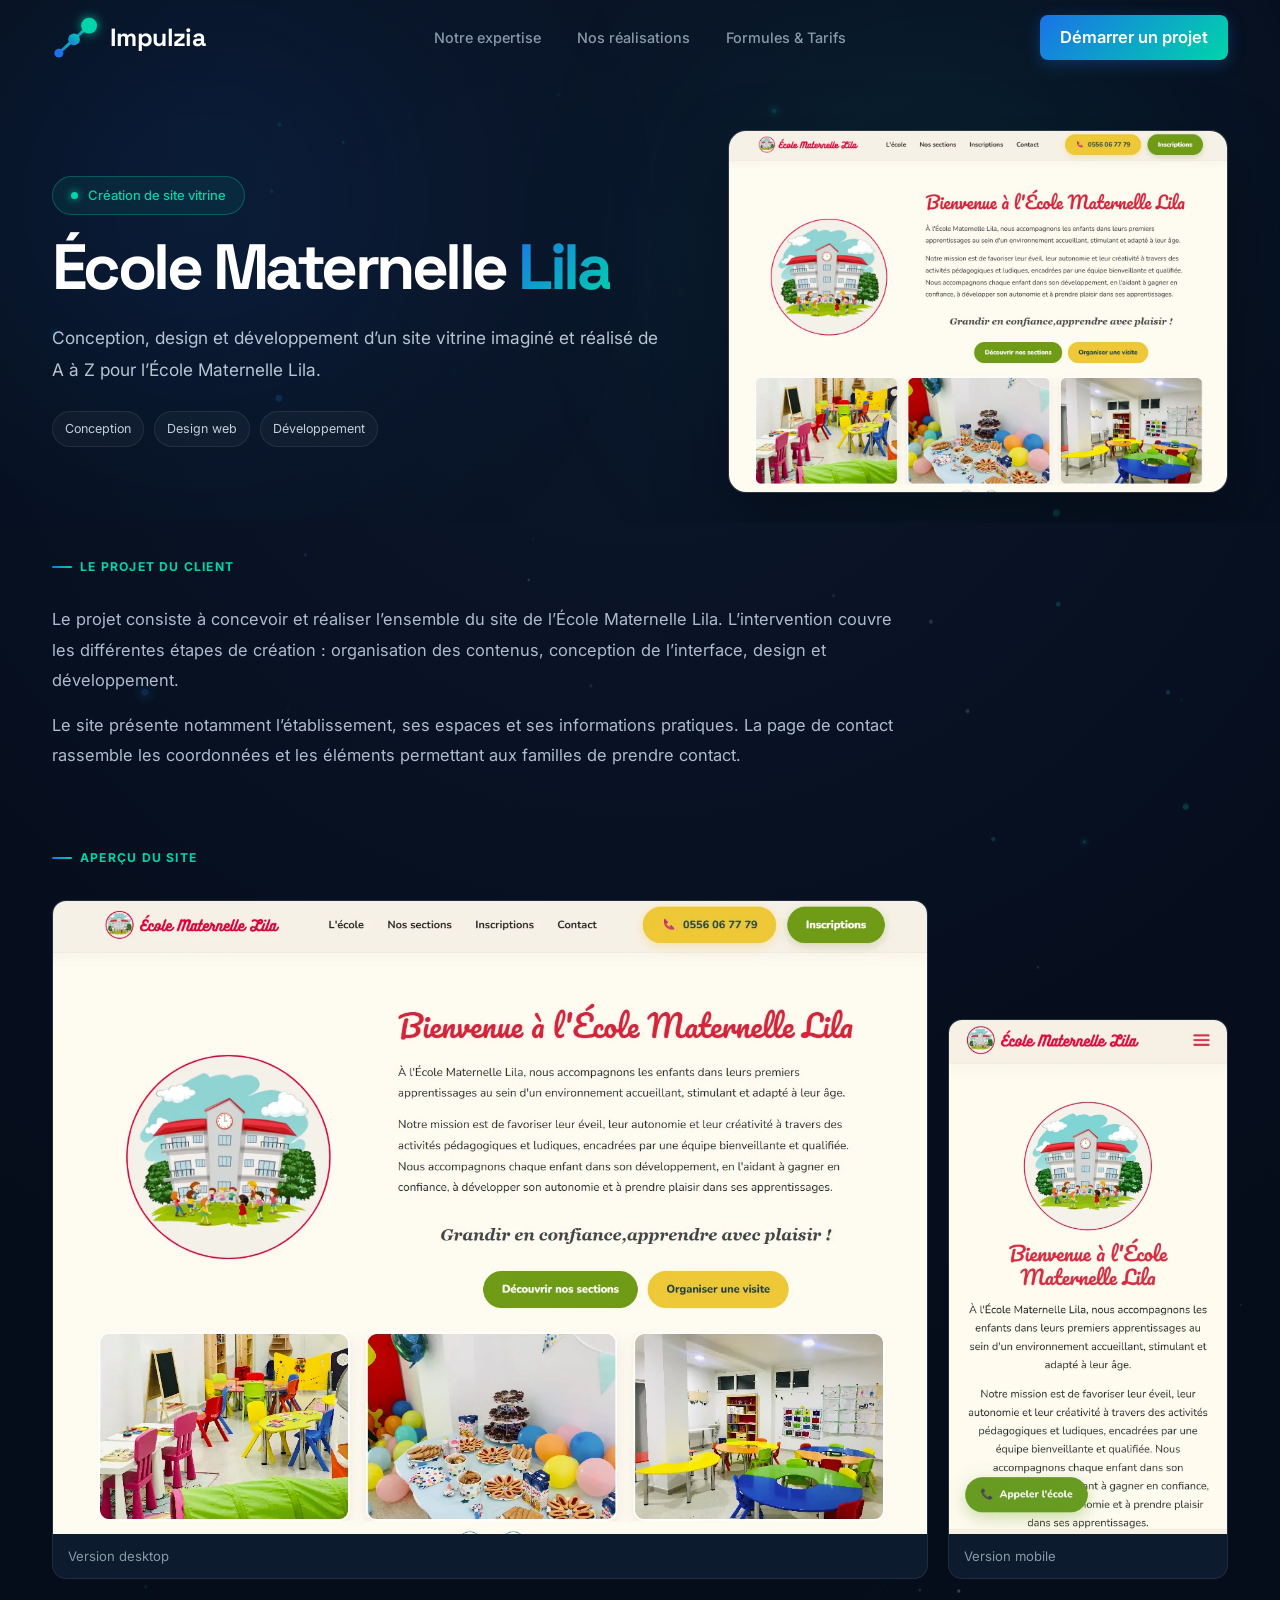
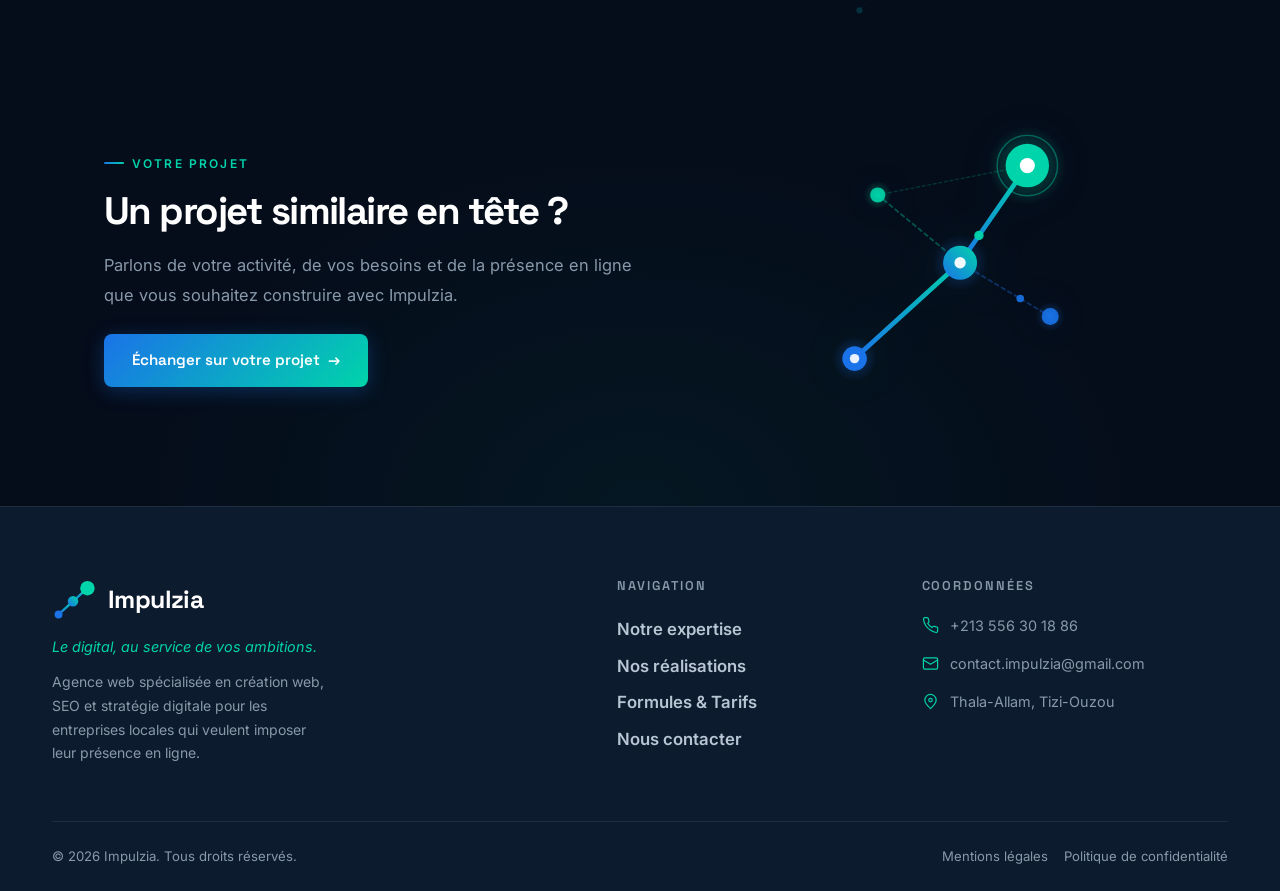
<file: realisations/ecole-maternelle-lila.html>
<!DOCTYPE html><html lang="fr"><head><meta charset="UTF-8"><meta name="viewport" content="width=device-width, initial-scale=1.0"><meta name="robots" content="index,follow"><link rel="preconnect" href="https://fonts.googleapis.com"><link rel="preconnect" href="https://fonts.gstatic.com" crossorigin><link href="https://fonts.googleapis.com/css2?family=Space+Grotesk:wght@400;500;600;700&family=Inter:wght@300;400;500;600&display=swap" rel="stylesheet"><link rel="icon" type="image/svg+xml" href="../favicon.svg"><link rel="stylesheet" href="../css/style.css"><title>École Maternelle Lila — Réalisation Impulzia</title><meta name="description" content="Création complète du site vitrine de l’École Maternelle Lila : conception, design et développement."><meta property="og:title" content="École Maternelle Lila — Réalisation Impulzia"><meta property="og:description" content="Création complète du site vitrine de l’École Maternelle Lila : conception, design et développement."></head><body class="case-detail case-detail-page"><nav id="navbar" role="navigation" aria-label="Navigation principale">
    <div class="container nav-inner">

      <a href="../index.html#accueil" class="nav-logo" aria-label="Impulzia — Retour à l'accueil">
        <svg width="44" height="44" viewBox="0 0 64 64" overflow="visible" aria-hidden="true" class="nav-logo-svg">
          <defs>
            <linearGradient id="logo-nav" x1="0%" y1="100%" x2="100%" y2="0%">
              <stop offset="0%" stop-color="#1A73E8" />
              <stop offset="100%" stop-color="#00D4AA" />
            </linearGradient>
          </defs>
          <line x1="10" y1="54" x2="32" y2="34" stroke="url(#logo-nav)" stroke-width="4" stroke-linecap="round"/>
          <line x1="32" y1="34" x2="54" y2="14" stroke="url(#logo-nav)" stroke-width="4" stroke-linecap="round"/>
          <circle cx="10" cy="54" r="6.5" fill="#1A73E8"/>
          <circle cx="32" cy="34" r="8.5" fill="url(#logo-nav)"/>
          <circle cx="54" cy="14" r="11.5" fill="#00D4AA" style="filter: drop-shadow(0 0 8px rgba(0,212,170,0.85));"/>
        </svg>
        <span class="nav-wordmark">Impulzia</span>
      </a>

      <ul class="nav-links" id="nav-links" role="list">
        <li><a href="../index.html#services">Notre expertise</a></li>
        <li><a href="../realisations/index.html">Nos réalisations</a></li>
        <li><a href="../index.html#tarifs">Formules &amp; Tarifs</a></li>
      </ul>

      <a href="../index.html#contact" class="nav-cta">Démarrer un projet</a>

      <button class="nav-burger" id="nav-burger" aria-label="Ouvrir le menu" aria-expanded="false" aria-controls="nav-links">
        <span></span><span></span><span></span>
      </button>

    </div>
  </nav><main class="case-detail-main"><canvas id="particle-canvas" aria-hidden="true"></canvas><section class="case-hero portfolio-list-hero"><div class="hero-glow hero-glow--blue" aria-hidden="true"></div><div class="hero-glow hero-glow--teal" aria-hidden="true"></div><div class="container case-hero-grid"><div><div class="hero-badge case-detail-badge"><span class="badge-dot" aria-hidden="true"></span> Création de site vitrine</div><h1 class="case-title">École Maternelle <span class="gradient-text">Lila</span></h1><p class="case-intro">Conception, design et développement d’un site vitrine imaginé et réalisé de A à Z pour l’École Maternelle Lila.</p><div class="case-meta"><span class="case-chip">Conception</span><span class="case-chip">Design web</span><span class="case-chip">Développement</span></div></div><div class="case-hero-image"><img src="../assets/realisations/lila/accueil-desktop.webp" alt="Capture de la page d’accueil du site de l’École Maternelle Lila" fetchpriority="high"></div></div></section>
<section class="case-content"><div class="container case-project-stack"><div class="section-tag case-section-label">Le projet du client</div><div class="case-copy"><p>Le projet consiste à concevoir et réaliser l’ensemble du site de l’École Maternelle Lila. L’intervention couvre les différentes étapes de création : organisation des contenus, conception de l’interface, design et développement.</p><p>Le site présente notamment l’établissement, ses espaces et ses informations pratiques. La page de contact rassemble les coordonnées et les éléments permettant aux familles de prendre contact.</p></div></div></section>
<section class="case-content case-content--alt"><div class="container"><div class="section-tag case-section-label">Aperçu du site</div><div class="case-gallery case-gallery--showcase"><figure class="case-shot case-shot--wide"><img src="../assets/realisations/lila/accueil-desktop.webp" alt="Aperçu desktop du site de l’École Maternelle Lila" loading="lazy"><figcaption>Version desktop</figcaption></figure><figure class="case-shot case-shot--mobile"><img src="../assets/realisations/lila/mobile-accueil.webp" alt="Aperçu mobile du site de l’École Maternelle Lila" loading="lazy"><figcaption>Version mobile</figcaption></figure></div></div></section></main><section class="case-cta portfolio-cta"><div class="container portfolio-cta-inner"><div class="portfolio-cta-copy"><span class="section-tag">Votre projet</span><h2 class="case-h2">Un projet similaire en tête&nbsp;?</h2><p>Parlons de votre activité, de vos besoins et de la présence en ligne que vous souhaitez construire avec Impulzia.</p><a class="btn btn--primary" href="../index.html#contact">Échanger sur votre projet <span class="btn-arrow" aria-hidden="true">→</span></a></div><div class="portfolio-cta-visual" aria-hidden="true"><div class="hero-logo-mark"><svg class="hero-svg neural-articulated-svg" id="neural-svg" viewBox="0 0 360 360" fill="none" overflow="visible">
            <defs>
              <linearGradient id="neural-grad" x1="0%" y1="100%" x2="100%" y2="0%">
                <stop offset="0%" stop-color="#1A73E8"/>
                <stop offset="100%" stop-color="#00D4AA"/>
              </linearGradient>
              <radialGradient id="node-glow-teal" cx="50%" cy="50%" r="50%">
                <stop offset="0%" stop-color="#00D4AA" stop-opacity="0.85"/>
                <stop offset="45%" stop-color="#00D4AA" stop-opacity="0.2"/>
                <stop offset="100%" stop-color="#00D4AA" stop-opacity="0"/>
              </radialGradient>
              <radialGradient id="node-glow-blue" cx="50%" cy="50%" r="50%">
                <stop offset="0%" stop-color="#1A73E8" stop-opacity="0.85"/>
                <stop offset="45%" stop-color="#1A73E8" stop-opacity="0.2"/>
                <stop offset="100%" stop-color="#1A73E8" stop-opacity="0"/>
              </radialGradient>
            </defs>

            <!-- Articulated Synaptic Links -->
            <g class="neural-links">
              <!-- Secondary branches -->
              <line id="link-d-b" x1="285" y1="230" x2="180" y2="180" stroke="rgba(26,115,232,0.35)" stroke-width="2" stroke-dasharray="4 4" stroke-linecap="round"/>
              <line id="link-e-b" x1="95" y1="100" x2="180" y2="180" stroke="rgba(0,212,170,0.35)" stroke-width="2" stroke-dasharray="4 4" stroke-linecap="round"/>
              <line id="link-e-c" x1="95" y1="100" x2="270" y2="80" stroke="rgba(0,212,170,0.2)" stroke-width="1.5" stroke-dasharray="3 3" stroke-linecap="round"/>
              
              <!-- Primary trajectory links (Impulzia Logo backbone) -->
              <line id="link-a-b" x1="75" y1="285" x2="180" y2="180" stroke="url(#neural-grad)" stroke-width="5" stroke-linecap="round"/>
              <line id="link-b-c" x1="180" y1="180" x2="270" y2="80" stroke="url(#neural-grad)" stroke-width="5" stroke-linecap="round"/>
            </g>

            <!-- Synaptic light pulses -->
            <circle id="pulse-1" r="5" fill="#00D4AA" opacity="0.95"/>
            <circle id="pulse-2" r="4" fill="#1A73E8" opacity="0.9"/>

            <!-- Concentric pulse ring around apex node -->
            <circle id="ripple-c-ring" cx="270" cy="80" r="32" stroke="#00D4AA" stroke-width="1.5" stroke-opacity="0.4" fill="none" class="neural-pulse-ring"/>

            <!-- Satellite Nodes (Articulated Synapses) -->
            <g id="node-d" class="neural-node">
              <circle cx="285" cy="230" r="16" fill="url(#node-glow-blue)"/>
              <circle cx="285" cy="230" r="9" fill="#1A73E8" opacity="0.9"/>
            </g>
            <g id="node-e" class="neural-node">
              <circle cx="95" cy="100" r="15" fill="url(#node-glow-teal)"/>
              <circle cx="95" cy="100" r="8" fill="#00D4AA" opacity="0.9"/>
            </g>

            <!-- Primary 3 Impulzia Nodes -->
            <!-- Node A (Impulse base) -->
            <g id="node-a" class="neural-node">
              <circle cx="75" cy="285" r="24" fill="url(#node-glow-blue)"/>
              <circle cx="75" cy="285" r="13" fill="#1A73E8"/>
              <circle cx="75" cy="285" r="5" fill="#FFFFFF" opacity="0.9"/>
            </g>

            <!-- Node B (Core joint) -->
            <g id="node-b" class="neural-node">
              <circle cx="180" cy="180" r="30" fill="url(#node-glow-blue)"/>
              <circle cx="180" cy="180" r="18" fill="url(#neural-grad)"/>
              <circle cx="180" cy="180" r="6" fill="#FFFFFF" opacity="0.95"/>
            </g>

            <!-- Node C (Signal apex) -->
            <g id="node-c" class="neural-node">
              <circle cx="270" cy="80" r="42" fill="url(#node-glow-teal)"/>
              <circle cx="270" cy="80" r="23" fill="#00D4AA"/>
              <circle cx="270" cy="80" r="8" fill="#FFFFFF"/>
            </g>
          </svg></div></div></div></section><footer class="footer" role="contentinfo">
    <div class="container">
      <div class="footer-grid">

        <div class="footer-brand">
          <a href="../index.html#accueil" class="nav-logo footer-logo" aria-label="Impulzia — Retour en haut">
            <svg width="42" height="42" viewBox="0 0 64 64" overflow="visible" aria-hidden="true">
              <defs>
                <linearGradient id="logo-footer" x1="0%" y1="100%" x2="100%" y2="0%">
                  <stop offset="0%" stop-color="#1A73E8"/>
                  <stop offset="100%" stop-color="#00D4AA"/>
                </linearGradient>
              </defs>
              <line x1="10" y1="54" x2="32" y2="34" stroke="url(#logo-footer)" stroke-width="3.5" stroke-linecap="round"/>
              <line x1="32" y1="34" x2="54" y2="14" stroke="url(#logo-footer)" stroke-width="3.5" stroke-linecap="round"/>
              <circle cx="10" cy="54" r="6"  fill="#1A73E8"/>
              <circle cx="32" cy="34" r="8"  fill="url(#logo-footer)"/>
              <circle cx="54" cy="14" r="11" fill="#00D4AA"/>
            </svg>
            <span class="nav-wordmark">Impulzia</span>
          </a>
          <p class="footer-tagline">Le digital, au service de vos ambitions.</p>
          <p class="footer-desc">Agence web spécialisée en création web, SEO et stratégie digitale pour les entreprises locales qui veulent imposer leur présence en ligne.</p>
        </div>

        <nav class="footer-links footer-main-links" aria-label="Navigation">
          <h2 class="footer-heading">Navigation</h2>
          <ul role="list">
            <li><a href="../index.html#services">Notre expertise</a></li>
            <li><a href="../realisations/index.html">Nos réalisations</a></li>
            <li><a href="../index.html#tarifs">Formules &amp; Tarifs</a></li>
            <li><a href="../index.html#contact">Nous contacter</a></li>
          </ul>
        </nav>

        <div class="footer-contact">
          <h2 class="footer-heading">Coordonnées</h2>
          <ul role="list">
            <li><svg viewBox="0 0 24 24" aria-hidden="true"><path d="M22 16.92v3a2 2 0 0 1-2.18 2A19.8 19.8 0 0 1 11.19 18a19.5 19.5 0 0 1-6-6A19.8 19.8 0 0 1 2.09 3.18 2 2 0 0 1 4.08 1h3a2 2 0 0 1 2 1.72c.12.96.35 1.9.69 2.8a2 2 0 0 1-.45 2.11L8.05 8.91a16 16 0 0 0 6 6l1.27-1.27a2 2 0 0 1 2.11-.45c.9.34 1.84.57 2.8.69A2 2 0 0 1 22 16.92z"/></svg><a href="tel:+213556301886">+213 556 30 18 86</a></li>
            <li><svg viewBox="0 0 24 24" aria-hidden="true"><rect x="2" y="4" width="20" height="16" rx="2"/><path d="m22 7-10 6L2 7"/></svg><a href="mailto:contact.impulzia@gmail.com">contact.impulzia@gmail.com</a></li>
            <li><svg viewBox="0 0 24 24" aria-hidden="true"><path d="M20 10c0 5-8 12-8 12S4 15 4 10a8 8 0 1 1 16 0Z"/><circle cx="12" cy="10" r="2.5"/></svg><span>Thala-Allam, Tizi-Ouzou</span></li>
          </ul>
        </div>

      </div>

      <div class="footer-bottom">
        <p>© 2026 Impulzia. Tous droits réservés.</p>
        <nav class="footer-legal-links" aria-label="Liens légaux"><a href="../mentions-legales.html">Mentions légales</a><a href="../politique-confidentialite.html">Politique de confidentialité</a></nav>
      </div>
    </div>
  </footer><script src="../js/main.js"></script></body></html>
</file>
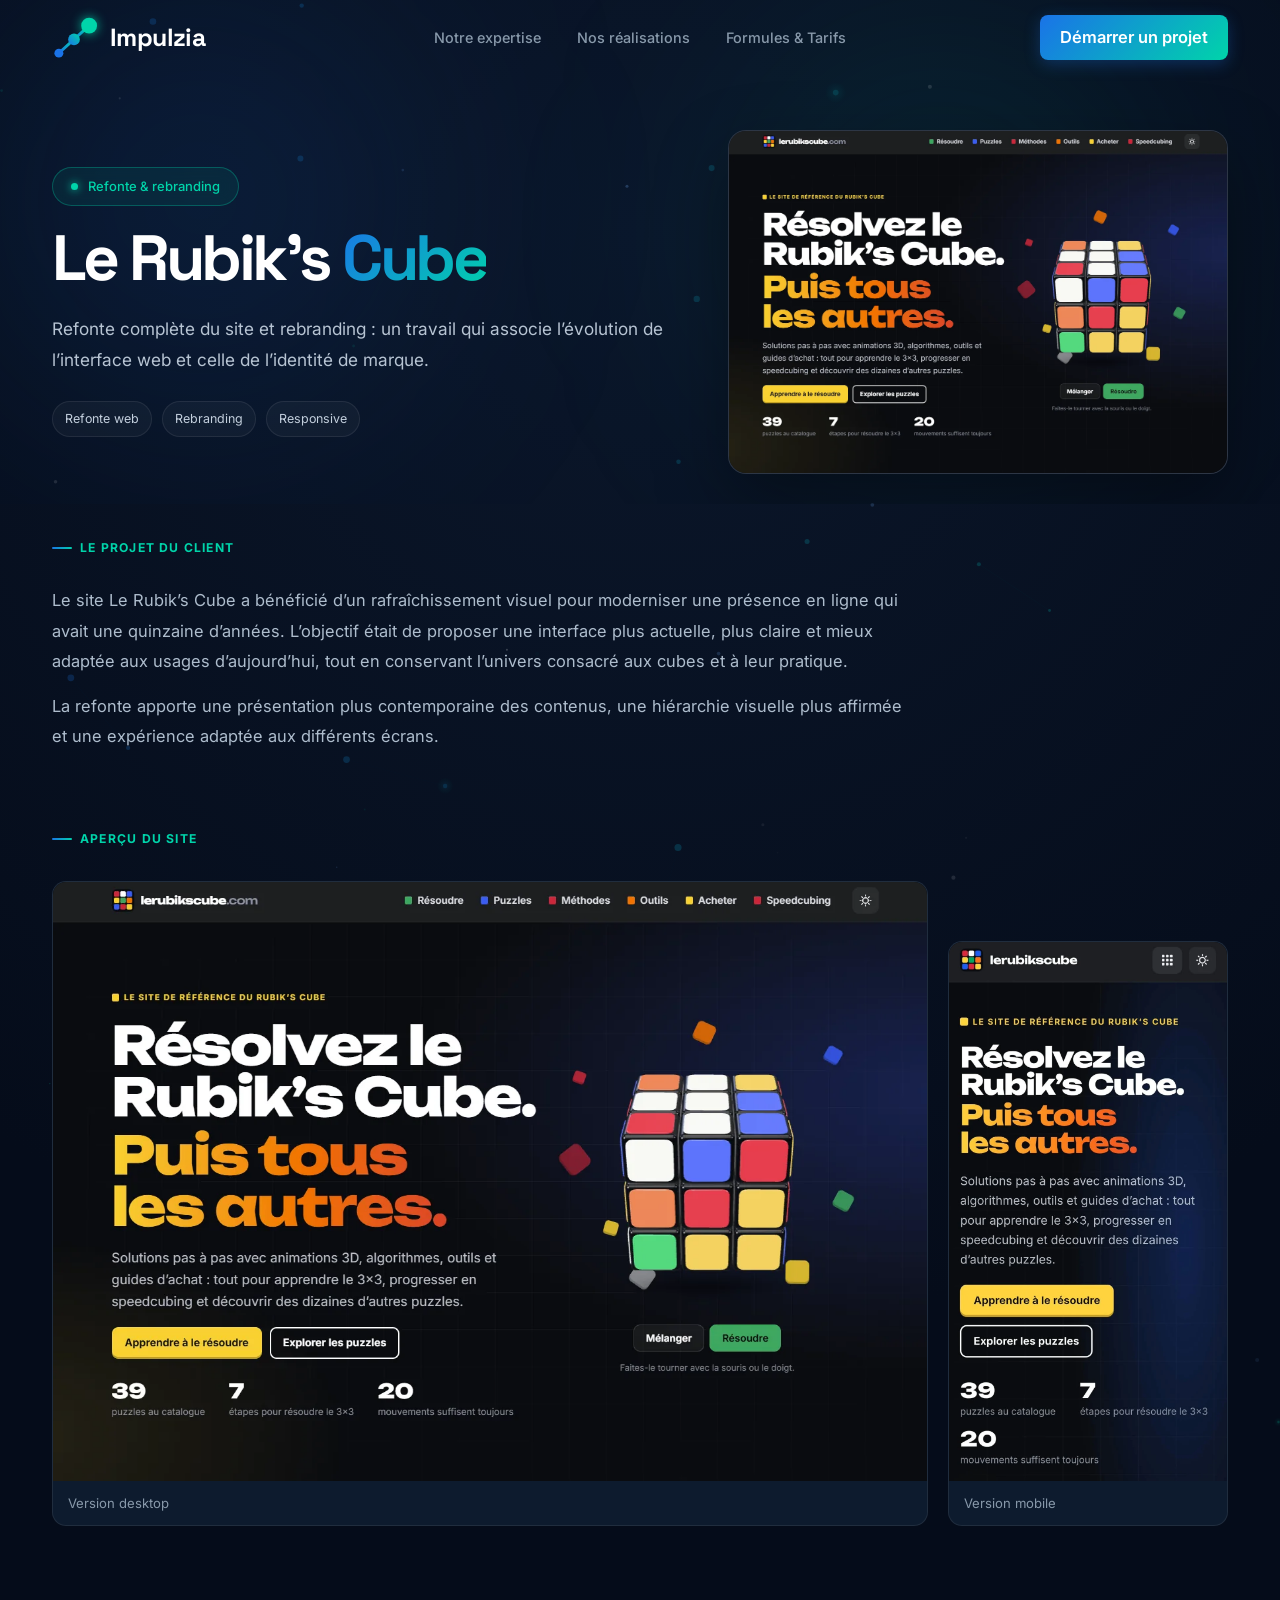
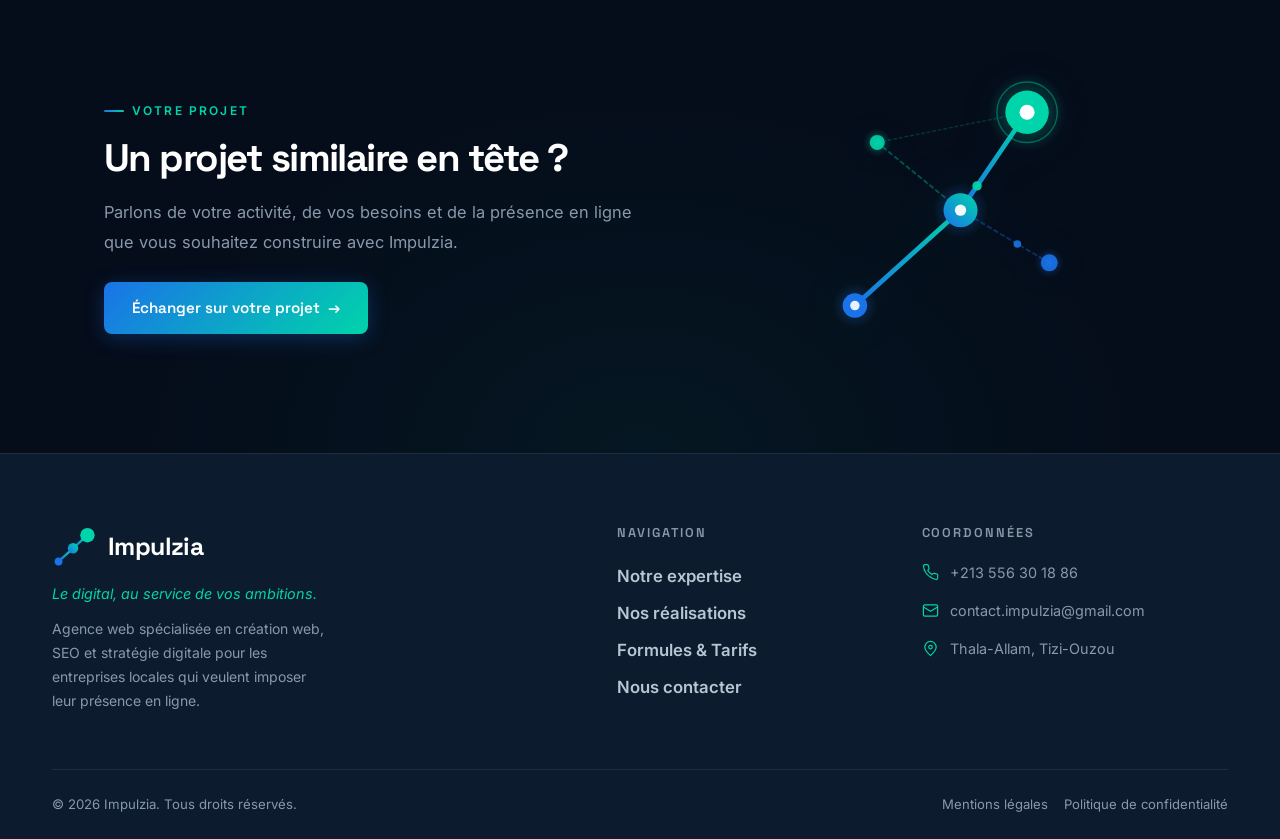
<file: realisations/le-rubiks-cube.html>
<!DOCTYPE html><html lang="fr"><head><meta charset="UTF-8"><meta name="viewport" content="width=device-width, initial-scale=1.0"><meta name="robots" content="index,follow"><link rel="preconnect" href="https://fonts.googleapis.com"><link rel="preconnect" href="https://fonts.gstatic.com" crossorigin><link href="https://fonts.googleapis.com/css2?family=Space+Grotesk:wght@400;500;600;700&family=Inter:wght@300;400;500;600&display=swap" rel="stylesheet"><link rel="icon" type="image/svg+xml" href="../favicon.svg"><link rel="stylesheet" href="../css/style.css"><title>Le Rubik's Cube — Refonte & rebranding | Impulzia</title><meta name="description" content="Étude de cas Impulzia : refonte complète du site Le Rubik’s Cube et rebranding."><meta property="og:title" content="Le Rubik's Cube — Refonte & rebranding | Impulzia"><meta property="og:description" content="Étude de cas Impulzia : refonte complète du site Le Rubik’s Cube et rebranding."></head><body class="case-detail case-detail-page"><nav id="navbar" role="navigation" aria-label="Navigation principale">
    <div class="container nav-inner">

      <a href="../index.html#accueil" class="nav-logo" aria-label="Impulzia — Retour à l'accueil">
        <svg width="44" height="44" viewBox="0 0 64 64" overflow="visible" aria-hidden="true" class="nav-logo-svg">
          <defs>
            <linearGradient id="logo-nav" x1="0%" y1="100%" x2="100%" y2="0%">
              <stop offset="0%" stop-color="#1A73E8" />
              <stop offset="100%" stop-color="#00D4AA" />
            </linearGradient>
          </defs>
          <line x1="10" y1="54" x2="32" y2="34" stroke="url(#logo-nav)" stroke-width="4" stroke-linecap="round"/>
          <line x1="32" y1="34" x2="54" y2="14" stroke="url(#logo-nav)" stroke-width="4" stroke-linecap="round"/>
          <circle cx="10" cy="54" r="6.5" fill="#1A73E8"/>
          <circle cx="32" cy="34" r="8.5" fill="url(#logo-nav)"/>
          <circle cx="54" cy="14" r="11.5" fill="#00D4AA" style="filter: drop-shadow(0 0 8px rgba(0,212,170,0.85));"/>
        </svg>
        <span class="nav-wordmark">Impulzia</span>
      </a>

      <ul class="nav-links" id="nav-links" role="list">
        <li><a href="../index.html#services">Notre expertise</a></li>
        <li><a href="../realisations/index.html">Nos réalisations</a></li>
        <li><a href="../index.html#tarifs">Formules &amp; Tarifs</a></li>
      </ul>

      <a href="../index.html#contact" class="nav-cta">Démarrer un projet</a>

      <button class="nav-burger" id="nav-burger" aria-label="Ouvrir le menu" aria-expanded="false" aria-controls="nav-links">
        <span></span><span></span><span></span>
      </button>

    </div>
  </nav><main class="case-detail-main"><canvas id="particle-canvas" aria-hidden="true"></canvas><section class="case-hero portfolio-list-hero"><div class="hero-glow hero-glow--blue" aria-hidden="true"></div><div class="hero-glow hero-glow--teal" aria-hidden="true"></div><div class="container case-hero-grid"><div><div class="hero-badge case-detail-badge"><span class="badge-dot" aria-hidden="true"></span> Refonte & rebranding</div><h1 class="case-title">Le Rubik's <span class="gradient-text">Cube</span></h1><p class="case-intro">Refonte complète du site et rebranding : un travail qui associe l’évolution de l’interface web et celle de l’identité de marque.</p><div class="case-meta"><span class="case-chip">Refonte web</span><span class="case-chip">Rebranding</span><span class="case-chip">Responsive</span></div></div><div class="case-hero-image"><img src="../assets/realisations/rubik/accueil-apres.webp" alt="Page d’accueil actuelle du site Le Rubik's Cube" fetchpriority="high"></div></div></section>
<section class="case-content"><div class="container case-project-stack"><div class="section-tag case-section-label">Le projet du client</div><div class="case-copy"><p>Le site Le Rubik’s Cube a bénéficié d’un rafraîchissement visuel pour moderniser une présence en ligne qui avait une quinzaine d’années. L’objectif était de proposer une interface plus actuelle, plus claire et mieux adaptée aux usages d’aujourd’hui, tout en conservant l’univers consacré aux cubes et à leur pratique.</p><p>La refonte apporte une présentation plus contemporaine des contenus, une hiérarchie visuelle plus affirmée et une expérience adaptée aux différents écrans.</p></div></div></section><section class="case-content case-content--alt"><div class="container"><div class="section-tag case-section-label">Aperçu du site</div><div class="case-gallery case-gallery--showcase"><figure class="case-shot case-shot--wide"><img src="../assets/realisations/rubik/accueil-apres.webp" alt="Aperçu desktop du site Le Rubik’s Cube après sa refonte" loading="lazy"><figcaption>Version desktop</figcaption></figure><figure class="case-shot case-shot--mobile"><img src="../assets/realisations/rubik/mobile-accueil.webp" alt="Aperçu mobile du site Le Rubik’s Cube" loading="lazy"><figcaption>Version mobile</figcaption></figure></div></div></section></main><section class="case-cta portfolio-cta"><div class="container portfolio-cta-inner"><div class="portfolio-cta-copy"><span class="section-tag">Votre projet</span><h2 class="case-h2">Un projet similaire en tête&nbsp;?</h2><p>Parlons de votre activité, de vos besoins et de la présence en ligne que vous souhaitez construire avec Impulzia.</p><a class="btn btn--primary" href="../index.html#contact">Échanger sur votre projet <span class="btn-arrow" aria-hidden="true">→</span></a></div><div class="portfolio-cta-visual" aria-hidden="true"><div class="hero-logo-mark"><svg class="hero-svg neural-articulated-svg" id="neural-svg" viewBox="0 0 360 360" fill="none" overflow="visible">
            <defs>
              <linearGradient id="neural-grad" x1="0%" y1="100%" x2="100%" y2="0%">
                <stop offset="0%" stop-color="#1A73E8"/>
                <stop offset="100%" stop-color="#00D4AA"/>
              </linearGradient>
              <radialGradient id="node-glow-teal" cx="50%" cy="50%" r="50%">
                <stop offset="0%" stop-color="#00D4AA" stop-opacity="0.85"/>
                <stop offset="45%" stop-color="#00D4AA" stop-opacity="0.2"/>
                <stop offset="100%" stop-color="#00D4AA" stop-opacity="0"/>
              </radialGradient>
              <radialGradient id="node-glow-blue" cx="50%" cy="50%" r="50%">
                <stop offset="0%" stop-color="#1A73E8" stop-opacity="0.85"/>
                <stop offset="45%" stop-color="#1A73E8" stop-opacity="0.2"/>
                <stop offset="100%" stop-color="#1A73E8" stop-opacity="0"/>
              </radialGradient>
            </defs>

            <!-- Articulated Synaptic Links -->
            <g class="neural-links">
              <!-- Secondary branches -->
              <line id="link-d-b" x1="285" y1="230" x2="180" y2="180" stroke="rgba(26,115,232,0.35)" stroke-width="2" stroke-dasharray="4 4" stroke-linecap="round"/>
              <line id="link-e-b" x1="95" y1="100" x2="180" y2="180" stroke="rgba(0,212,170,0.35)" stroke-width="2" stroke-dasharray="4 4" stroke-linecap="round"/>
              <line id="link-e-c" x1="95" y1="100" x2="270" y2="80" stroke="rgba(0,212,170,0.2)" stroke-width="1.5" stroke-dasharray="3 3" stroke-linecap="round"/>
              
              <!-- Primary trajectory links (Impulzia Logo backbone) -->
              <line id="link-a-b" x1="75" y1="285" x2="180" y2="180" stroke="url(#neural-grad)" stroke-width="5" stroke-linecap="round"/>
              <line id="link-b-c" x1="180" y1="180" x2="270" y2="80" stroke="url(#neural-grad)" stroke-width="5" stroke-linecap="round"/>
            </g>

            <!-- Synaptic light pulses -->
            <circle id="pulse-1" r="5" fill="#00D4AA" opacity="0.95"/>
            <circle id="pulse-2" r="4" fill="#1A73E8" opacity="0.9"/>

            <!-- Concentric pulse ring around apex node -->
            <circle id="ripple-c-ring" cx="270" cy="80" r="32" stroke="#00D4AA" stroke-width="1.5" stroke-opacity="0.4" fill="none" class="neural-pulse-ring"/>

            <!-- Satellite Nodes (Articulated Synapses) -->
            <g id="node-d" class="neural-node">
              <circle cx="285" cy="230" r="16" fill="url(#node-glow-blue)"/>
              <circle cx="285" cy="230" r="9" fill="#1A73E8" opacity="0.9"/>
            </g>
            <g id="node-e" class="neural-node">
              <circle cx="95" cy="100" r="15" fill="url(#node-glow-teal)"/>
              <circle cx="95" cy="100" r="8" fill="#00D4AA" opacity="0.9"/>
            </g>

            <!-- Primary 3 Impulzia Nodes -->
            <!-- Node A (Impulse base) -->
            <g id="node-a" class="neural-node">
              <circle cx="75" cy="285" r="24" fill="url(#node-glow-blue)"/>
              <circle cx="75" cy="285" r="13" fill="#1A73E8"/>
              <circle cx="75" cy="285" r="5" fill="#FFFFFF" opacity="0.9"/>
            </g>

            <!-- Node B (Core joint) -->
            <g id="node-b" class="neural-node">
              <circle cx="180" cy="180" r="30" fill="url(#node-glow-blue)"/>
              <circle cx="180" cy="180" r="18" fill="url(#neural-grad)"/>
              <circle cx="180" cy="180" r="6" fill="#FFFFFF" opacity="0.95"/>
            </g>

            <!-- Node C (Signal apex) -->
            <g id="node-c" class="neural-node">
              <circle cx="270" cy="80" r="42" fill="url(#node-glow-teal)"/>
              <circle cx="270" cy="80" r="23" fill="#00D4AA"/>
              <circle cx="270" cy="80" r="8" fill="#FFFFFF"/>
            </g>
          </svg></div></div></div></section><footer class="footer" role="contentinfo">
    <div class="container">
      <div class="footer-grid">

        <div class="footer-brand">
          <a href="../index.html#accueil" class="nav-logo footer-logo" aria-label="Impulzia — Retour en haut">
            <svg width="42" height="42" viewBox="0 0 64 64" overflow="visible" aria-hidden="true">
              <defs>
                <linearGradient id="logo-footer" x1="0%" y1="100%" x2="100%" y2="0%">
                  <stop offset="0%" stop-color="#1A73E8"/>
                  <stop offset="100%" stop-color="#00D4AA"/>
                </linearGradient>
              </defs>
              <line x1="10" y1="54" x2="32" y2="34" stroke="url(#logo-footer)" stroke-width="3.5" stroke-linecap="round"/>
              <line x1="32" y1="34" x2="54" y2="14" stroke="url(#logo-footer)" stroke-width="3.5" stroke-linecap="round"/>
              <circle cx="10" cy="54" r="6"  fill="#1A73E8"/>
              <circle cx="32" cy="34" r="8"  fill="url(#logo-footer)"/>
              <circle cx="54" cy="14" r="11" fill="#00D4AA"/>
            </svg>
            <span class="nav-wordmark">Impulzia</span>
          </a>
          <p class="footer-tagline">Le digital, au service de vos ambitions.</p>
          <p class="footer-desc">Agence web spécialisée en création web, SEO et stratégie digitale pour les entreprises locales qui veulent imposer leur présence en ligne.</p>
        </div>

        <nav class="footer-links footer-main-links" aria-label="Navigation">
          <h2 class="footer-heading">Navigation</h2>
          <ul role="list">
            <li><a href="../index.html#services">Notre expertise</a></li>
            <li><a href="../realisations/index.html">Nos réalisations</a></li>
            <li><a href="../index.html#tarifs">Formules &amp; Tarifs</a></li>
            <li><a href="../index.html#contact">Nous contacter</a></li>
          </ul>
        </nav>

        <div class="footer-contact">
          <h2 class="footer-heading">Coordonnées</h2>
          <ul role="list">
            <li><svg viewBox="0 0 24 24" aria-hidden="true"><path d="M22 16.92v3a2 2 0 0 1-2.18 2A19.8 19.8 0 0 1 11.19 18a19.5 19.5 0 0 1-6-6A19.8 19.8 0 0 1 2.09 3.18 2 2 0 0 1 4.08 1h3a2 2 0 0 1 2 1.72c.12.96.35 1.9.69 2.8a2 2 0 0 1-.45 2.11L8.05 8.91a16 16 0 0 0 6 6l1.27-1.27a2 2 0 0 1 2.11-.45c.9.34 1.84.57 2.8.69A2 2 0 0 1 22 16.92z"/></svg><a href="tel:+213556301886">+213 556 30 18 86</a></li>
            <li><svg viewBox="0 0 24 24" aria-hidden="true"><rect x="2" y="4" width="20" height="16" rx="2"/><path d="m22 7-10 6L2 7"/></svg><a href="mailto:contact.impulzia@gmail.com">contact.impulzia@gmail.com</a></li>
            <li><svg viewBox="0 0 24 24" aria-hidden="true"><path d="M20 10c0 5-8 12-8 12S4 15 4 10a8 8 0 1 1 16 0Z"/><circle cx="12" cy="10" r="2.5"/></svg><span>Thala-Allam, Tizi-Ouzou</span></li>
          </ul>
        </div>

      </div>

      <div class="footer-bottom">
        <p>© 2026 Impulzia. Tous droits réservés.</p>
        <nav class="footer-legal-links" aria-label="Liens légaux"><a href="../mentions-legales.html">Mentions légales</a><a href="../politique-confidentialite.html">Politique de confidentialité</a></nav>
      </div>
    </div>
  </footer><script src="../js/main.js"></script></body></html>
</file>
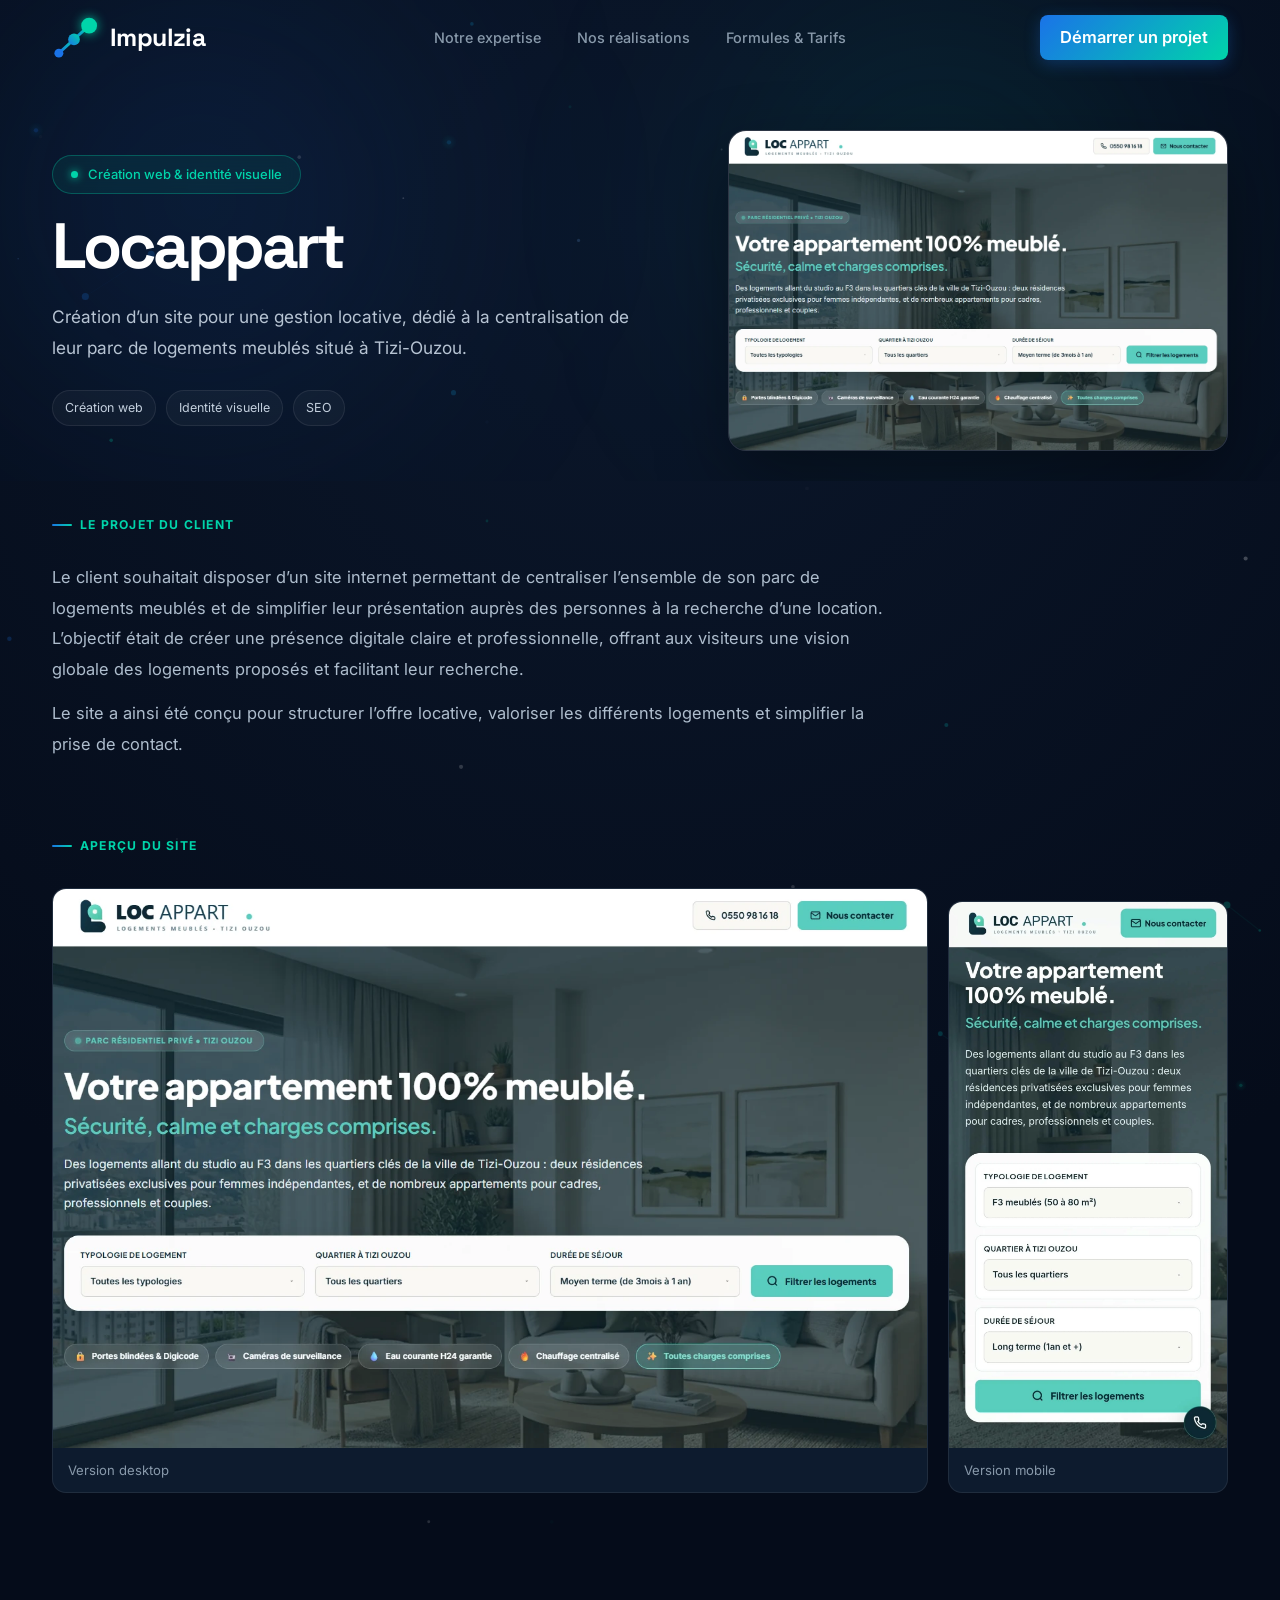
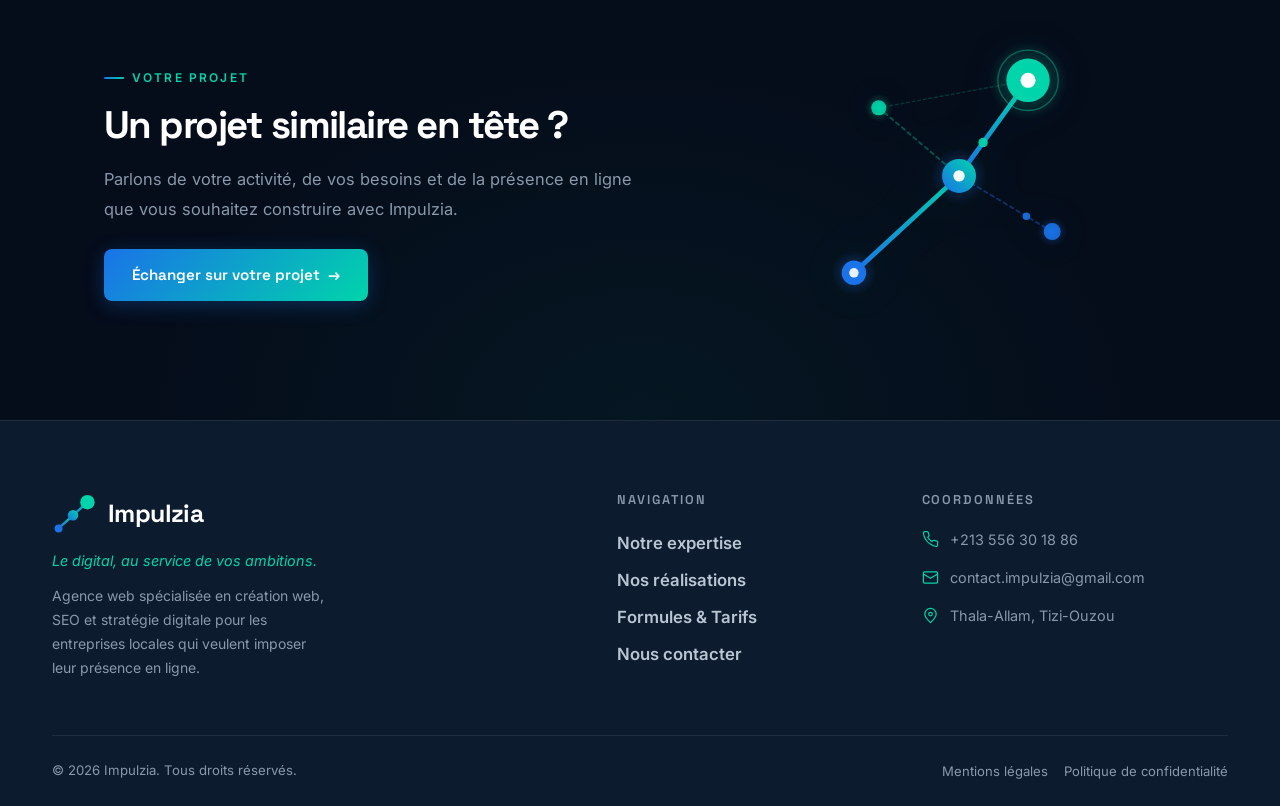
<file: realisations/locappart.html>
<!DOCTYPE html><html lang="fr"><head><meta charset="UTF-8"><meta name="viewport" content="width=device-width, initial-scale=1.0"><meta name="robots" content="index,follow"><link rel="preconnect" href="https://fonts.googleapis.com"><link rel="preconnect" href="https://fonts.gstatic.com" crossorigin><link href="https://fonts.googleapis.com/css2?family=Space+Grotesk:wght@400;500;600;700&family=Inter:wght@300;400;500;600&display=swap" rel="stylesheet"><link rel="icon" type="image/svg+xml" href="../favicon.svg"><link rel="stylesheet" href="../css/style.css"><title>Locappart — Création web & identité visuelle | Impulzia</title><meta name="description" content="Étude de cas Impulzia : création du site Locappart, conception de l’identité visuelle, développement et optimisation SEO."><meta property="og:title" content="Locappart — Création web & identité visuelle | Impulzia"><meta property="og:description" content="Étude de cas Impulzia : création du site Locappart, conception de l’identité visuelle, développement et optimisation SEO."></head><body class="case-detail case-detail-page"><nav id="navbar" role="navigation" aria-label="Navigation principale">
    <div class="container nav-inner">

      <a href="../index.html#accueil" class="nav-logo" aria-label="Impulzia — Retour à l'accueil">
        <svg width="44" height="44" viewBox="0 0 64 64" overflow="visible" aria-hidden="true" class="nav-logo-svg">
          <defs>
            <linearGradient id="logo-nav" x1="0%" y1="100%" x2="100%" y2="0%">
              <stop offset="0%" stop-color="#1A73E8" />
              <stop offset="100%" stop-color="#00D4AA" />
            </linearGradient>
          </defs>
          <line x1="10" y1="54" x2="32" y2="34" stroke="url(#logo-nav)" stroke-width="4" stroke-linecap="round"/>
          <line x1="32" y1="34" x2="54" y2="14" stroke="url(#logo-nav)" stroke-width="4" stroke-linecap="round"/>
          <circle cx="10" cy="54" r="6.5" fill="#1A73E8"/>
          <circle cx="32" cy="34" r="8.5" fill="url(#logo-nav)"/>
          <circle cx="54" cy="14" r="11.5" fill="#00D4AA" style="filter: drop-shadow(0 0 8px rgba(0,212,170,0.85));"/>
        </svg>
        <span class="nav-wordmark">Impulzia</span>
      </a>

      <ul class="nav-links" id="nav-links" role="list">
        <li><a href="../index.html#services">Notre expertise</a></li>
        <li><a href="../realisations/index.html">Nos réalisations</a></li>
        <li><a href="../index.html#tarifs">Formules &amp; Tarifs</a></li>
      </ul>

      <a href="../index.html#contact" class="nav-cta">Démarrer un projet</a>

      <button class="nav-burger" id="nav-burger" aria-label="Ouvrir le menu" aria-expanded="false" aria-controls="nav-links">
        <span></span><span></span><span></span>
      </button>

    </div>
  </nav><main class="case-detail-main"><canvas id="particle-canvas" aria-hidden="true"></canvas><section class="case-hero portfolio-list-hero"><div class="hero-glow hero-glow--blue" aria-hidden="true"></div><div class="hero-glow hero-glow--teal" aria-hidden="true"></div><div class="container case-hero-grid"><div><div class="hero-badge case-detail-badge"><span class="badge-dot" aria-hidden="true"></span> Création web & identité visuelle</div><h1 class="case-title">Locappart</h1><p class="case-intro">Création d’un site pour une gestion locative, dédié à la centralisation de leur parc de logements meublés situé à Tizi-Ouzou.</p><div class="case-meta"><span class="case-chip">Création web</span><span class="case-chip">Identité visuelle</span><span class="case-chip">SEO</span></div></div><div class="case-hero-image"><img src="../assets/realisations/locappart/accueil-desktop.webp" alt="Page d’accueil du site Locappart" fetchpriority="high"></div></div></section>
<section class="case-content"><div class="container case-project-stack"><div class="section-tag case-section-label">Le projet du client</div><div class="case-copy"><p>Le client souhaitait disposer d’un site internet permettant de centraliser l’ensemble de son parc de logements meublés et de simplifier leur présentation auprès des personnes à la recherche d’une location. L’objectif était de créer une présence digitale claire et professionnelle, offrant aux visiteurs une vision globale des logements proposés et facilitant leur recherche.</p><p>Le site a ainsi été conçu pour structurer l’offre locative, valoriser les différents logements et simplifier la prise de contact.</p></div></div></section><section class="case-content case-content--alt"><div class="container"><div class="section-tag case-section-label">Aperçu du site</div><div class="case-gallery case-gallery--showcase"><figure class="case-shot case-shot--wide"><img src="../assets/realisations/locappart/accueil-desktop.webp" alt="Aperçu desktop du site Locappart" loading="lazy"><figcaption>Version desktop</figcaption></figure><figure class="case-shot case-shot--mobile"><img src="../assets/realisations/locappart/accueil-mobile.webp" alt="Aperçu mobile du site Locappart" loading="lazy"><figcaption>Version mobile</figcaption></figure></div></div></section></main><section class="case-cta portfolio-cta"><div class="container portfolio-cta-inner"><div class="portfolio-cta-copy"><span class="section-tag">Votre projet</span><h2 class="case-h2">Un projet similaire en tête&nbsp;?</h2><p>Parlons de votre activité, de vos besoins et de la présence en ligne que vous souhaitez construire avec Impulzia.</p><a class="btn btn--primary" href="../index.html#contact">Échanger sur votre projet <span class="btn-arrow" aria-hidden="true">→</span></a></div><div class="portfolio-cta-visual" aria-hidden="true"><div class="hero-logo-mark"><svg class="hero-svg neural-articulated-svg" id="neural-svg" viewBox="0 0 360 360" fill="none" overflow="visible">
            <defs>
              <linearGradient id="neural-grad" x1="0%" y1="100%" x2="100%" y2="0%">
                <stop offset="0%" stop-color="#1A73E8"/>
                <stop offset="100%" stop-color="#00D4AA"/>
              </linearGradient>
              <radialGradient id="node-glow-teal" cx="50%" cy="50%" r="50%">
                <stop offset="0%" stop-color="#00D4AA" stop-opacity="0.85"/>
                <stop offset="45%" stop-color="#00D4AA" stop-opacity="0.2"/>
                <stop offset="100%" stop-color="#00D4AA" stop-opacity="0"/>
              </radialGradient>
              <radialGradient id="node-glow-blue" cx="50%" cy="50%" r="50%">
                <stop offset="0%" stop-color="#1A73E8" stop-opacity="0.85"/>
                <stop offset="45%" stop-color="#1A73E8" stop-opacity="0.2"/>
                <stop offset="100%" stop-color="#1A73E8" stop-opacity="0"/>
              </radialGradient>
            </defs>

            <!-- Articulated Synaptic Links -->
            <g class="neural-links">
              <!-- Secondary branches -->
              <line id="link-d-b" x1="285" y1="230" x2="180" y2="180" stroke="rgba(26,115,232,0.35)" stroke-width="2" stroke-dasharray="4 4" stroke-linecap="round"/>
              <line id="link-e-b" x1="95" y1="100" x2="180" y2="180" stroke="rgba(0,212,170,0.35)" stroke-width="2" stroke-dasharray="4 4" stroke-linecap="round"/>
              <line id="link-e-c" x1="95" y1="100" x2="270" y2="80" stroke="rgba(0,212,170,0.2)" stroke-width="1.5" stroke-dasharray="3 3" stroke-linecap="round"/>
              
              <!-- Primary trajectory links (Impulzia Logo backbone) -->
              <line id="link-a-b" x1="75" y1="285" x2="180" y2="180" stroke="url(#neural-grad)" stroke-width="5" stroke-linecap="round"/>
              <line id="link-b-c" x1="180" y1="180" x2="270" y2="80" stroke="url(#neural-grad)" stroke-width="5" stroke-linecap="round"/>
            </g>

            <!-- Synaptic light pulses -->
            <circle id="pulse-1" r="5" fill="#00D4AA" opacity="0.95"/>
            <circle id="pulse-2" r="4" fill="#1A73E8" opacity="0.9"/>

            <!-- Concentric pulse ring around apex node -->
            <circle id="ripple-c-ring" cx="270" cy="80" r="32" stroke="#00D4AA" stroke-width="1.5" stroke-opacity="0.4" fill="none" class="neural-pulse-ring"/>

            <!-- Satellite Nodes (Articulated Synapses) -->
            <g id="node-d" class="neural-node">
              <circle cx="285" cy="230" r="16" fill="url(#node-glow-blue)"/>
              <circle cx="285" cy="230" r="9" fill="#1A73E8" opacity="0.9"/>
            </g>
            <g id="node-e" class="neural-node">
              <circle cx="95" cy="100" r="15" fill="url(#node-glow-teal)"/>
              <circle cx="95" cy="100" r="8" fill="#00D4AA" opacity="0.9"/>
            </g>

            <!-- Primary 3 Impulzia Nodes -->
            <!-- Node A (Impulse base) -->
            <g id="node-a" class="neural-node">
              <circle cx="75" cy="285" r="24" fill="url(#node-glow-blue)"/>
              <circle cx="75" cy="285" r="13" fill="#1A73E8"/>
              <circle cx="75" cy="285" r="5" fill="#FFFFFF" opacity="0.9"/>
            </g>

            <!-- Node B (Core joint) -->
            <g id="node-b" class="neural-node">
              <circle cx="180" cy="180" r="30" fill="url(#node-glow-blue)"/>
              <circle cx="180" cy="180" r="18" fill="url(#neural-grad)"/>
              <circle cx="180" cy="180" r="6" fill="#FFFFFF" opacity="0.95"/>
            </g>

            <!-- Node C (Signal apex) -->
            <g id="node-c" class="neural-node">
              <circle cx="270" cy="80" r="42" fill="url(#node-glow-teal)"/>
              <circle cx="270" cy="80" r="23" fill="#00D4AA"/>
              <circle cx="270" cy="80" r="8" fill="#FFFFFF"/>
            </g>
          </svg></div></div></div></section><footer class="footer" role="contentinfo">
    <div class="container">
      <div class="footer-grid">

        <div class="footer-brand">
          <a href="../index.html#accueil" class="nav-logo footer-logo" aria-label="Impulzia — Retour en haut">
            <svg width="42" height="42" viewBox="0 0 64 64" overflow="visible" aria-hidden="true">
              <defs>
                <linearGradient id="logo-footer" x1="0%" y1="100%" x2="100%" y2="0%">
                  <stop offset="0%" stop-color="#1A73E8"/>
                  <stop offset="100%" stop-color="#00D4AA"/>
                </linearGradient>
              </defs>
              <line x1="10" y1="54" x2="32" y2="34" stroke="url(#logo-footer)" stroke-width="3.5" stroke-linecap="round"/>
              <line x1="32" y1="34" x2="54" y2="14" stroke="url(#logo-footer)" stroke-width="3.5" stroke-linecap="round"/>
              <circle cx="10" cy="54" r="6"  fill="#1A73E8"/>
              <circle cx="32" cy="34" r="8"  fill="url(#logo-footer)"/>
              <circle cx="54" cy="14" r="11" fill="#00D4AA"/>
            </svg>
            <span class="nav-wordmark">Impulzia</span>
          </a>
          <p class="footer-tagline">Le digital, au service de vos ambitions.</p>
          <p class="footer-desc">Agence web spécialisée en création web, SEO et stratégie digitale pour les entreprises locales qui veulent imposer leur présence en ligne.</p>
        </div>

        <nav class="footer-links footer-main-links" aria-label="Navigation">
          <h2 class="footer-heading">Navigation</h2>
          <ul role="list">
            <li><a href="../index.html#services">Notre expertise</a></li>
            <li><a href="../realisations/index.html">Nos réalisations</a></li>
            <li><a href="../index.html#tarifs">Formules &amp; Tarifs</a></li>
            <li><a href="../index.html#contact">Nous contacter</a></li>
          </ul>
        </nav>

        <div class="footer-contact">
          <h2 class="footer-heading">Coordonnées</h2>
          <ul role="list">
            <li><svg viewBox="0 0 24 24" aria-hidden="true"><path d="M22 16.92v3a2 2 0 0 1-2.18 2A19.8 19.8 0 0 1 11.19 18a19.5 19.5 0 0 1-6-6A19.8 19.8 0 0 1 2.09 3.18 2 2 0 0 1 4.08 1h3a2 2 0 0 1 2 1.72c.12.96.35 1.9.69 2.8a2 2 0 0 1-.45 2.11L8.05 8.91a16 16 0 0 0 6 6l1.27-1.27a2 2 0 0 1 2.11-.45c.9.34 1.84.57 2.8.69A2 2 0 0 1 22 16.92z"/></svg><a href="tel:+213556301886">+213 556 30 18 86</a></li>
            <li><svg viewBox="0 0 24 24" aria-hidden="true"><rect x="2" y="4" width="20" height="16" rx="2"/><path d="m22 7-10 6L2 7"/></svg><a href="mailto:contact.impulzia@gmail.com">contact.impulzia@gmail.com</a></li>
            <li><svg viewBox="0 0 24 24" aria-hidden="true"><path d="M20 10c0 5-8 12-8 12S4 15 4 10a8 8 0 1 1 16 0Z"/><circle cx="12" cy="10" r="2.5"/></svg><span>Thala-Allam, Tizi-Ouzou</span></li>
          </ul>
        </div>

      </div>

      <div class="footer-bottom">
        <p>© 2026 Impulzia. Tous droits réservés.</p>
        <nav class="footer-legal-links" aria-label="Liens légaux"><a href="../mentions-legales.html">Mentions légales</a><a href="../politique-confidentialite.html">Politique de confidentialité</a></nav>
      </div>
    </div>
  </footer><script src="../js/main.js"></script></body></html>
</file>
<file: css/style.css>
/* ═══════════════════════════════════════════════
   IMPULZIA — Stylesheet v1.0
   Stack: Vanilla CSS · Dark mode · Premium
   ═══════════════════════════════════════════════ */

/* ── RESET ─────────────────────────────────── */
*, *::before, *::after { box-sizing: border-box; margin: 0; padding: 0; }
html { scroll-behavior: smooth; scroll-padding-top: 80px; font-size: 16px; }
img, svg { display: block; max-width: 100%; }
button, input, textarea, select { font: inherit; }
a { text-decoration: none; color: inherit; }
ul { list-style: none; }

/* ── CSS VARIABLES ──────────────────────────── */
:root {
  /* Colors */
  --abyss:   #050C1A;
  --void:    #0D1B2E;
  --impulse: #1A73E8;
  --signal:  #00D4AA;
  --clarity: #FFFFFF;
  --muted:   #8899AA;
  --subtle:  rgba(255, 255, 255, 0.05);
  --border:  rgba(255, 255, 255, 0.08);

  /* Gradient */
  --grad: linear-gradient(135deg, #1A73E8 0%, #00D4AA 100%);
  --grad-text: linear-gradient(135deg, #1A73E8 0%, #00D4AA 100%);

  /* Typography */
  --font-head: 'Space Grotesk', sans-serif;
  --font-body: 'Inter', sans-serif;

  /* Spacing */
  --section-pad: 100px;
  --nav-h: 76px;

  /* Radius */
  --radius:    12px;
  --radius-lg: 20px;
  --radius-xl: 28px;

  /* Transitions */
  --ease: cubic-bezier(0.4, 0, 0.2, 1);
  --transition: 0.3s var(--ease);

  /* Shadows */
  --glow-blue: 0 0 40px rgba(26, 115, 232, 0.25);
  --glow-teal: 0 0 40px rgba(0, 212, 170, 0.25);
  --shadow-card: 0 4px 32px rgba(0, 0, 0, 0.4);
}

/* ── BASE ───────────────────────────────────── */
body {
  background-color: var(--abyss);
  color: var(--clarity);
  font-family: var(--font-body);
  font-size: 1rem;
  line-height: 1.6;
  -webkit-font-smoothing: antialiased;
  overflow-x: hidden;
}

/* ── TYPOGRAPHY ─────────────────────────────── */
h1, h2, h3, h4, h5, h6 {
  font-family: var(--font-head);
  font-weight: 700;
  line-height: 1.15;
  letter-spacing: -0.02em;
}

.gradient-text {
  background: var(--grad-text);
  -webkit-background-clip: text;
  -webkit-text-fill-color: transparent;
  background-clip: text;
}

/* ── LAYOUT ─────────────────────────────────── */
.container {
  max-width: 1160px;
  margin: 0 auto;
  padding: 0 28px;
}

.section {
  padding: var(--section-pad) 0;
}
.section--void  { background-color: var(--void); }
.section--abyss { background-color: var(--abyss); }

/* Formules : fond animé inspiré du hero pour distinguer la section des réalisations */
.pricing-section--animated {
  position: relative;
  isolation: isolate;
  overflow: hidden;
  background: radial-gradient(circle at 50% 15%, #0B172B 0%, #050C1A 75%);
}
/* Shared animated background for expertise, about/testimonials and contact.
   Reuses the exact same navy base and drifting blue/teal glows as the pricing section. */
.section--animated-bg {
  position: relative;
  isolation: isolate;
  overflow: hidden;
  background: radial-gradient(circle at 50% 15%, #0B172B 0%, #050C1A 75%);
}
.section--animated-bg > .container { position: relative; z-index: 1; }
.section--animated-bg > .pricing-glow { z-index: 0; }
.section--animated-bg .pricing-glow--blue {
  width: min(600px, 75vw);
  height: min(600px, 75vw);
  top: -160px;
  left: -140px;
  background: radial-gradient(circle, rgba(26, 115, 232, 0.2) 0%, transparent 70%);
  animation: pricing-glow-drift-blue 18s ease-in-out infinite alternate;
}
.section--animated-bg .pricing-glow--teal {
  width: min(550px, 70vw);
  height: min(550px, 70vw);
  right: -80px;
  bottom: -120px;
  background: radial-gradient(circle, rgba(0, 212, 170, 0.17) 0%, transparent 70%);
  animation: pricing-glow-drift-teal 22s ease-in-out infinite alternate;
}
.section--animated-bg .container { position: relative; z-index: 1; }
@media (prefers-reduced-motion: reduce) {
  .section--animated-bg .pricing-glow--blue,
  .section--animated-bg .pricing-glow--teal { animation: none; }
}

.pricing-section-inner { position: relative; z-index: 1; }
.pricing-glow {
  position: absolute;
  z-index: 0;
  border-radius: 50%;
  filter: blur(105px);
  pointer-events: none;
  will-change: transform;
}
.pricing-glow--blue {
  width: min(600px, 75vw);
  height: min(600px, 75vw);
  top: -160px;
  left: -140px;
  background: radial-gradient(circle, rgba(26, 115, 232, 0.2) 0%, transparent 70%);
  animation: pricing-glow-drift-blue 18s ease-in-out infinite alternate;
}
.pricing-glow--teal {
  width: min(550px, 70vw);
  height: min(550px, 70vw);
  right: -80px;
  bottom: -120px;
  background: radial-gradient(circle, rgba(0, 212, 170, 0.17) 0%, transparent 70%);
  animation: pricing-glow-drift-teal 22s ease-in-out infinite alternate;
}
@keyframes pricing-glow-drift-blue {
  from { transform: translate3d(0, 0, 0) scale(1); }
  to { transform: translate3d(90px, 70px, 0) scale(1.12); }
}
@keyframes pricing-glow-drift-teal {
  from { transform: translate3d(0, 0, 0) scale(1); }
  to { transform: translate3d(-80px, -65px, 0) scale(1.1); }
}
@media (prefers-reduced-motion: reduce) {
  .pricing-glow--blue, .pricing-glow--teal { animation: none; }
}

/* ── SECTION HEADER ─────────────────────────── */
.section-header {
  text-align: center;
  margin-bottom: 64px;
}
.section-tag {
  display: inline-flex;
  align-items: center;
  gap: 8px;
  font-size: 12px;
  font-weight: 600;
  letter-spacing: 0.18em;
  text-transform: uppercase;
  color: var(--signal);
  margin-bottom: 16px;
}
.section-tag::before {
  content: '';
  display: inline-block;
  width: 20px;
  height: 2px;
  background: var(--grad);
  border-radius: 2px;
}
.section-title {
  font-size: clamp(2rem, 3.5vw, 2.75rem);
  margin-bottom: 16px;
}
/* Titre de la section expertises : reprend le gradient du titre principal. */
.services-title {
  max-width: 820px;
  margin-left: auto;
  margin-right: auto;
  letter-spacing: -0.035em;
}
.section-desc {
  font-size: 1.1rem;
  color: var(--muted);
  max-width: 540px;
  margin: 0 auto;
}

/* ── PORTFOLIO / RÉALISATIONS ───────────────── */
.portfolio-section { position: relative; overflow: hidden; }
.portfolio-header { max-width: 760px; margin-left: auto; margin-right: auto; margin-bottom: 52px; }
.portfolio-header .section-tag { margin-bottom: 18px; }
.portfolio-title { letter-spacing: -0.04em; }
.portfolio-header .section-desc { margin-top: 8px; }
.portfolio-grid { display: grid; grid-template-columns: repeat(2, minmax(0, 1fr)); gap: 28px; align-items: stretch; }
.portfolio-card { min-width: 0; overflow: hidden; border: 1px solid var(--border); border-radius: var(--radius-lg); background: linear-gradient(145deg, rgba(255,255,255,.045), rgba(255,255,255,.018)); box-shadow: 0 12px 38px rgba(0,0,0,.16); transition: transform var(--transition), border-color var(--transition), box-shadow var(--transition); }
.portfolio-card:hover { transform: translateY(-5px); border-color: rgba(0,212,170,.32); box-shadow: 0 18px 44px rgba(0,0,0,.25); }
.portfolio-preview { display: block; position: relative; overflow: hidden; margin: 14px 14px 0; border: 1px solid rgba(255,255,255,.1); border-radius: 12px; background: #f4efe4; aspect-ratio: 1.42 / 1; }
.portfolio-preview--dark { background: #080b12; }
.portfolio-browser-bar { position: absolute; z-index: 2; inset: 0 0 auto; height: 28px; display: flex; align-items: center; gap: 5px; padding: 0 10px; background: rgba(245,247,250,.96); border-bottom: 1px solid rgba(10,20,35,.1); }
.portfolio-browser-bar > span { width: 7px; height: 7px; border-radius: 50%; background: #f87171; }
.portfolio-browser-bar > span:nth-child(2) { background: #fbbf24; }
.portfolio-browser-bar > span:nth-child(3) { background: #34d399; }
.portfolio-address { min-width: 0; max-width: 70%; overflow: hidden; text-overflow: ellipsis; white-space: nowrap; margin: 0 auto; padding: 3px 12px; border-radius: 5px; color: #596579; background: #e9edf2; font-size: 9px; line-height: 1.3; }
.portfolio-preview img { width: 100%; height: calc(100% - 28px); margin-top: 28px; object-fit: cover; object-position: top center; transition: transform .55s var(--ease); }
.portfolio-preview:hover img { transform: scale(1.025); }
.portfolio-preview-cta { position: absolute; right: 12px; bottom: 12px; display: inline-flex; align-items: center; gap: 8px; padding: 8px 12px; border-radius: 8px; background: rgba(5,12,26,.88); border: 1px solid rgba(255,255,255,.18); color: #fff; font-size: .78rem; font-weight: 600; opacity: 0; transform: translateY(4px); transition: opacity var(--transition), transform var(--transition); }
.portfolio-preview:hover .portfolio-preview-cta, .portfolio-preview:focus-visible .portfolio-preview-cta { opacity: 1; transform: translateY(0); }
.portfolio-card-content { padding: 23px 24px 25px; }
.portfolio-card-meta { display: flex; align-items: center; gap: 9px; margin-bottom: 10px; color: var(--muted); font-size: .75rem; font-weight: 700; letter-spacing: .075em; text-transform: uppercase; }
.portfolio-type-dot { width: 8px; height: 8px; flex: 0 0 8px; border-radius: 50%; background: var(--signal); box-shadow: 0 0 12px rgba(0,212,170,.3); }
.portfolio-type-dot--blue { background: var(--impulse); box-shadow: 0 0 12px rgba(26,115,232,.35); }
.portfolio-card-title { margin-bottom: 10px; font-size: clamp(1.25rem, 2vw, 1.55rem); }
.portfolio-card-desc { max-width: 50ch; color: var(--muted); font-size: .94rem; line-height: 1.75; }
.portfolio-link { display: inline-flex; align-items: center; gap: 8px; margin-top: 18px; color: var(--signal); font-weight: 600; font-size: .9rem; transition: gap var(--transition), color var(--transition); }
.portfolio-link:hover { gap: 12px; color: #fff; }
.portfolio-preview:focus-visible, .portfolio-link:focus-visible { outline: 2px solid var(--signal); outline-offset: 4px; }

/* ── BUTTONS ────────────────────────────────── */
.btn {
  display: inline-flex;
  align-items: center;
  gap: 8px;
  padding: 14px 28px;
  border-radius: 8px;
  font-family: var(--font-head);
  font-weight: 600;
  font-size: 0.95rem;
  cursor: pointer;
  transition: var(--transition);
  border: none;
  white-space: nowrap;
}
.btn--primary {
  background: var(--grad);
  color: var(--clarity);
  box-shadow: 0 4px 20px rgba(26, 115, 232, 0.3);
}
.btn--primary:hover {
  transform: translateY(-2px);
  box-shadow: 0 8px 30px rgba(26, 115, 232, 0.45);
  filter: brightness(1.08);
}
.btn--ghost {
  background: transparent;
  color: var(--clarity);
  border: 1px solid var(--border);
}
.btn--ghost:hover {
  border-color: rgba(255,255,255,0.2);
  background: var(--subtle);
  transform: translateY(-2px);
}
.btn--full { width: 100%; justify-content: center; }
.btn--sm { padding: 10px 20px; font-size: 0.875rem; }
.btn-arrow {
  transition: transform var(--transition);
  display: inline-block;
}
.btn:hover .btn-arrow { transform: translateX(4px); }

/* ── TAGS ───────────────────────────────────── */
.tag {
  display: inline-block;
  padding: 4px 12px;
  border-radius: 100px;
  font-size: 12px;
  font-weight: 500;
  background: rgba(26, 115, 232, 0.12);
  color: var(--signal);
  border: 1px solid rgba(0, 212, 170, 0.2);
}

/* ════════════════════════════════════════════════
   NAVBAR
   ════════════════════════════════════════════════ */
#navbar {
  position: fixed;
  top: 0;
  left: 0;
  right: 0;
  z-index: 1000;
  height: var(--nav-h);
  display: flex;
  align-items: center;
  transition: background var(--transition), box-shadow var(--transition), border-color var(--transition);
  border-bottom: 1px solid transparent;
}
#navbar.scrolled {
  background: rgba(5, 12, 26, 0.85);
  backdrop-filter: blur(20px);
  -webkit-backdrop-filter: blur(20px);
  border-bottom-color: var(--border);
  box-shadow: 0 4px 32px rgba(0,0,0,0.3);
}
.nav-inner {
  display: flex;
  align-items: center;
  justify-content: space-between;
  width: 100%;
}
.nav-logo {
  display: flex;
  align-items: center;
  gap: 14px;
  text-decoration: none;
  transition: transform var(--transition);
}
.nav-logo:hover {
  transform: translateY(-1px);
}
.nav-logo-svg {
  transition: transform var(--transition), filter var(--transition);
}
.nav-logo:hover .nav-logo-svg {
  transform: scale(1.06);
  filter: drop-shadow(0 0 10px rgba(0, 212, 170, 0.9));
}
.nav-wordmark {
  font-family: var(--font-head);
  font-weight: 700;
  font-size: 1.55rem;
  color: var(--clarity);
  letter-spacing: -0.025em;
}
.nav-links {
  display: flex;
  align-items: center;
  gap: 8px;
}
.nav-links li a {
  padding: 8px 14px;
  font-size: 0.9rem;
  font-weight: 500;
  color: var(--muted);
  border-radius: 6px;
  transition: var(--transition);
}
.nav-links li a:hover { color: var(--clarity); background: var(--subtle); }
.nav-links li a.active { color: var(--clarity); }
.nav-cta {
  background: var(--grad) !important;
  color: var(--clarity) !important;
  padding: 9px 20px !important;
  border-radius: 8px !important;
  font-weight: 600 !important;
  box-shadow: 0 4px 16px rgba(26,115,232,0.3);
  transition: var(--transition) !important;
}
.nav-cta:hover {
  transform: translateY(-1px);
  box-shadow: 0 6px 24px rgba(26,115,232,0.45) !important;
  filter: brightness(1.08);
}
.nav-burger {
  display: none;
  flex-direction: column;
  gap: 5px;
  background: transparent;
  border: none;
  cursor: pointer;
  padding: 4px;
}
.nav-burger span {
  display: block;
  width: 24px;
  height: 2px;
  background: var(--clarity);
  border-radius: 2px;
  transition: var(--transition);
}
.nav-burger.open span:nth-child(1) { transform: translateY(7px) rotate(45deg); }
.nav-burger.open span:nth-child(2) { opacity: 0; }
.nav-burger.open span:nth-child(3) { transform: translateY(-7px) rotate(-45deg); }

/* ════════════════════════════════════════════════
   HERO
   ════════════════════════════════════════════════ */
.hero {
  position: relative;
  min-height: 100vh;
  display: flex;
  align-items: flex-start;
  padding-top: calc(var(--nav-h) + 18px);
  overflow: hidden;
  background: radial-gradient(circle at 50% 15%, #0B172B 0%, #050C1A 75%);
}
#particle-canvas {
  position: absolute;
  inset: 0;
  width: 100%;
  height: 100%;
  z-index: 0;
  opacity: 0.95;
}
.hero-glow {
  position: absolute;
  border-radius: 50%;
  filter: blur(120px);
  z-index: 0;
  pointer-events: none;
}
.hero-glow--blue {
  width: 600px;
  height: 600px;
  background: radial-gradient(circle, rgba(26, 115, 232, 0.18) 0%, transparent 70%);
  top: -100px;
  left: -100px;
}
.hero-glow--teal {
  width: 550px;
  height: 550px;
  background: radial-gradient(circle, rgba(0, 212, 170, 0.15) 0%, transparent 70%);
  bottom: 0;
  right: 5%;
}
/* Contact uses the exact same animated background layers as the Hero. */
.section--contact-hero-bg {
  position: relative;
  isolation: isolate;
  overflow: hidden;
  background: radial-gradient(circle at 50% 15%, #0B172B 0%, #050C1A 75%);
}
.contact-particle-canvas {
  position: absolute;
  inset: 0;
  width: 100%;
  height: 100%;
  z-index: 0;
  opacity: 0.95;
  pointer-events: none;
}
.section--contact-hero-bg > .container {
  position: relative;
  z-index: 1;
}
.section--contact-hero-bg .hero-glow { z-index: 0; }
@media (prefers-reduced-motion: reduce) {
  .section--contact-hero-bg .contact-particle-canvas { opacity: 0.35; }
}

.hero-inner {
  position: relative;
  z-index: 1;
  display: grid;
  grid-template-columns: 1fr 1fr;
  gap: 64px;
  align-items: center;
  padding-top: 8px;
  padding-bottom: 70px;
}
.hero-badge {
  display: inline-flex;
  align-items: center;
  gap: 10px;
  padding: 8px 18px;
  border-radius: 100px;
  border: 1px solid rgba(0, 212, 170, 0.3);
  background: rgba(0, 212, 170, 0.08);
  font-size: 13px;
  font-weight: 500;
  color: var(--signal);
  margin-bottom: 20px;
  backdrop-filter: blur(8px);
}
.badge-dot {
  width: 7px;
  height: 7px;
  border-radius: 50%;
  background: var(--signal);
  box-shadow: 0 0 8px var(--signal);
  animation: pulse-dot 2s infinite;
}
@keyframes pulse-dot {
  0%, 100% { opacity: 1; transform: scale(1); }
  50% { opacity: 0.6; transform: scale(0.8); }
}
.hero-title {
  font-size: clamp(2.6rem, 4.5vw, 3.8rem);
  margin-bottom: 24px;
  letter-spacing: -0.03em;
}
.hero-desc {
  font-size: 1.15rem;
  color: var(--muted);
  line-height: 1.75;
  margin-bottom: 36px;
  max-width: 480px;
}
.hero-actions {
  display: flex;
  gap: 16px;
  flex-wrap: wrap;
  margin-bottom: 52px;
}
.hero-stats {
  display: flex;
  align-items: center;
  gap: 32px;
}
.stat {
  display: flex;
  flex-direction: column;
}
.stat-number {
  font-family: var(--font-head);
  font-size: 2rem;
  font-weight: 700;
  background: var(--grad);
  -webkit-background-clip: text;
  -webkit-text-fill-color: transparent;
  background-clip: text;
  line-height: 1;
}
.stat-plus {
  font-family: var(--font-head);
  font-size: 1.4rem;
  font-weight: 700;
  background: var(--grad);
  -webkit-background-clip: text;
  -webkit-text-fill-color: transparent;
  background-clip: text;
  display: inline;
}
.stat-label {
  font-size: 12px;
  color: var(--muted);
  margin-top: 4px;
  letter-spacing: 0.02em;
}
.stat-divider {
  width: 1px;
  height: 40px;
  background: var(--border);
}

/* Hero Visual */
.hero-visual {
  display: flex;
  justify-content: center;
  align-items: center;
}
.hero-logo-mark {
  position: relative;
  width: 100%;
  max-width: 440px;
}
.hero-svg {
  width: 100%;
  height: auto;
  overflow: visible;
  filter: drop-shadow(0 0 30px rgba(0, 212, 170, 0.25));
}
.neural-pulse-ring {
  transform-origin: 270px 80px;
  animation: pulse-ring-anim 2.8s cubic-bezier(0.2, 0.8, 0.2, 1) infinite;
}
@keyframes pulse-ring-anim {
  0% { transform: scale(0.7); opacity: 0.9; }
  60% { transform: scale(1.35); opacity: 0.2; }
  100% { transform: scale(1.6); opacity: 0; }
}
.float-card {
  position: absolute;
  display: flex;
  align-items: center;
  gap: 12px;
  padding: 13px 18px;
  border-radius: var(--radius);
  background: rgba(13, 27, 46, 0.92);
  border: 1px solid rgba(255, 255, 255, 0.1);
  backdrop-filter: blur(14px);
  -webkit-backdrop-filter: blur(14px);
  box-shadow: 0 10px 32px rgba(0, 0, 0, 0.45);
  white-space: nowrap;
  text-decoration: none;
  transition: transform 0.3s cubic-bezier(0.34, 1.56, 0.64, 1), border-color 0.3s ease, box-shadow 0.3s ease;
  z-index: 2;
}
.float-card:hover {
  border-color: rgba(0, 212, 170, 0.5);
  box-shadow: 0 12px 36px rgba(0, 212, 170, 0.22);
}
.card-ext-icon {
  display: inline-block;
  font-size: 0.75rem;
  color: var(--signal);
  margin-left: 3px;
  transition: transform 0.2s ease;
}
.float-card:hover .card-ext-icon {
  transform: translate(2px, -2px);
}
.float-card-icon { font-size: 1.4rem; }
.float-card-title {
  font-family: var(--font-head);
  font-weight: 600;
  font-size: 0.88rem;
  color: var(--clarity);
}
.float-card-sub {
  font-size: 0.78rem;
  color: var(--muted);
  display: flex;
  align-items: center;
}
.hero-mobile-pillars { display: none; }
.float-card--1 {
  top: 6%;
  left: -8%;
  animation: float-card1 5.5s ease-in-out infinite;
}
.float-card--2 {
  bottom: 6%;
  right: -8%;
  animation: float-card2 6s 1.2s ease-in-out infinite;
}
@keyframes float-card1 {
  0%, 100% { transform: translateY(0) rotate(-1deg); }
  50% { transform: translateY(-8px) rotate(1deg); }
}
@keyframes float-card2 {
  0%, 100% { transform: translateY(0) rotate(1deg); }
  50% { transform: translateY(-10px) rotate(-1deg); }
}

/* Scroll hint */
.hero-scroll-hint {
  position: absolute;
  bottom: 36px;
  left: 50%;
  transform: translateX(-50%);
  display: flex;
  flex-direction: column;
  align-items: center;
  gap: 10px;
  font-size: 11px;
  letter-spacing: 0.15em;
  text-transform: uppercase;
  color: var(--muted);
  z-index: 1;
}
.scroll-line {
  width: 1px;
  height: 40px;
  background: linear-gradient(to bottom, var(--signal), transparent);
  animation: scroll-pulse 2s ease-in-out infinite;
}
@keyframes scroll-pulse {
  0%, 100% { opacity: 1; transform: scaleY(1); }
  50% { opacity: 0.4; transform: scaleY(0.6); }
}

/* ════════════════════════════════════════════════
   SERVICES
   ════════════════════════════════════════════════ */
.services-grid {
  display: grid;
  grid-template-columns: repeat(2, 1fr);
  gap: 28px;
}
.service-card {
  position: relative;
  padding: 40px 32px;
  border-radius: var(--radius-lg);
  background: var(--abyss);
  border: 1px solid var(--border);
  transition: var(--transition);
  overflow: hidden;
}
.service-card::before {
  content: '';
  position: absolute;
  inset: 0;
  border-radius: inherit;
  background: var(--grad);
  opacity: 0;
  transition: opacity 0.4s var(--ease);
  z-index: 0;
}
.service-card:hover {
  transform: translateY(-6px);
  border-color: rgba(0, 212, 170, 0.3);
  box-shadow: 0 20px 48px rgba(0, 0, 0, 0.4), var(--glow-teal);
}
.service-card > * { position: relative; z-index: 1; }
.service-header {
  display: flex;
  align-items: center;
  gap: 16px;
  margin-bottom: 18px;
}
.service-icon {
  width: 50px;
  height: 50px;
  border-radius: 12px;
  background: rgba(26, 115, 232, 0.1);
  border: 1px solid rgba(26, 115, 232, 0.2);
  display: flex;
  align-items: center;
  justify-content: center;
  flex-shrink: 0;
  margin-bottom: 0;
  transition: var(--transition);
}
.service-card:hover .service-icon {
  background: rgba(26, 115, 232, 0.2);
  transform: scale(1.05);
}
.service-title {
  font-size: 1.35rem;
  margin-bottom: 0;
  color: var(--clarity);
  line-height: 1.25;
}
.service-desc {
  font-size: 0.95rem;
  color: var(--muted);
  line-height: 1.75;
  margin-bottom: 24px;
}
.service-tags {
  display: flex;
  flex-wrap: wrap;
  gap: 8px;
}
.service-hover-line {
  position: absolute;
  bottom: 0;
  left: 0;
  right: 0;
  height: 2px;
  background: var(--grad);
  transform: scaleX(0);
  transform-origin: left;
  transition: transform 0.4s var(--ease);
}
.service-card:hover .service-hover-line { transform: scaleX(1); }

/* ════════════════════════════════════════════════
   PRICING
   ════════════════════════════════════════════════ */
.pricing-grid {
  display: grid;
  grid-template-columns: repeat(3, 1fr);
  gap: 24px;
  align-items: start;
  margin-bottom: 32px;
}
.pricing-card {
  position: relative;
  padding: 40px 32px;
  border-radius: var(--radius-xl);
  border: 1px solid var(--border);
  background: var(--void);
  transition: var(--transition);
}
.pricing-card:hover {
  transform: translateY(-4px);
  box-shadow: var(--shadow-card);
}
.pricing-card--featured {
  background: linear-gradient(160deg, #0D1B2E 0%, #071022 100%);
  border-color: rgba(0, 212, 170, 0.3);
  box-shadow: 0 0 0 1px rgba(0,212,170,0.15), var(--glow-teal);
  transform: translateY(-8px);
}
.pricing-card--featured:hover { transform: translateY(-14px); }
.pricing-badge {
  position: absolute;
  top: -17px;
  left: 50%;
  transform: translateX(-50%);
  background: var(--grad);
  color: var(--clarity);
  font-size: 14px;
  font-weight: 700;
  font-family: var(--font-head);
  letter-spacing: 0.08em;
  text-transform: uppercase;
  padding: 8px 24px;
  box-shadow: 0 4px 18px rgba(0, 212, 170, 0.2);
  border-radius: 100px;
  white-space: nowrap;
}
.pricing-header { margin-bottom: 32px; }
.pricing-name {
  font-size: 1.25rem;
  margin-bottom: 12px;
  color: var(--clarity);
}
.pricing-price {
  display: flex;
  align-items: flex-end;
  gap: 4px;
  margin-bottom: 10px;
}
.price-amount {
  font-family: var(--font-head);
  font-size: 2.8rem;
  font-weight: 700;
  background: var(--grad);
  -webkit-background-clip: text;
  -webkit-text-fill-color: transparent;
  background-clip: text;
  line-height: 1;
}
.price-currency {
  font-family: var(--font-head);
  font-size: 1.4rem;
  font-weight: 600;
  color: var(--signal);
  padding-bottom: 4px;
}
.pricing-price--custom .price-amount {
  font-size: 1.8rem;
}
.pricing-sub {
  font-size: 0.875rem;
  color: var(--muted);
  line-height: 1.5;
}
.pricing-features {
  margin-bottom: 32px;
  display: flex;
  flex-direction: column;
  gap: 12px;
}
.pricing-features li {
  display: flex;
  align-items: flex-start;
  gap: 10px;
  font-size: 0.93rem;
  color: #B0C4D8;
}
.feat-check {
  color: var(--signal);
  font-weight: 700;
  flex-shrink: 0;
  margin-top: 1px;
}
.pricing-note {
  text-align: center;
  font-size: 0.875rem;
  color: var(--muted);
}
.pricing-note a {
  color: var(--signal);
  text-decoration: underline;
  text-underline-offset: 3px;
}

/* ════════════════════════════════════════════════
   ABOUT
   ════════════════════════════════════════════════ */
.about-grid {
  display: grid;
  grid-template-columns: 1fr 1fr;
  gap: 80px;
  align-items: center;
}
.about-content .section-tag { display: inline-flex; margin-bottom: 16px; }
.about-text {
  font-size: 1.05rem;
  color: #B0C4D8;
  line-height: 1.8;
  margin-bottom: 16px;
}
.about-text strong { color: var(--clarity); font-weight: 600; }
.about-values { display: flex; flex-direction: column; gap: 24px; }
.value-card {
  padding: 28px 32px;
  border-radius: var(--radius);
  background: var(--abyss);
  border: 1px solid var(--border);
  transition: var(--transition);
}
.value-card:hover {
  border-color: rgba(0, 212, 170, 0.25);
  transform: translateX(6px);
}
.value-number {
  font-family: var(--font-head);
  font-size: 2rem;
  font-weight: 700;
  line-height: 1;
  margin-bottom: 8px;
}
.value-title {
  font-size: 1.1rem;
  margin-bottom: 6px;
  color: var(--clarity);
}
.value-desc { font-size: 0.9rem; color: var(--muted); }

/* ════════════════════════════════════════════════
   TESTIMONIALS
   ════════════════════════════════════════════════ */
.testimonials-grid {
  display: grid;
  grid-template-columns: repeat(3, 1fr);
  gap: 24px;
}
.testimonial-card {
  padding: 36px 32px;
  border-radius: var(--radius-lg);
  background: var(--void);
  border: 1px solid var(--border);
  transition: var(--transition);
  display: flex;
  flex-direction: column;
}
.testimonial-card:hover {
  transform: translateY(-4px);
  border-color: rgba(0, 212, 170, 0.2);
  box-shadow: var(--shadow-card);
}
.testimonial-stars {
  color: #F59E0B;
  font-size: 1rem;
  letter-spacing: 2px;
  margin-bottom: 20px;
}
.testimonial-quote {
  font-size: 0.975rem;
  color: #B0C4D8;
  line-height: 1.8;
  font-style: italic;
  flex: 1;
  margin-bottom: 28px;
}
.testimonial-author {
  display: flex;
  align-items: center;
  gap: 14px;
}
.testimonial-avatar {
  width: 44px;
  height: 44px;
  border-radius: 50%;
  background: var(--grad);
  display: flex;
  align-items: center;
  justify-content: center;
  font-family: var(--font-head);
  font-weight: 700;
  font-size: 0.8rem;
  color: var(--clarity);
  flex-shrink: 0;
}
.testimonial-name {
  font-family: var(--font-head);
  font-weight: 600;
  font-size: 0.95rem;
}
.testimonial-role { font-size: 0.82rem; color: var(--muted); margin-top: 2px; }

/* ════════════════════════════════════════════════
   CONTACT
   ════════════════════════════════════════════════ */
.contact-grid {
  display: grid;
  grid-template-columns: minmax(0, 1fr) minmax(320px, 0.9fr);
  gap: 56px;
  align-items: center;
}

.contact-visual {
  min-width: 0;
  display: flex;
  align-items: center;
  justify-content: center;
  min-height: 420px;
  position: relative;
}
.contact-neural-mark {
  width: min(100%, 440px);
  aspect-ratio: 1;
  display: flex;
  align-items: center;
  justify-content: center;
  position: relative;
  filter: drop-shadow(0 0 38px rgba(26, 115, 232, 0.12));
}
.contact-neural-svg {
  display: block;
  width: 100%;
  height: auto;
  overflow: visible;
}

.contact-form {
  display: flex;
  flex-direction: column;
  gap: 20px;
}
.form-row {
  display: grid;
  grid-template-columns: 1fr 1fr;
  gap: 20px;
}
.form-group {
  display: flex;
  flex-direction: column;
  gap: 8px;
}
.form-group label {
  font-size: 0.875rem;
  font-weight: 500;
  color: #B0C4D8;
  letter-spacing: 0.02em;
}
.form-optional {
  color: var(--muted);
  font-weight: 400;
}
.form-group input,
.form-group textarea,
.form-group select {
  padding: 14px 18px;
  border-radius: 10px;
  background: var(--void);
  border: 1px solid var(--border);
  color: var(--clarity);
  font-size: 0.95rem;
  transition: var(--transition);
  outline: none;
  resize: vertical;
}
.form-group input::placeholder,
.form-group textarea::placeholder { color: rgba(136, 153, 170, 0.6); }
.form-group input:focus,
.form-group textarea:focus,
.form-group select:focus {
  border-color: rgba(0, 212, 170, 0.4);
  box-shadow: 0 0 0 3px rgba(0, 212, 170, 0.08);
  background: rgba(13, 27, 46, 0.8);
}

.form-group select {
  width: 100%;
  padding: 14px 18px;
  border-radius: 10px;
  background: var(--void);
  border: 1px solid var(--border);
  color: var(--clarity);
  font-size: 0.95rem;
  transition: var(--transition);
  outline: none;
}
.form-group select:invalid { color: rgba(136, 153, 170, 0.8); }
.form-group select option { background: var(--void); color: var(--clarity); }
.testimonial-preview-note { max-width: 720px; margin-inline: auto; }

.contact-info {
  display: flex;
  flex-direction: column;
  gap: 16px;
}
.contact-info-card {
  display: flex;
  align-items: center;
  gap: 16px;
  padding: 22px 24px;
  border-radius: var(--radius);
  background: var(--void);
  border: 1px solid var(--border);
}
.contact-icon { font-size: 1.5rem; }
.contact-label {
  font-size: 0.78rem;
  color: var(--muted);
  letter-spacing: 0.05em;
  text-transform: uppercase;
  margin-bottom: 4px;
}
.contact-value {
  font-size: 0.95rem;
  font-weight: 500;
  color: var(--clarity);
  transition: var(--transition);
}
a.contact-value:hover { color: var(--signal); }
.contact-promise {
  display: flex;
  gap: 16px;
  align-items: flex-start;
  padding: 20px 24px;
  border-radius: var(--radius);
  background: rgba(0, 212, 170, 0.05);
  border: 1px solid rgba(0, 212, 170, 0.15);
}
.promise-dot {
  width: 8px;
  height: 8px;
  border-radius: 50%;
  background: var(--signal);
  flex-shrink: 0;
  margin-top: 6px;
  box-shadow: 0 0 10px var(--signal);
}
.contact-promise p { font-size: 0.875rem; color: var(--muted); line-height: 1.65; }

/* ════════════════════════════════════════════════
   FOOTER
   ════════════════════════════════════════════════ */
.footer {
  background: var(--void);
  border-top: 1px solid var(--border);
  padding: 72px 0 0;
}
.footer-grid {
  display: grid;
  grid-template-columns: 2fr 1fr 1fr 1.5fr;
  gap: 48px;
  padding-bottom: 56px;
  border-bottom: 1px solid var(--border);
}
.footer-brand .nav-logo { margin-bottom: 14px; }
.footer-tagline {
  font-style: italic;
  font-size: 0.9rem;
  color: var(--signal);
  margin-bottom: 12px;
}
.footer-desc {
  font-size: 0.875rem;
  color: var(--muted);
  line-height: 1.7;
  max-width: 280px;
}
.footer-heading {
  font-size: 0.8rem;
  font-weight: 600;
  letter-spacing: 0.15em;
  text-transform: uppercase;
  color: var(--muted);
  margin-bottom: 20px;
}
.footer-links ul {
  display: flex;
  flex-direction: column;
  gap: 10px;
}
.footer-links a {
  font-size: 0.9rem;
  color: #8899AA;
  transition: var(--transition);
}
.footer-links a:hover { color: var(--clarity); padding-left: 4px; }
.footer-email {
  font-size: 0.9rem;
  color: var(--signal);
  word-break: break-all;
}
.footer-email:hover { text-decoration: underline; }
.footer-bottom {
  display: flex;
  align-items: center;
  justify-content: space-between;
  padding: 24px 0;
  font-size: 0.825rem;
  color: var(--muted);
}

/* ════════════════════════════════════════════════
   ANIMATIONS — Scroll Reveal
   ════════════════════════════════════════════════ */
.reveal {
  opacity: 0;
  transform: translateY(28px);
  transition: opacity 0.65s var(--ease), transform 0.65s var(--ease);
}
.reveal.visible {
  opacity: 1;
  transform: translateY(0);
}
.delay-1 { transition-delay: 0.12s; }
.delay-2 { transition-delay: 0.24s; }
.delay-3 { transition-delay: 0.36s; }
.delay-4 { transition-delay: 0.48s; }

/* ════════════════════════════════════════════════
   RESPONSIVE
   ════════════════════════════════════════════════ */
@media (max-width: 1024px) {
  :root { --section-pad: 80px; }
  .hero-inner       { grid-template-columns: 1fr; gap: 48px; text-align: center; }
  .hero-desc        { max-width: 100%; }
  .hero-actions     { justify-content: center; }
  .hero-stats       { justify-content: center; }
  .hero-visual      { display: none; }
  .services-grid    { grid-template-columns: 1fr; max-width: 560px; margin: 0 auto; }
  .pricing-grid     { grid-template-columns: 1fr; max-width: 460px; margin: 0 auto 32px; }
  .pricing-card--featured { transform: none; }
  .pricing-card--featured:hover { transform: translateY(-4px); }
  .about-grid       { grid-template-columns: 1fr; gap: 48px; }
  .about-content .section-title { text-align: center; }
  .about-content > p.about-text,
  .about-content > a { text-align: center; }
  .testimonials-grid { grid-template-columns: 1fr; max-width: 540px; margin: 0 auto; }
  .contact-grid     { grid-template-columns: 1fr; gap: 28px; }
  .contact-visual { min-height: 260px; }
  .contact-neural-mark { width: min(100%, 300px); }
  .form-row         { grid-template-columns: 1fr; }
  .footer-grid      { grid-template-columns: 1fr 1fr; }
}

@media (max-width: 768px) {
  :root { --section-pad: 64px; --nav-h: 64px; }

  /* Mobile hero: headline first, then the neural visual and three agency pillars. */
  .hero-inner { display: flex; flex-direction: column; gap: 20px; text-align: center; }
  .hero-content { display: contents; }
  .hero-badge { display: none; }
  .hero-title { order: 1; width: 100%; margin-bottom: 0; }
  .hero-visual { display: flex; order: 2; width: 100%; margin: 0 auto; }
  .hero-logo-mark { width: min(82%, 260px); max-width: 260px; margin: 0 auto; }
  .hero-desc { order: 3; margin-bottom: 12px; }
  .hero-actions { order: 4; margin-bottom: 24px; }
  .hero-visual .float-card { display: none; }
  .hero-mobile-pillars { display: block; position: absolute; inset: 0; pointer-events: none; }
  .hero-mobile-pillar { position: absolute; z-index: 2; display: inline-flex; align-items: center; justify-content: center; padding: 7px 11px; border: 1px solid rgba(0,212,170,.4); border-radius: 999px; background: rgba(7,18,34,.9); color: var(--clarity); font-size: .72rem; font-weight: 600; line-height: 1.2; white-space: nowrap; box-shadow: 0 4px 18px rgba(0,0,0,.18); will-change: transform; animation: hero-pillar-float 4.8s ease-in-out infinite; }
  @keyframes hero-pillar-float { 0%, 100% { transform: translate3d(0, 0, 0); } 50% { transform: translate3d(0, -6px, 0); } }
  .hero-mobile-pillar--seo { animation-delay: -1.6s; }
  .hero-mobile-pillar--strategy { animation-delay: -3.2s; }
  @media (prefers-reduced-motion: reduce) { .hero-mobile-pillar { animation: none; } }
  .hero-mobile-pillar--web { left: -8%; top: 12%; }
  .hero-mobile-pillar--seo { right: -8%; top: 43%; }
  .hero-mobile-pillar--strategy { left: 4%; bottom: 2%; }
  .hero-scroll-hint { display: none; }
  .nav-links { display: none; flex-direction: column; position: fixed; top: var(--nav-h); left: 0; right: 0; background: rgba(5,12,26,0.97); backdrop-filter: blur(20px); padding: 24px 28px 32px; gap: 4px; border-bottom: 1px solid var(--border); }
  .nav-links.open { display: flex; }
  .nav-links li a { display: block; padding: 12px 16px; font-size: 1rem; }
  .nav-cta { margin-top: 8px; }
  .nav-burger { display: flex; }
  .hero-title { font-size: clamp(2rem, 7vw, 2.8rem); }
  .hero-stats { flex-wrap: wrap; gap: 24px; }
  .stat-divider { display: none; }
  .footer-grid { grid-template-columns: 1fr; }
  .footer-bottom { flex-direction: column; gap: 8px; text-align: center; }
  .section-title { font-size: clamp(1.75rem, 5vw, 2.25rem); }
  .services-title { font-size: clamp(2rem, 6.2vw, 2.6rem); line-height: 1.12; }
  .about-content > a { display: block; text-align: center; }
}

@media (max-width: 480px) {
  .container { padding: 0 20px; }
  .hero-actions { flex-direction: column; }
  .hero-actions .btn { width: 100%; justify-content: center; }
}

/* Pricing details: clarify scope and make DA prices fit narrow screens. */
.pricing-limit {
  margin-top: 10px;
  color: var(--muted);
  font-size: 0.76rem;
  line-height: 1.5;
}
.pricing-price--custom .price-amount {
  font-size: clamp(1.35rem, 1.8vw, 1.8rem);
  white-space: nowrap;
}
.pricing-price .price-currency {
  font-size: 1rem;
  padding-bottom: 3px;
}
.pricing-note {
  max-width: 900px;
  margin: 0 auto;
  line-height: 1.8;
}
@media (max-width: 480px) {
  .pricing-card { padding: 32px 24px; }
  .pricing-price .price-amount { font-size: clamp(2rem, 9vw, 2.8rem); }
  .pricing-price--custom .price-amount { font-size: clamp(1.25rem, 6vw, 1.65rem); }
  .pricing-price .price-currency { font-size: 1rem; }
}


/* Pricing: keep the price block responsive on small screens. */
.pricing-price-row {
  display: flex;
  align-items: center;
  justify-content: flex-start;
  gap: 12px;
  margin-bottom: 12px;
}
.pricing-price-row .pricing-price { margin-bottom: 0; min-width: 0; }
@media (max-width: 480px) {
  .pricing-price-row { gap: 8px; }
  .pricing-price-row .pricing-price .price-amount { font-size: clamp(1.8rem, 8vw, 2.4rem); }
}


@media (max-width: 800px) {
  .portfolio-grid { gap: 18px; }
  .portfolio-card-content { padding: 20px; }
  .portfolio-preview { margin: 10px 10px 0; aspect-ratio: 1.15 / 1; }
}
@media (max-width: 600px) {
  .portfolio-grid { grid-template-columns: 1fr; gap: 22px; }
  .portfolio-header { margin-bottom: 34px; }
  .portfolio-title { font-size: clamp(1.85rem, 8vw, 2.45rem); }
  .portfolio-preview { aspect-ratio: 1.2 / 1; }
  .portfolio-preview-cta { opacity: 1; transform: none; }
  .portfolio-card:hover { transform: none; }
}
@media (prefers-reduced-motion: reduce) {
  .portfolio-card, .portfolio-preview img, .portfolio-preview-cta, .portfolio-link { transition: none; }
}

/* CTA beneath the portfolio cards */
.portfolio-cta { display: flex; justify-content: center; margin-top: 38px; }
.portfolio-cta .btn { min-width: 230px; justify-content: center; }
@media (max-width: 480px) { .portfolio-cta { margin-top: 28px; } .portfolio-cta .btn { width: 100%; } }

/* About + testimonial carousel */
.testimonials-section { margin-top: 88px; padding-top: 72px; border-top: 1px solid var(--border); }
.testimonials-section .section-header { margin-bottom: 36px; }
.testimonial-carousel { --testimonial-gap: 24px; }
.testimonial-viewport { overflow: hidden; }
.testimonial-track { display: flex; gap: var(--testimonial-gap); transition: transform 600ms cubic-bezier(.22,.61,.36,1); will-change: transform; }
.testimonial-track .testimonial-card { flex: 0 0 calc((100% - (2 * var(--testimonial-gap))) / 3); min-width: 0; }
.testimonial-controls { display: flex; align-items: center; justify-content: center; gap: 20px; margin-top: 28px; }
.testimonial-arrow { width: 42px; height: 42px; border: 1px solid var(--border); border-radius: 50%; color: var(--clarity); background: var(--abyss); font-size: 1.2rem; cursor: pointer; transition: var(--transition); }
.testimonial-arrow:hover { border-color: rgba(0,212,170,.55); color: var(--clarity); }
.testimonial-dots { display: flex; align-items: center; gap: 8px; }
.testimonial-dot { width: 8px; height: 8px; border: 0; border-radius: 99px; background: var(--muted); opacity: .55; cursor: pointer; padding: 0; transition: width .25s ease, opacity .25s ease, background .25s ease; }
.testimonial-dot[aria-current="true"] { width: 22px; opacity: 1; background: var(--clarity); }
@media (max-width: 1024px) { .testimonial-track .testimonial-card { flex-basis: calc((100% - var(--testimonial-gap)) / 2); } }
@media (max-width: 600px) { .testimonials-section { margin-top: 64px; padding-top: 52px; } .testimonial-track .testimonial-card { flex-basis: 100%; padding: 28px 24px; } .testimonial-controls { gap: 14px; } }
@media (prefers-reduced-motion: reduce) { .testimonial-track, .testimonial-dot, .testimonial-arrow { transition: none !important; } }


/* About section: compact testimonial column, one review visible at a time. */
.about-title { color: var(--clarity); }
.about-grid { align-items: start; }
.testimonials-section { margin-top: 0; padding-top: 0; border-top: 0; min-width: 0; }
.testimonials-section .section-header { margin-bottom: 24px; text-align: left; }
.testimonial-track .testimonial-card { flex: 0 0 100%; }
@media (max-width: 1024px) { .testimonial-track .testimonial-card { flex-basis: 100%; } }
@media (max-width: 600px) { .testimonials-section { margin-top: 0; padding-top: 0; } .testimonial-track .testimonial-card { flex-basis: 100%; } }


/* Contact section refinements — V16 */
.contact-grid {
  grid-template-columns: minmax(0, 1.05fr) minmax(320px, 0.95fr);
  align-items: center;
}
.contact-form-column { min-width: 0; }
.contact-intro { text-align: left; margin: 0 0 30px; max-width: none; }
.contact-intro .section-title { text-align: left; margin-bottom: 14px; }
.contact-intro .section-desc { text-align: left; margin-left: 0; margin-right: 0; max-width: 560px; }
.contact-visual { flex-direction: column; }
.contact-brand { display: flex; justify-content: center; align-items: center; margin-top: -18px; position: relative; z-index: 1; }
.contact-brand-wordmark {
  font-family: var(--font-head); font-weight: 800; font-size: clamp(2.2rem, 4vw, 3.2rem);
  letter-spacing: -0.055em; line-height: 1; color: var(--clarity);
  text-shadow: 0 0 28px rgba(0, 212, 170, 0.18);
}
.contact-brand-wordmark::first-letter { color: var(--clarity); }
@media (max-width: 900px) {
  .contact-grid { grid-template-columns: minmax(0, 1fr); gap: 38px; }
  .contact-form-column { order: 1; }
  .contact-visual { order: 2; min-height: 300px; }
  .contact-neural-mark { width: min(78%, 340px); }
  .contact-brand { margin-top: -12px; }
}


/* Footer — ajustements */
.footer-grid {
  grid-template-columns: 2fr 1.2fr 1.5fr;
}
.footer-logo .nav-logo-svg {
  width: 42px;
  height: 42px;
}
.footer-main-links ul {
  padding-top: 2px;
}
@media (max-width: 900px) {
  .footer-grid {
    grid-template-columns: 1.5fr 1fr;
  }
}
@media (max-width: 600px) {
  .footer-grid {
    grid-template-columns: 1fr;
    gap: 32px;
  }
  .footer-bottom {
    align-items: flex-start;
    flex-direction: column;
    gap: 10px;
  }
}


/* Footer — navigation resserrée et plus lisible */
.footer-grid {
  grid-template-columns: minmax(0, 1.6fr) minmax(220px, 1fr);
}
.footer-main-links a {
  font-size: 1.05rem;
  font-weight: 600;
  color: #B8C5D3;
}
@media (max-width: 900px) {
  .footer-grid { grid-template-columns: minmax(0, 1.4fr) minmax(200px, 1fr); }
}
@media (max-width: 600px) {
  .footer-grid { grid-template-columns: 1fr; }
}


/* Header: keep the brand left, navigation centered, and project CTA right. */
@media (min-width: 769px) {
  #navbar .nav-inner { position: relative; }
  #navbar .nav-links {
    position: absolute;
    left: 50%;
    transform: translateX(-50%);
    justify-content: center;
    white-space: nowrap;
  }
  #navbar .nav-cta { margin-left: auto; flex-shrink: 0; }
}

/* Footer: three balanced columns with compact line icons. */
.footer-grid {
  grid-template-columns: minmax(0, 1.7fr) minmax(150px, 0.85fr) minmax(230px, 1fr);
  gap: 44px;
}
.footer-contact ul {
  display: flex;
  flex-direction: column;
  gap: 15px;
}
.footer-contact li {
  display: flex;
  align-items: flex-start;
  gap: 11px;
  color: var(--muted);
  font-size: 0.9rem;
  line-height: 1.6;
  overflow-wrap: anywhere;
}
.footer-contact li svg {
  width: 17px;
  height: 17px;
  flex: 0 0 17px;
  margin-top: 3px;
  fill: none;
  stroke: var(--signal);
  stroke-width: 1.7;
  stroke-linecap: round;
  stroke-linejoin: round;
}
.footer-contact a { color: var(--muted); transition: var(--transition); }
.footer-contact a:hover { color: var(--clarity); }
@media (max-width: 1024px) {
  .footer-grid { grid-template-columns: minmax(0, 1.4fr) minmax(150px, 0.8fr); }
  .footer-contact { grid-column: 1 / -1; }
}
@media (max-width: 768px) {
  #navbar .nav-cta { display: none; }
  #navbar .nav-links { left: 0; transform: none; }
  .footer-grid { grid-template-columns: 1fr; }
  .footer-contact { grid-column: auto; }
}


/* ── ÉTUDES DE CAS / RÉALISATIONS ───────────── */
.case-card-actions{display:flex;align-items:center;gap:18px;flex-wrap:wrap;margin-top:18px}
.case-card-actions .portfolio-link{margin-top:0}
.case-detail{min-height:100vh;background:var(--abyss)}
.case-nav{position:relative;z-index:5;border-bottom:1px solid var(--border);background:rgba(5,12,26,.92)}
.case-nav .nav-inner{min-height:76px;display:flex;align-items:center;justify-content:space-between;gap:20px}
.case-back{color:var(--muted);font-size:.9rem;display:inline-flex;align-items:center;gap:8px}
.case-back:hover{color:var(--signal)}
.case-hero{padding:82px 0 58px;position:relative;overflow:hidden;background:radial-gradient(ellipse at 80% 10%,rgba(26,115,232,.16),transparent 45%),radial-gradient(ellipse at 20% 80%,rgba(0,212,170,.08),transparent 42%)}
.case-hero-grid{display:grid;grid-template-columns:.9fr 1.1fr;gap:52px;align-items:center}
.case-eyebrow{display:inline-flex;align-items:center;gap:9px;color:var(--signal);font-size:.76rem;font-weight:700;letter-spacing:.1em;text-transform:uppercase;margin-bottom:20px}
.case-title{font-size:clamp(2.5rem,5vw,4.6rem);letter-spacing:-.055em;line-height:1.02;margin-bottom:22px}
.case-intro{color:#b7c4d3;font-size:1.08rem;line-height:1.8;max-width:56ch}
.case-meta{display:flex;flex-wrap:wrap;gap:10px;margin-top:26px}
.case-chip{border:1px solid var(--border);border-radius:999px;padding:7px 12px;color:#c3cfdd;font-size:.78rem;background:rgba(255,255,255,.035)}
.case-hero-image{border:1px solid rgba(255,255,255,.12);border-radius:18px;overflow:hidden;background:#101a2b;box-shadow:0 28px 70px rgba(0,0,0,.36)}
.case-hero-image img{width:100%;height:auto;display:block}
.case-content{padding:72px 0}
.case-content--alt{background:rgba(255,255,255,.018);border-top:1px solid var(--border);border-bottom:1px solid var(--border)}
.case-two-col{display:grid;grid-template-columns:.72fr 1.28fr;gap:54px;align-items:start}
.case-section-label{color:var(--signal);font-size:.76rem;font-weight:700;letter-spacing:.1em;text-transform:uppercase;margin-bottom:13px}
.case-h2{font-size:clamp(1.8rem,3vw,2.7rem);margin-bottom:18px;letter-spacing:-.04em}
.case-copy{color:#aebdcd;line-height:1.85;max-width:72ch}
.case-copy p+p{margin-top:14px}
.case-list{display:grid;gap:14px;margin-top:22px}
.case-list li{display:flex;gap:12px;color:#c5d0dd;line-height:1.65}
.case-list li:before{content:'↗';color:var(--signal);font-weight:700;flex:0 0 auto}
.case-gallery{display:grid;grid-template-columns:repeat(2,minmax(0,1fr));gap:20px;margin-top:30px}
.case-shot{border:1px solid var(--border);border-radius:14px;overflow:hidden;background:#0d1b2e}
.case-shot img{width:100%;height:auto;display:block}
.case-shot figcaption{padding:12px 15px;color:var(--muted);font-size:.82rem;line-height:1.55}
.case-shot--wide{grid-column:1/-1}
.case-shot--wide img{max-height:720px;object-fit:contain;object-position:top center;background:#080e18}
.case-before-after{display:grid;grid-template-columns:repeat(2,minmax(0,1fr));gap:18px;margin-top:28px}
.case-before-after figure{border:1px solid var(--border);border-radius:14px;overflow:hidden;background:#0d1b2e}
.case-before-after img{width:100%;height:auto;display:block}
.case-before-after figcaption{padding:12px 15px;font-size:.83rem;color:#c3cfdd;display:flex;align-items:center;gap:9px}
.case-before-after figcaption span{color:var(--signal);font-weight:700;text-transform:uppercase;font-size:.7rem;letter-spacing:.08em}
.case-device-gallery{display:grid;grid-template-columns:repeat(3,minmax(0,1fr));gap:18px;align-items:start;margin-top:28px}
.case-device-gallery figure{border:1px solid var(--border);border-radius:14px;overflow:hidden;background:#0d1b2e}
.case-device-gallery img{width:100%;height:auto;display:block}
.case-device-gallery figcaption{padding:10px 12px;color:var(--muted);font-size:.78rem}
.case-cta{padding:66px 0;background:radial-gradient(ellipse at 50% 100%,rgba(0,212,170,.09),transparent 60%)}
.case-cta-inner{text-align:center;max-width:720px;margin:0 auto}
.case-cta-inner p{color:var(--muted);margin:14px auto 24px;max-width:56ch}
.case-footer{padding:22px 0;border-top:1px solid var(--border);color:var(--muted);font-size:.82rem}
.case-footer .container{display:flex;justify-content:space-between;gap:18px;flex-wrap:wrap}
.case-card-detail{display:inline-flex;align-items:center;gap:8px;color:#fff;font-weight:600;font-size:.9rem}
.case-card-detail:hover{color:var(--signal)}
@media(max-width:800px){.case-hero{padding:56px 0 42px}.case-hero-grid,.case-two-col{grid-template-columns:1fr;gap:28px}.case-hero-image{order:-1}.case-content{padding:54px 0}.case-gallery{gap:12px}.case-device-gallery{grid-template-columns:repeat(2,minmax(0,1fr))}.case-title{font-size:clamp(2.4rem,10vw,3.7rem)}}
@media(max-width:520px){.case-gallery,.case-before-after{grid-template-columns:1fr}.case-shot--wide{grid-column:auto}.case-device-gallery{grid-template-columns:repeat(2,minmax(0,1fr));gap:10px}.case-nav .nav-inner{min-height:64px}.case-back{font-size:.82rem}.case-content{padding:44px 0}}

/* Portfolio refinements — V25 */
.portfolio-address{max-width:82%;font-size:10px}
.portfolio-cta{padding:70px 0;background:radial-gradient(ellipse at 78% 50%,rgba(26,115,232,.12),transparent 43%),radial-gradient(ellipse at 90% 65%,rgba(0,212,170,.09),transparent 42%)}
.portfolio-cta-inner{display:grid;grid-template-columns:1.05fr .95fr;align-items:center;gap:48px}
.portfolio-cta-copy{max-width:560px}
.portfolio-cta-copy p{color:var(--muted);margin:14px 0 24px;max-width:56ch;line-height:1.8}
.portfolio-cta-visual{display:flex;justify-content:center;align-items:center;min-width:0}
.portfolio-cta-visual .neural-articulated-svg{width:min(100%,340px);height:auto;overflow:visible;filter:drop-shadow(0 0 24px rgba(0,212,170,.08))}
@media(max-width:800px){.portfolio-cta-inner{grid-template-columns:1fr;gap:24px}.portfolio-cta-visual{grid-row:1}.portfolio-cta-visual .neural-articulated-svg{width:min(70%,260px)}.portfolio-cta-copy{max-width:none}}

/* V26 — portfolio neural visuals and shared project CTA */
.case-hero-grid{display:grid;grid-template-columns:minmax(0,1.1fr) minmax(280px,.9fr);align-items:center;gap:clamp(2rem,5vw,5rem)}
.case-hero-copy{min-width:0}
.case-hero-visual,.portfolio-cta-visual{display:flex;align-items:center;justify-content:center;min-width:0;position:relative}
.case-hero-visual .hero-logo-mark,.portfolio-cta-visual .hero-logo-mark{width:min(100%,420px);aspect-ratio:1;display:flex;align-items:center;justify-content:center}
.case-hero-visual .neural-articulated-svg,.portfolio-cta-visual .neural-articulated-svg{width:100%;height:auto;max-width:360px;overflow:visible}
.portfolio-cta-inner{display:grid;grid-template-columns:minmax(0,1fr) minmax(260px,.8fr);align-items:center;gap:clamp(2rem,5vw,5rem)}
.portfolio-cta-copy{min-width:0}
.portfolio-cta-visual{min-height:280px}
.portfolio-cta-visual .hero-logo-mark{max-width:340px}
@media(max-width:760px){.case-hero-grid,.portfolio-cta-inner{grid-template-columns:1fr}.case-hero-visual{max-width:300px;margin:0 auto}.portfolio-cta-visual{grid-row:1;min-height:0;max-width:260px;margin:0 auto}.portfolio-cta-copy{grid-row:2}.case-hero-grid{gap:1.5rem}}


/* V31 — portfolio listing hero: shared animated constellation background */
.case-hero.portfolio-list-hero{padding-top:calc(var(--nav-h, 76px) + 54px);background:radial-gradient(circle at 50% 15%, #0B172B 0%, #050C1A 75%)}
.portfolio-list-hero #particle-canvas{position:absolute;inset:0;width:100%;height:100%;z-index:0;opacity:.24;pointer-events:none}
.portfolio-list-hero .hero-glow{z-index:0}
.portfolio-list-hero .container{position:relative;z-index:1}
.portfolio-list-hero .hero-glow--blue{top:-100px;left:-100px}
.portfolio-list-hero .hero-glow--teal{bottom:0;right:5%}
.case-card-actions{justify-content:flex-end}
.case-card-detail{color:var(--signal);margin-left:auto}
.case-card-detail:hover{color:#fff}
@media(max-width:800px){.case-hero.portfolio-list-hero{padding-top:calc(var(--nav-h, 64px) + 42px)}}

/* Portfolio intro: restrained constellation atmosphere for readable copy */
.case-hero.portfolio-list-hero::after{content:"";position:absolute;inset:0;z-index:0;pointer-events:none;background:linear-gradient(90deg,rgba(5,12,26,.58) 0%,rgba(5,12,26,.28) 58%,rgba(5,12,26,.12) 100%)}
.case-hero.portfolio-list-hero .container{z-index:1}


/* V36 — conventions communes aux pages détaillées */
.case-detail-badge{margin-bottom:20px}
.case-card-actions--left{justify-content:flex-start}
.case-section-label{display:inline-flex;align-items:center;gap:8px;margin-bottom:16px}
.case-section-label::before{content:"";display:inline-block;width:20px;height:2px;background:var(--grad);border-radius:2px}
.case-gallery--showcase{grid-template-columns:minmax(0,1fr) minmax(150px,.32fr);align-items:end}
.case-gallery--showcase .case-shot--wide{grid-column:auto}
.case-gallery--showcase .case-shot--wide img{max-height:none}
.case-gallery--showcase .case-shot--mobile img{max-height:620px;object-fit:contain;object-position:top center;background:#080e18}
@media(max-width:700px){.case-gallery--showcase{grid-template-columns:1fr}.case-gallery--showcase .case-shot--mobile{max-width:260px;margin:0 auto}}


/* V37 — fond continu des pages détail et conventions à réutiliser */
.case-detail-page main{background:radial-gradient(circle at 50% 8%, #0B172B 0%, #050C1A 75%);}
.case-detail-page .case-hero.portfolio-list-hero{background:transparent;}
.case-detail-page .case-content,.case-detail-page .case-content--alt{background:transparent;border-color:transparent;}
.case-detail-page .case-cta{background:radial-gradient(ellipse at 50% 100%,rgba(0,212,170,.055),transparent 60%);}
.case-detail-page .case-content{position:relative;}
.case-detail-page .case-content + .case-content::before{content:"";position:absolute;top:0;left:50%;transform:translateX(-50%);width:min(100% - 48px,1200px);height:1px;background:linear-gradient(90deg,transparent,rgba(255,255,255,.055),transparent);}
.case-detail-page .case-two-col{grid-template-columns:.55fr 1.45fr;}
.case-detail-page .case-gallery{margin-top:24px;}
@media(max-width:800px){.case-detail-page .case-two-col{grid-template-columns:1fr;gap:18px;}}


/* V40 — une seule zone de fond continu pour l’introduction et toutes les sections de contenu.
   Le CTA « Votre projet » et le footer restent en dehors de .case-detail-main et conservent leur style d’origine. */
.case-detail-page .case-detail-main {
  position: relative;
  isolation: isolate;
  overflow: clip;
  background: radial-gradient(circle at 50% 15%, #0B172B 0%, #050C1A 75%);
}
.case-detail-page .case-detail-main > #particle-canvas {
  position: absolute;
  inset: 0;
  width: 100%;
  height: 100%;
  opacity: .24;
  pointer-events: none;
  z-index: 0;
}
.case-detail-page .case-detail-main > section {
  position: relative;
  z-index: 1;
  background: transparent !important;
  border-color: transparent !important;
}
.case-detail-page .case-detail-main .case-hero.portfolio-list-hero {
  background: transparent !important;
}
.case-detail-page .case-detail-main .case-hero.portfolio-list-hero::after { display: none; }
.case-detail-page .case-content + .case-content::before { display: none; }
.case-detail-page .case-project-stack {
  display: flex;
  flex-direction: column;
  align-items: flex-start;
  gap: 22px;
}
.case-detail-page .case-project-stack .case-copy {
  width: 100%;
  max-width: 850px;
}
@media (max-width: 800px) {
  .case-detail-page .case-project-stack { gap: 16px; }
}


/* V41 — suppression du bouton externe et resserrement des espacements des pages réalisation. */
.case-detail-page .case-hero.portfolio-list-hero { padding-bottom: 30px; }
.case-detail-page .case-content { padding-top: 34px; padding-bottom: 34px; }
.case-detail-page .case-project-stack { gap: 12px; }
.case-detail-page .case-detail-main .case-gallery { margin-top: 16px; }
.case-detail-page .case-cta { padding-top: 44px; }
@media (max-width: 800px) {
  .case-detail-page .case-hero.portfolio-list-hero { padding-bottom: 24px; }
  .case-detail-page .case-content { padding-top: 26px; padding-bottom: 26px; }
  .case-detail-page .case-project-stack { gap: 10px; }
  .case-detail-page .case-cta { padding-top: 36px; }
}

.form-status {
  margin-top: 16px;
  padding: 14px 16px;
  border-radius: 10px;
  font-size: 14px;
  line-height: 1.6;
}

.form-status.is-success {
  display: block;
  color: #0f766e;
  background: rgba(20, 184, 166, 0.10);
  border: 1px solid rgba(20, 184, 166, 0.30);
}

.form-status.is-error {
  display: block;
  color: #b91c1c;
  background: rgba(239, 68, 68, 0.08);
  border: 1px solid rgba(239, 68, 68, 0.25);
}

.form-status.is-loading {
  display: block;
  color: #64748b;
  background: rgba(148, 163, 184, 0.10);
  border: 1px solid rgba(148, 163, 184, 0.25);
}


/* ══════════════════════════════════════════════
   LEGAL PAGES — Mentions légales & confidentialité
   ══════════════════════════════════════════════ */
.legal-main {
  min-height: 70vh;
  padding-top: 100px;
  background: radial-gradient(circle at 50% 0%, #0B172B 0%, #050C1A 68%);
}
.legal-hero {
  padding: 64px 0 38px;
}
.legal-hero .case-h2 {
  font-size: clamp(2.25rem, 5vw, 3.8rem);
  line-height: 1.1;
  letter-spacing: -.045em;
  margin: 0 0 18px;
  color: var(--text, #F5F8FC);
}
.legal-intro {
  max-width: 720px;
  color: #aebdcd;
  font-size: 1.05rem;
  line-height: 1.75;
}
.legal-updated {
  color: var(--muted, #8292a7);
  font-size: .85rem;
  margin-top: 18px;
}
.legal-content {
  padding: 18px 0 96px;
}
.legal-container {
  max-width: 900px;
}
.legal-section {
  padding: 26px 0;
  border-bottom: 1px solid rgba(148, 163, 184, .15);
}
.legal-section h2 {
  color: #f3f7fb;
  font-family: 'Space Grotesk', sans-serif;
  font-size: clamp(1.25rem, 2.5vw, 1.55rem);
  line-height: 1.35;
  margin: 0 0 14px;
}
.legal-section p,
.legal-section li {
  color: #b5c2d1;
  font-size: .98rem;
  line-height: 1.85;
}
.legal-section p + p {
  margin-top: 12px;
}
.legal-section ul {
  padding-left: 1.25rem;
  margin: 12px 0;
}
.legal-section li + li {
  margin-top: 5px;
}
.legal-section a {
  color: #55dfc1;
  text-decoration: underline;
  text-underline-offset: 3px;
  overflow-wrap: anywhere;
}
.legal-section a:hover {
  color: #8af1dc;
}
.legal-note {
  margin-top: 24px;
  padding: 16px 18px;
  border: 1px solid rgba(0, 212, 170, .25);
  border-left: 3px solid #00D4AA;
  border-radius: 10px;
  background: rgba(0, 212, 170, .055);
  color: #b5c9d4;
  font-size: .9rem;
  line-height: 1.75;
}
.legal-footer-bottom {
  gap: 18px;
  flex-wrap: wrap;
}
.legal-footer-bottom nav {
  display: flex;
  gap: 18px;
  flex-wrap: wrap;
}
.legal-footer-bottom nav a,
.legal-footer-bottom > a {
  color: var(--muted, #8292a7);
  font-size: .85rem;
  text-decoration: none;
}
.legal-footer-bottom nav a:hover,
.legal-footer-bottom > a:hover {
  color: #55dfc1;
}
@media (max-width: 640px) {
  .legal-main { padding-top: 82px; }
  .legal-hero { padding: 48px 0 28px; }
  .legal-content { padding-bottom: 64px; }
  .legal-section { padding: 22px 0; }
  .legal-section p, .legal-section li { font-size: .94rem; }
  .legal-footer-bottom { align-items: flex-start; flex-direction: column; }
}

.footer-legal-links {
  display: flex;
  align-items: center;
  gap: 16px;
  flex-wrap: wrap;
}
.footer-legal-links a {
  color: var(--muted, #8292a7);
  font-size: .82rem;
  text-decoration: none;
}
.footer-legal-links a:hover {
  color: #55dfc1;
}
@media (max-width: 640px) {
  .footer-legal-links { gap: 12px; }
}


/* ── AJUSTEMENT D'ÉCHELLE DESKTOP — V42.6 ─────────────────
   Améliore la lisibilité à 100 % sur les grands écrans sans
   modifier les contenus, le header/footer ou les règles mobile. */
@media (min-width: 1200px) {
  :root { --section-pad: 88px; }

  .container {
    max-width: 1240px;
    padding-left: 32px;
    padding-right: 32px;
  }

  body { font-size: 1.03rem; }

  .hero-title {
    font-size: clamp(3.15rem, 4.5vw, 4.1rem);
    line-height: 1.12;
  }

  .hero-desc {
    font-size: 1.2rem;
    max-width: 520px;
  }

  .section-title {
    font-size: clamp(2.35rem, 3.1vw, 3rem);
  }

  .section-desc {
    font-size: 1.15rem;
    max-width: 620px;
  }

  .portfolio-header {
    max-width: 860px;
    margin-bottom: 44px;
  }

  .portfolio-grid { gap: 32px; }
}

/* Écrans desktop intermédiaires : largeur plus confortable,
   sans appliquer l'agrandissement typographique maximal. */
@media (min-width: 1025px) and (max-width: 1199px) {
  .container { max-width: 1120px; padding-left: 28px; padding-right: 28px; }
  .hero-title { font-size: clamp(2.8rem, 4.4vw, 3.5rem); }
}


/* V42.7 — ajustements mobile et finitions communes */
@media (max-width: 768px) {
  /* Hero : titre plus affirmé sur smartphone */
  .hero-title { font-size: clamp(2.35rem, 8.2vw, 3.05rem); line-height: 1.08; }

  /* À propos : conserver une respiration à gauche et une lecture naturelle */
  .about-content { padding-left: 8px; padding-right: 2px; }
  .about-content .section-title.about-title { text-align: left !important; }
  .about-content > p.about-text { text-align: left !important; }

  /* Réseau neuronal décoratif de la zone contact : moins encombrant */
  .contact-visual { min-height: 220px; }
  .contact-neural-mark { width: min(62%, 230px); }

  /* Footer : éviter que le contenu touche le bord de l'écran */
  .footer-grid, .footer-bottom { margin-left: 8px; margin-right: 8px; }
  .footer-grid { width: calc(100% - 16px); }
  .footer-bottom { width: calc(100% - 16px); }
}

/* Boutons des offres : bordure turquoise cohérente avec la carte Essentia */
#cta-lanceo, #cta-horizon { border-color: rgba(0, 212, 170, 0.3); }
#cta-lanceo:hover, #cta-horizon:hover { border-color: rgba(0, 212, 170, 0.55); }
</file>
